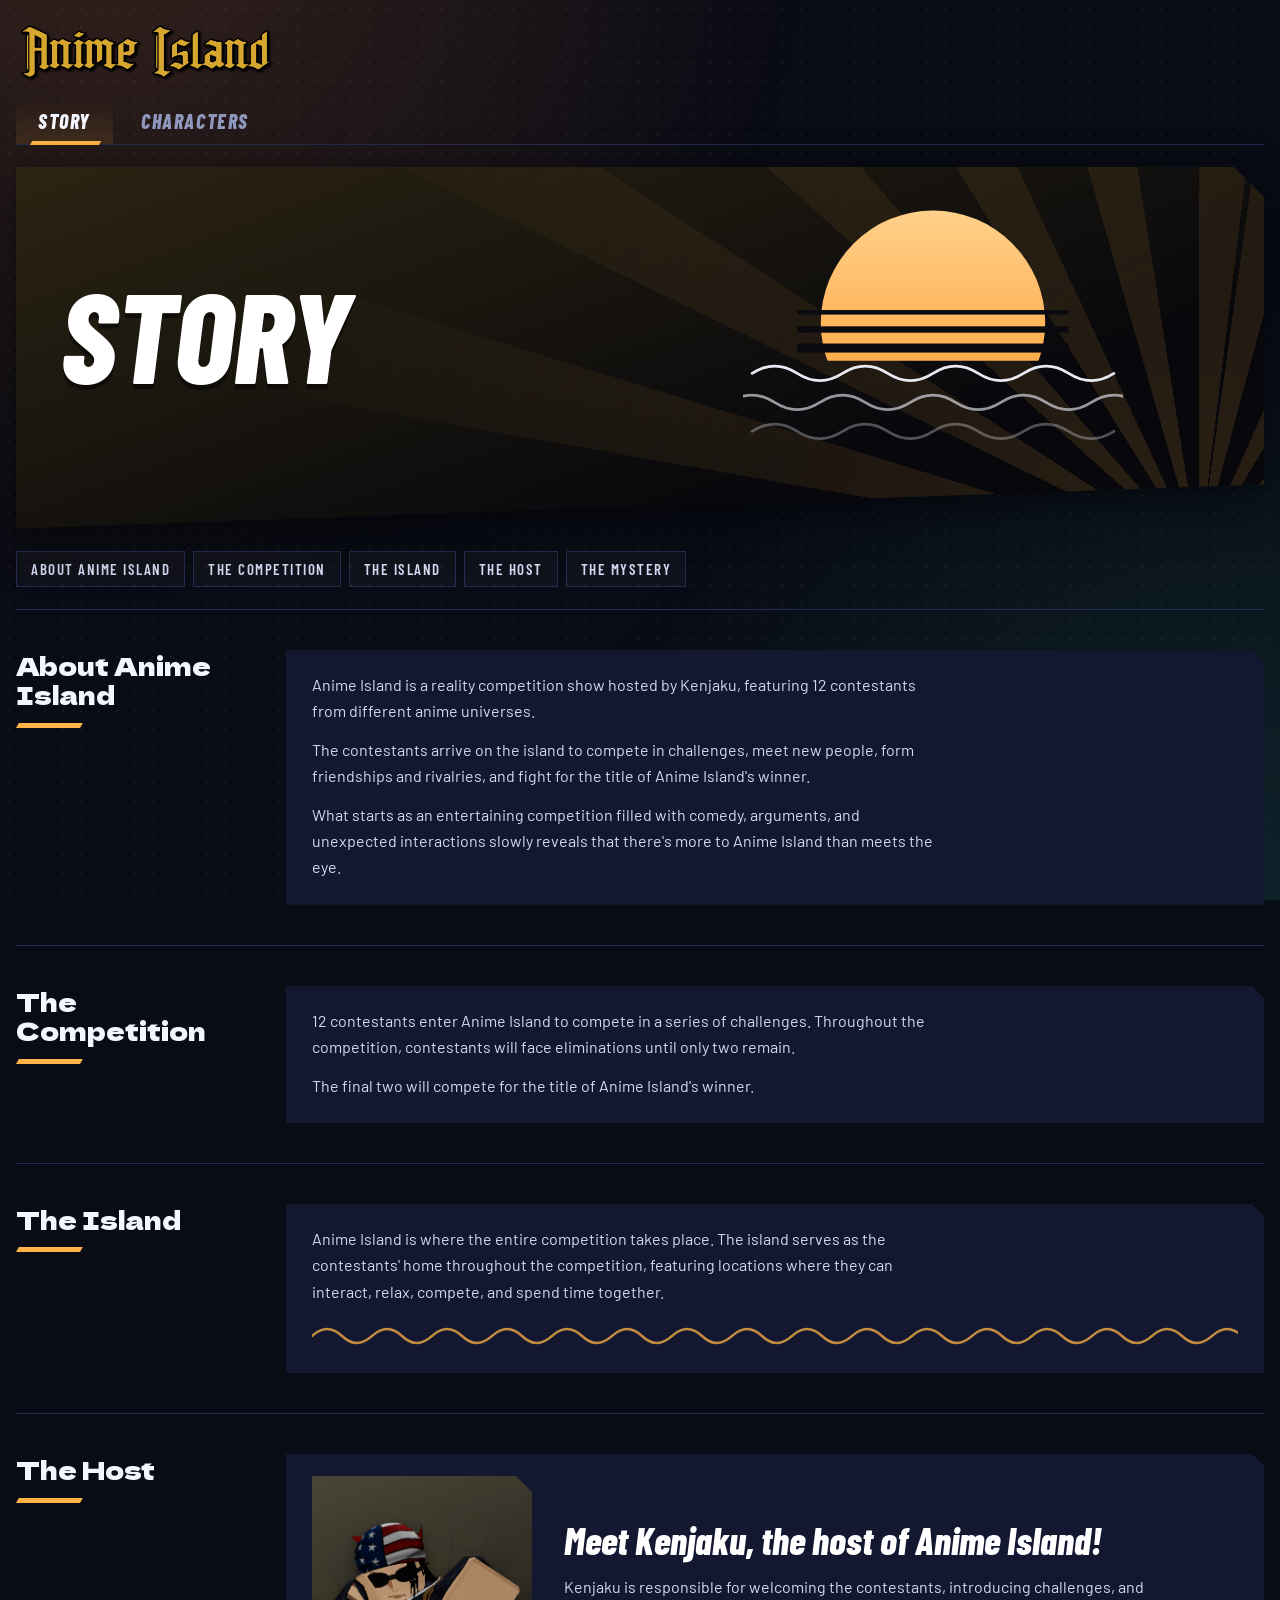
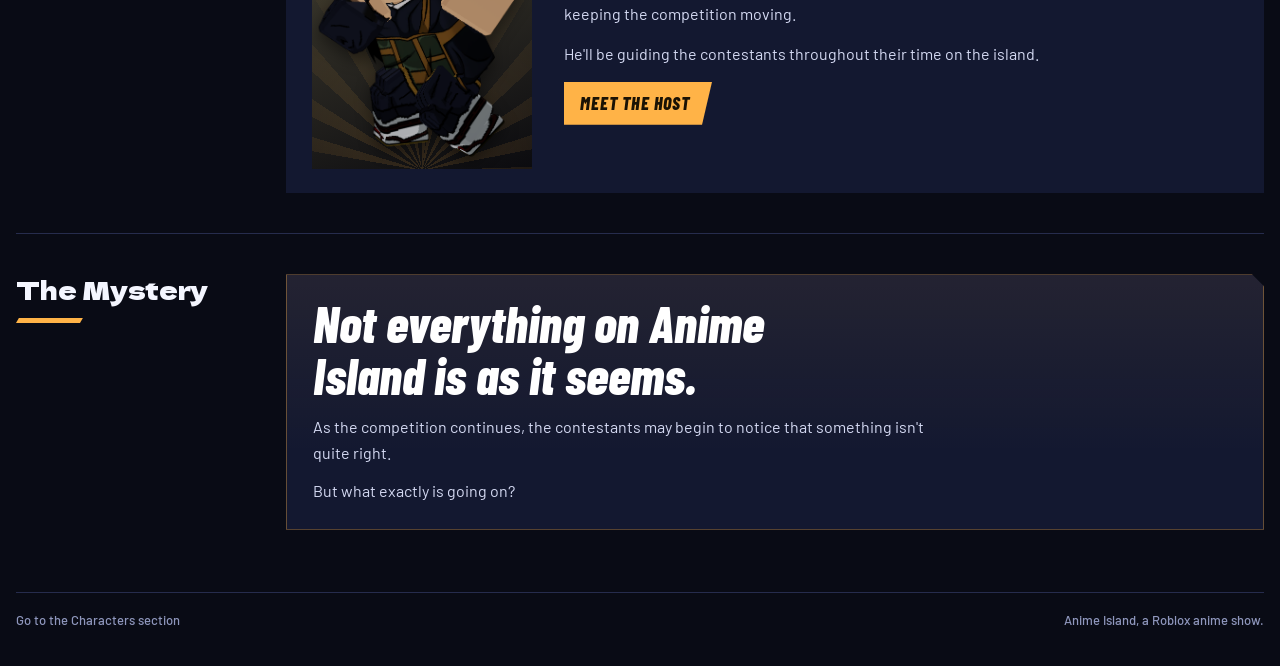
<file: story.html>
<!doctype html>
<html lang="en">
<head>
<meta charset="utf-8">
<meta name="viewport" content="width=device-width, initial-scale=1, viewport-fit=cover">
<title>Story | Anime Island</title>
<link rel="icon" type="image/png" href="images/favicon.png">
<link rel="stylesheet" href="https://fonts.googleapis.com/css2?family=Barlow+Condensed:ital,wght@0,600;1,800&family=Barlow:wght@500;600&family=Dela+Gothic+One&display=swap">
<link rel="stylesheet" href="assets/character.css">
<style>
/* Story page: black, white and gold. Shared header, tabs and section layout come from assets/character.css.
   All story text on this page is supplied by the show's creator. Do not reword it. */
:root { --accent: #ffb347; }

/* ---------- Banner ---------- */
.story-hero-wrap { filter: drop-shadow(0 12px 22px rgba(0, 0, 0, 0.55)); }

.story-hero {
  position: relative;
  display: grid;
  grid-template-columns: minmax(0, 1fr) minmax(0, 1fr);
  min-height: clamp(230px, 22vw, 330px);
  background: linear-gradient(160deg, #2b2412, #08080c 72%);
  overflow: hidden;
  clip-path: polygon(0 0, calc(100% - 30px) 0, 100% 30px, 100% calc(100% - 44px), 0 100%);
}

.story-hero::before {
  content: "";
  position: absolute;
  inset: -30%;
  background: repeating-conic-gradient(from 8deg at 78% 86%, rgba(255, 179, 71, 0.14) 0deg 7deg, transparent 7deg 16deg);
  -webkit-mask-image: radial-gradient(circle at 78% 86%, #000 0%, transparent 62%);
  mask-image: radial-gradient(circle at 78% 86%, #000 0%, transparent 62%);
  pointer-events: none;
}

.story-hero-copy {
  position: relative;
  z-index: 2;
  display: flex;
  align-items: center;
  padding: 36px clamp(20px, 3.4vw, 52px) 64px;
  min-width: 0;
}

.story-title {
  margin: 0;
  font-family: var(--font-name);
  font-style: italic;
  font-weight: 800;
  font-size: clamp(64px, 10vw, 150px);
  line-height: 0.9;
  text-transform: uppercase;
  color: #fff;
  text-shadow: 0 5px 0 rgba(0, 0, 0, 0.5);
}

.story-art {
  position: relative;
  z-index: 1;
  min-width: 0;
  display: flex;
  align-items: flex-end;
  justify-content: center;
  padding: 20px clamp(16px, 3vw, 44px) 52px 0;
}

.story-art svg { width: 100%; max-width: 380px; height: auto; display: block; }

/* ---------- Island ---------- */
.waves {
  height: 26px;
  margin-top: 18px;
  background: url("data:image/svg+xml,%3Csvg xmlns='http://www.w3.org/2000/svg' width='60' height='26' viewBox='0 0 60 26'%3E%3Cpath d='M0 13q15-14 30 0t30 0' fill='none' stroke='%23ffb347' stroke-width='2.4' stroke-linecap='round' opacity='.75'/%3E%3C/svg%3E") repeat-x left center;
}

/* ---------- Host ---------- */
.host-feature {
  display: grid;
  grid-template-columns: minmax(140px, 220px) minmax(0, 1fr);
  gap: 24px 32px;
  align-items: center;
}

.host-pic {
  position: relative;
  aspect-ratio: 250 / 333;
  max-width: 100%;
  background: linear-gradient(160deg, #4a4636, #0b0b0f);
  overflow: hidden;
  clip-path: polygon(0 0, calc(100% - 16px) 0, 100% 16px, 100% 100%, 0 100%);
}

.host-pic::before {
  content: "";
  position: absolute;
  inset: -20%;
  background: repeating-conic-gradient(from 8deg at 50% 86%, rgba(255, 179, 71, 0.14) 0deg 7deg, transparent 7deg 16deg);
  -webkit-mask-image: radial-gradient(circle at 50% 86%, #000 0%, transparent 70%);
  mask-image: radial-gradient(circle at 50% 86%, #000 0%, transparent 70%);
}

.host-pic img {
  position: absolute;
  inset: 0;
  width: 100%;
  height: 100%;
  max-width: none;
  object-fit: contain;
  object-position: 50% 100%;
  filter: drop-shadow(0 6px 8px rgba(0, 0, 0, 0.45));
}

.host-pic.no-render img { display: none; }

.host-pic .ghost-s {
  position: absolute;
  inset: 0 0 8%;
  display: none;
  align-items: center;
  justify-content: center;
}

.host-pic.no-render .ghost-s { display: flex; }
.host-pic .ghost-s svg { width: 56%; height: auto; color: #fff; opacity: 0.16; }

.host-copy { min-width: 0; display: flex; flex-direction: column; align-items: flex-start; gap: 14px; }
.host-copy p { margin: 0; }
.host-copy .lead {
  font-family: var(--font-name);
  font-style: italic;
  font-weight: 800;
  font-size: clamp(26px, 3vw, 38px);
  line-height: 1.05;
  color: #fff;
}

/* ---------- Mystery ---------- */
.mystery {
  border: 1px solid rgba(255, 179, 71, 0.35);
  background:
    linear-gradient(180deg, rgba(255, 179, 71, 0.07), transparent 70%),
    var(--panel);
}

.mystery .quote {
  font-family: var(--font-name);
  font-style: italic;
  font-weight: 800;
  font-size: clamp(30px, 4vw, 52px);
  line-height: 1.02;
  text-wrap: balance;
  color: #fff;
  max-width: 22ch;
}

@media (max-width: 900px) {
  .story-hero { grid-template-columns: minmax(0, 1fr); min-height: 0; }
  .story-hero::before { background: repeating-conic-gradient(from 8deg at 50% 100%, rgba(255, 179, 71, 0.14) 0deg 7deg, transparent 7deg 16deg); -webkit-mask-image: radial-gradient(circle at 50% 100%, #000 0%, transparent 62%); mask-image: radial-gradient(circle at 50% 100%, #000 0%, transparent 62%); }
  .story-hero-copy { padding-bottom: 8px; }
  .story-art { padding: 0 24px 40px; }
  .story-art svg { max-width: 280px; }
}

@media (max-width: 620px) {
  .host-feature { grid-template-columns: minmax(0, 1fr); }
  .host-pic { width: 180px; }
}
</style>
</head>
<body>
<div class="wrap">
  <header class="bar">
    <h1 class="brand">
      <a href="index.html" aria-label="Anime Island, back to the roster"><img src="images/logo.png" alt="Anime Island"></a>
    </h1>
  </header>

  <nav class="tabs" aria-label="Main">
    <a href="story.html" aria-current="page">Story</a>
    <a href="index.html">Characters</a>
  </nav>

  <div class="story-hero-wrap">
    <section class="story-hero" aria-label="Story">
      <div class="story-hero-copy">
        <h2 class="story-title">Story</h2>
      </div>
      <div class="story-art" aria-hidden="true">
        <svg viewBox="0 0 420 320" fill="none">
          <defs>
            <linearGradient id="sun" x1="0" y1="0" x2="0" y2="1">
              <stop offset="0" stop-color="#ffd08a"/>
              <stop offset="1" stop-color="#ff9b2f"/>
            </linearGradient>
            <clipPath id="above"><rect x="0" y="0" width="420" height="192"/></clipPath>
          </defs>
          <g clip-path="url(#above)">
            <circle cx="210" cy="150" r="124" fill="url(#sun)"/>
            <g fill="#0b0a10">
              <rect x="60" y="136" width="300" height="5"/>
              <rect x="60" y="154" width="300" height="7"/>
              <rect x="60" y="173" width="300" height="10"/>
            </g>
          </g>
          <g stroke="#f4f6ff" stroke-width="3" stroke-linecap="round" stroke-linejoin="round">
            <path d="M10 206q25-16 50 0t50 0t50 0t50 0t50 0t50 0t50 0t50 0" opacity="0.95"/>
            <path d="M-15 238q25-16 50 0t50 0t50 0t50 0t50 0t50 0t50 0t50 0t50 0" opacity="0.6"/>
            <path d="M10 270q25-16 50 0t50 0t50 0t50 0t50 0t50 0t50 0t50 0" opacity="0.3"/>
          </g>
        </svg>
      </div>
    </section>
  </div>

  <ul class="jump" aria-label="Sections">
    <li><a href="#about">About Anime Island</a></li>
    <li><a href="#competition">The Competition</a></li>
    <li><a href="#island">The Island</a></li>
    <li><a href="#host">The Host</a></li>
    <li><a href="#mystery">The Mystery</a></li>
  </ul>

  <main class="sections">
    <section class="section" id="about">
      <div class="section-head"><h2>About Anime Island</h2></div>
      <div class="blocks">
        <div class="panel wide">
          <p>Anime Island is a reality competition show hosted by Kenjaku, featuring 12 contestants from different anime universes.</p>
          <p>The contestants arrive on the island to compete in challenges, meet new people, form friendships and rivalries, and fight for the title of Anime Island's winner.</p>
          <p>What starts as an entertaining competition filled with comedy, arguments, and unexpected interactions slowly reveals that there's more to Anime Island than meets the eye.</p>
        </div>
      </div>
    </section>

    <section class="section" id="competition">
      <div class="section-head"><h2>The Competition</h2></div>
      <div class="blocks">
        <div class="panel wide">
          <p>12 contestants enter Anime Island to compete in a series of challenges. Throughout the competition, contestants will face eliminations until only two remain.</p>
          <p>The final two will compete for the title of Anime Island's winner.</p>
        </div>
      </div>
    </section>

    <section class="section" id="island">
      <div class="section-head"><h2>The Island</h2></div>
      <div class="blocks">
        <div class="panel wide">
          <p>Anime Island is where the entire competition takes place. The island serves as the contestants' home throughout the competition, featuring locations where they can interact, relax, compete, and spend time together.</p>
          <div class="waves" aria-hidden="true"></div>
        </div>
      </div>
    </section>

    <section class="section" id="host">
      <div class="section-head"><h2>The Host</h2></div>
      <div class="blocks">
        <div class="panel wide">
          <div class="host-feature">
            <div class="host-pic no-render" id="host-pic">
              <div class="ghost-s"><svg viewBox="0 0 100 120" aria-hidden="true" fill="currentColor"><circle cx="50" cy="34" r="21"/><path d="M6 120c0-26 18-44 44-44s44 18 44 44z"/></svg></div>
              <img alt="Kenjaku" draggable="false">
            </div>
            <div class="host-copy">
              <p class="lead">Meet Kenjaku, the host of Anime Island!</p>
              <p>Kenjaku is responsible for welcoming the contestants, introducing challenges, and keeping the competition moving.</p>
              <p>He'll be guiding the contestants throughout their time on the island.</p>
              <a class="btn" href="characters/kenjaku.html">Meet the host</a>
            </div>
          </div>
        </div>
      </div>
    </section>

    <section class="section" id="mystery">
      <div class="section-head"><h2>The Mystery</h2></div>
      <div class="blocks">
        <div class="panel wide mystery">
          <p class="quote">Not everything on Anime Island is as it seems.</p>
          <p>As the competition continues, the contestants may begin to notice that something isn't quite right.</p>
          <p>But what exactly is going on?</p>
        </div>
      </div>
    </section>
  </main>

  <footer class="foot">
    <a href="index.html">Go to the Characters section</a>
    <span>Anime Island, a Roblox anime show.</span>
  </footer>
</div>

<script>
(function () {
  // Host picture: images/kenjaku.png
  var pic = document.getElementById("host-pic");
  var hi = pic.querySelector("img");
  hi.addEventListener("load", function () { pic.classList.remove("no-render"); });
  hi.addEventListener("error", function () { pic.classList.add("no-render"); });
  hi.src = "images/kenjaku.png";
})();
</script>
</body>
</html>
</file>
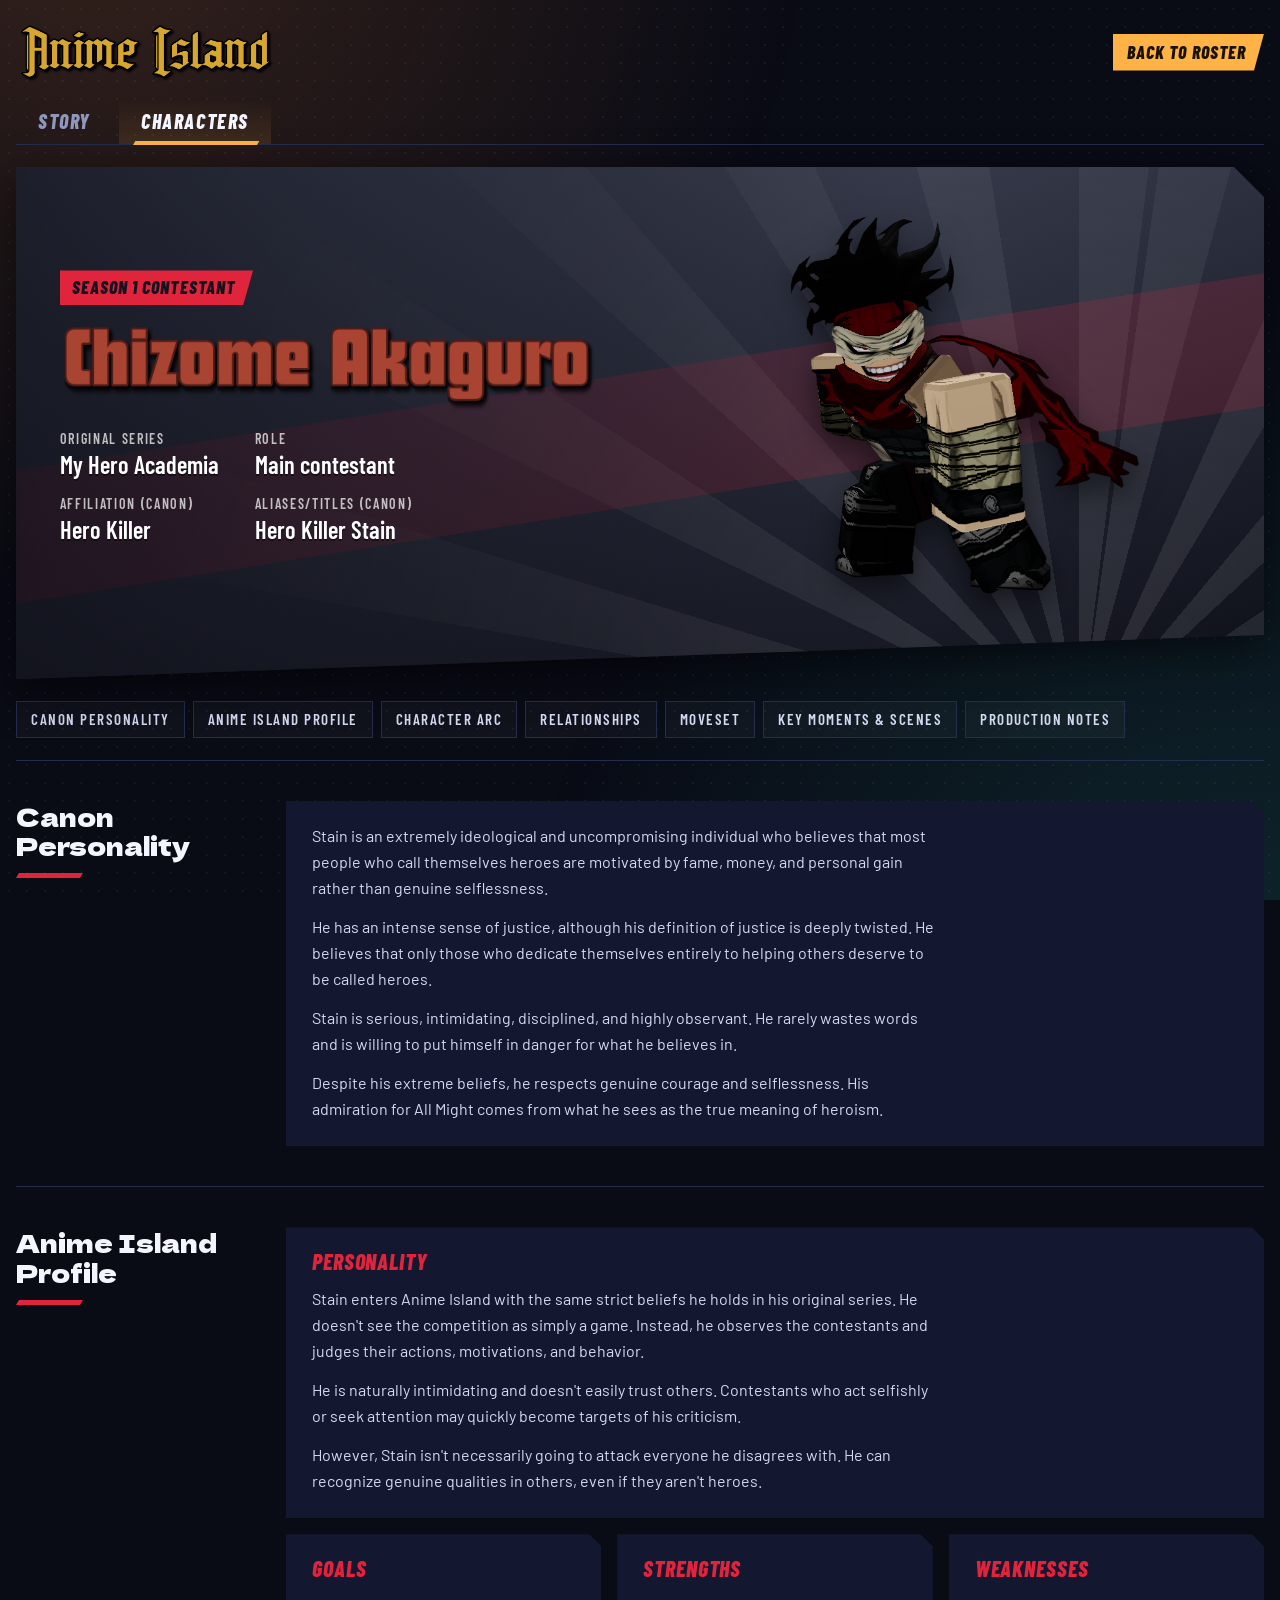
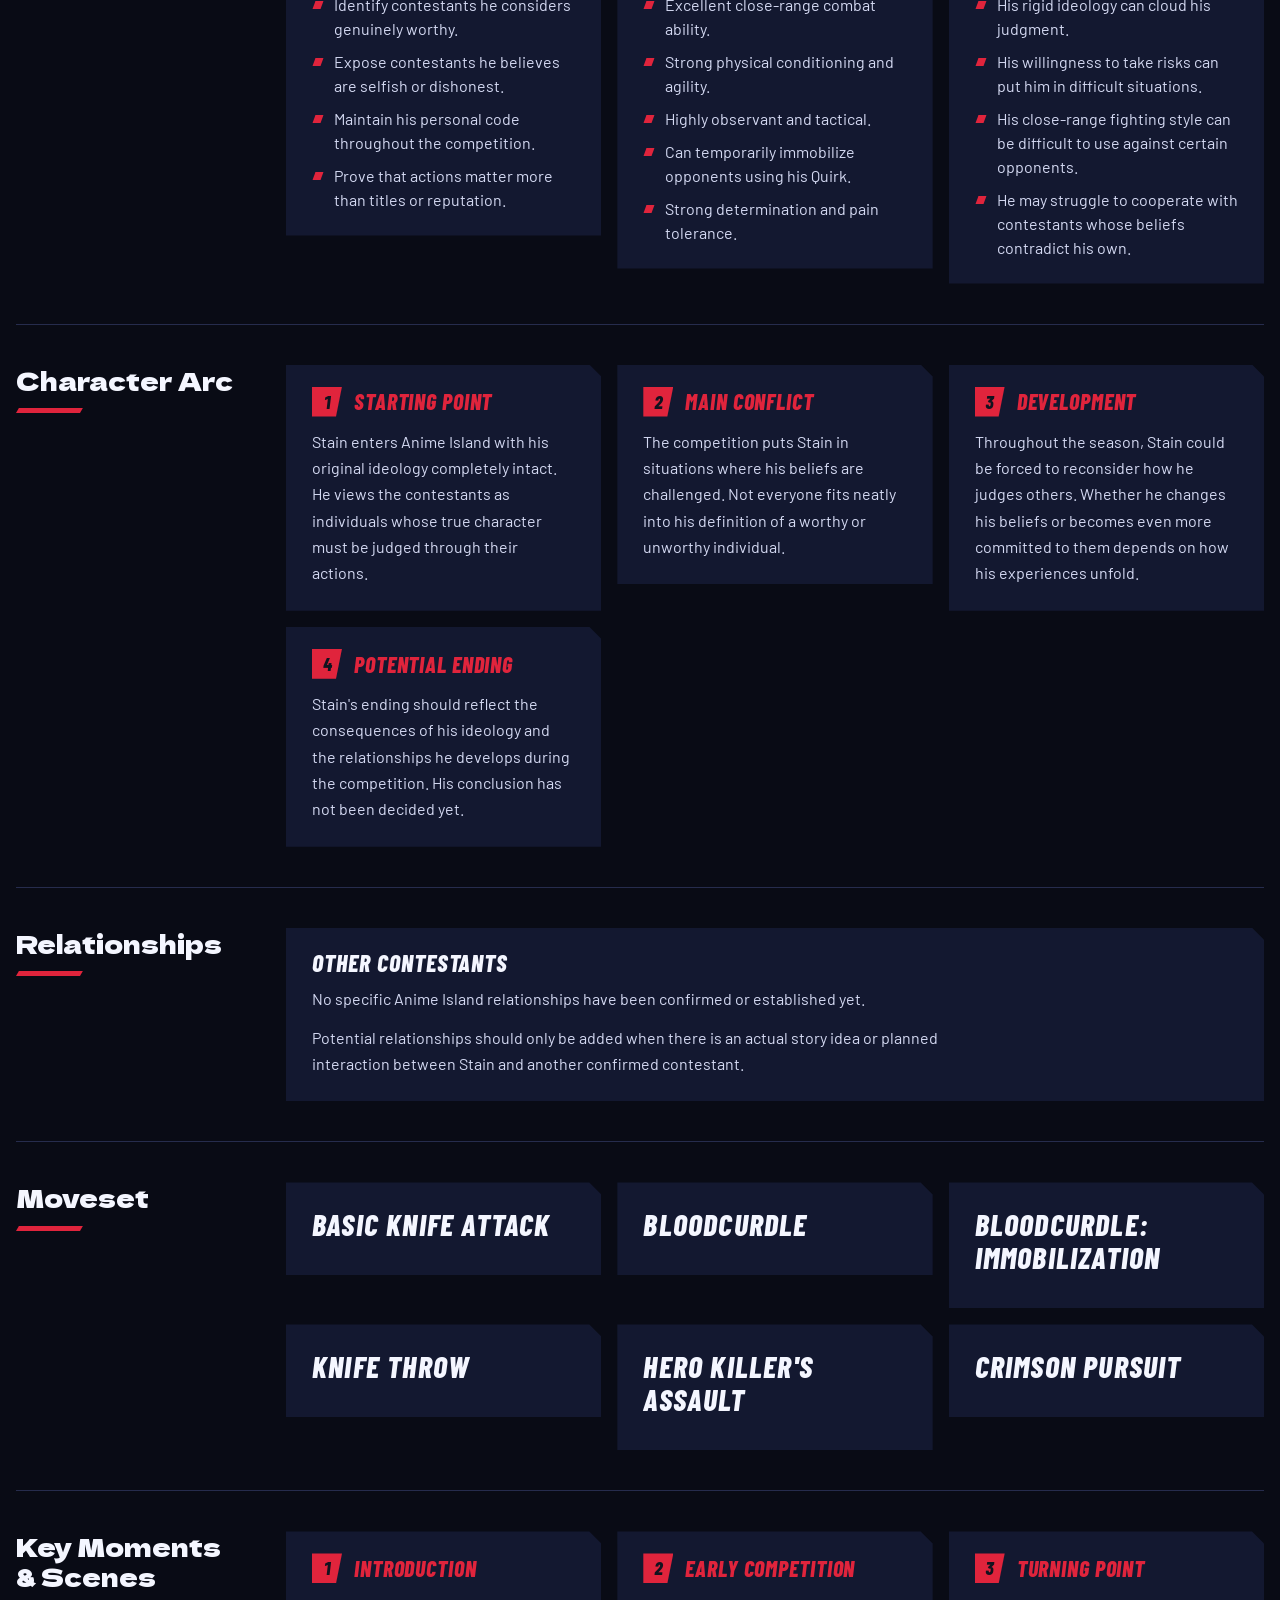
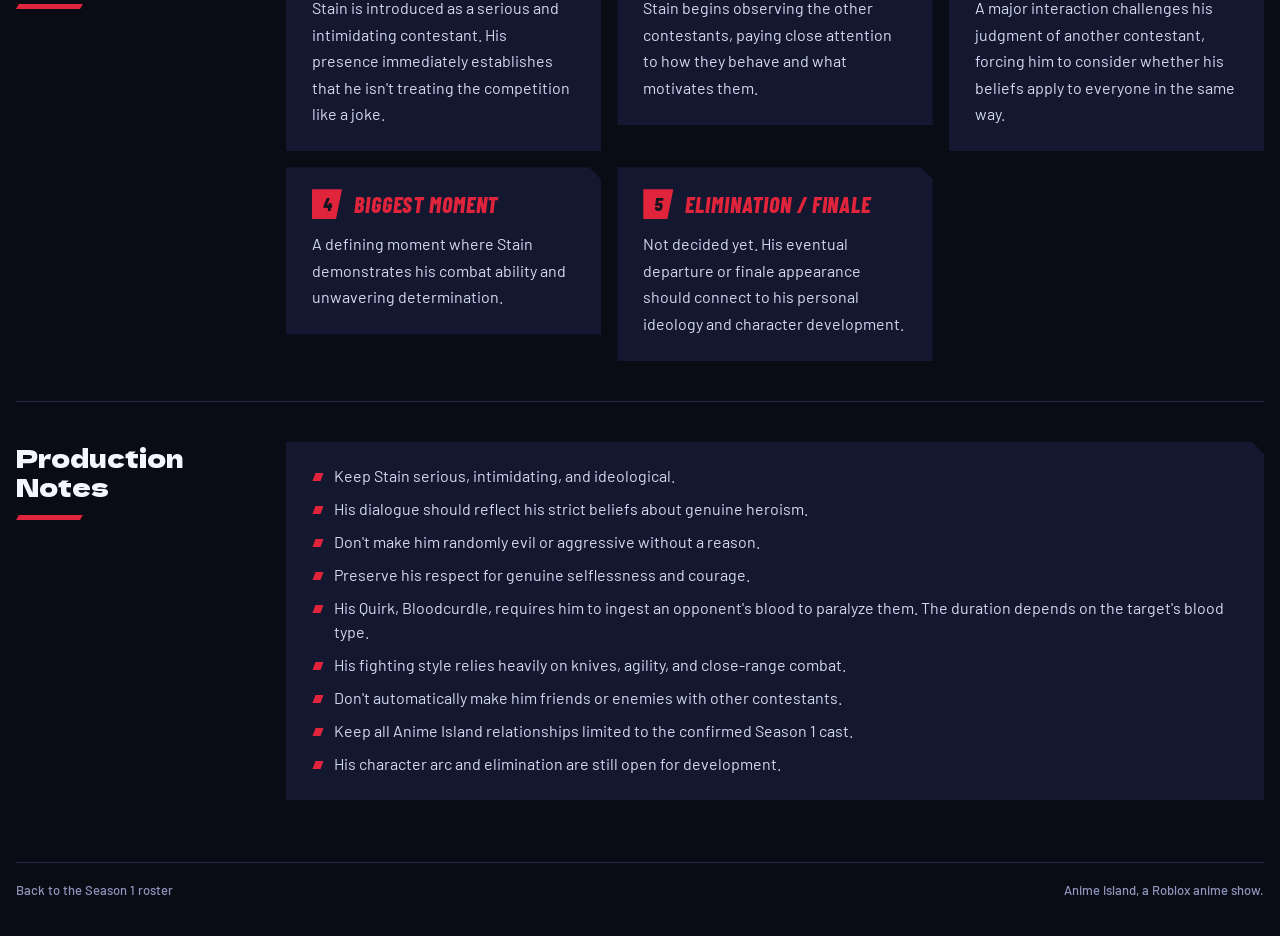
<file: characters/chizome-akaguro.html>
<!doctype html>
<html lang="en">
<head>
<meta charset="utf-8">
<meta name="viewport" content="width=device-width, initial-scale=1, viewport-fit=cover">
<title>Chizome Akaguro (Stain) | Anime Island</title>
<link rel="stylesheet" href="https://fonts.googleapis.com/css2?family=Barlow+Condensed:ital,wght@0,600;1,800&family=Barlow:wght@500;600&family=Dela+Gothic+One&display=swap">
<link rel="stylesheet" href="../assets/character.css">
</head>
<body>
<div id="app" class="wrap"></div>

<script>
/* CHARACTER PAGE DATA: the only part to edit for this character.
   Block types and options are explained at the top of monkey-d-luffy.html.
   Images: ../images/chizome-akaguro.png (render) and ../images/chizome-akaguro-logo.png (optional name logo).
   Colors match this character's roster card.
   Moves: use  slot: 1  for a numbered slot, or  label: "Ultimate"  for a move that isn't a numbered slot.
          Moves with neither (like these) show just the name. */
window.CHARACTER = {
  slug: "chizome-akaguro",
  name: "Chizome Akaguro (Stain)",
  status: "Season 1 Contestant",
  colors: ["#4a4f63", "#0d0f18"],
  accent: "#e0243c",

  facts: [
    { label: "Original Series", value: "My Hero Academia" },
    { label: "Role", value: "Main contestant" },
    { label: "Affiliation (Canon)", value: "Hero Killer" },
    { label: "Aliases/Titles (Canon)", value: "Hero Killer Stain" }
  ],

  sections: [
    {
      id: "personality",
      title: "Canon Personality",
      blocks: [
        {
          type: "text",
          wide: true,
          body: [
            "Stain is an extremely ideological and uncompromising individual who believes that most people who call themselves heroes are motivated by fame, money, and personal gain rather than genuine selflessness.",
            "He has an intense sense of justice, although his definition of justice is deeply twisted. He believes that only those who dedicate themselves entirely to helping others deserve to be called heroes.",
            "Stain is serious, intimidating, disciplined, and highly observant. He rarely wastes words and is willing to put himself in danger for what he believes in.",
            "Despite his extreme beliefs, he respects genuine courage and selflessness. His admiration for All Might comes from what he sees as the true meaning of heroism."
          ]
        }
      ]
    },

    {
      id: "profile",
      title: "Anime Island Profile",
      blocks: [
        {
          type: "text",
          heading: "Personality",
          wide: true,
          body: [
            "Stain enters Anime Island with the same strict beliefs he holds in his original series. He doesn't see the competition as simply a game. Instead, he observes the contestants and judges their actions, motivations, and behavior.",
            "He is naturally intimidating and doesn't easily trust others. Contestants who act selfishly or seek attention may quickly become targets of his criticism.",
            "However, Stain isn't necessarily going to attack everyone he disagrees with. He can recognize genuine qualities in others, even if they aren't heroes."
          ]
        },
        {
          type: "list",
          heading: "Goals",
          items: [
            "Identify contestants he considers genuinely worthy.",
            "Expose contestants he believes are selfish or dishonest.",
            "Maintain his personal code throughout the competition.",
            "Prove that actions matter more than titles or reputation."
          ]
        },
        {
          type: "list",
          heading: "Strengths",
          items: [
            "Excellent close-range combat ability.",
            "Strong physical conditioning and agility.",
            "Highly observant and tactical.",
            "Can temporarily immobilize opponents using his Quirk.",
            "Strong determination and pain tolerance."
          ]
        },
        {
          type: "list",
          heading: "Weaknesses",
          items: [
            "His rigid ideology can cloud his judgment.",
            "His willingness to take risks can put him in difficult situations.",
            "His close-range fighting style can be difficult to use against certain opponents.",
            "He may struggle to cooperate with contestants whose beliefs contradict his own."
          ]
        }
      ]
    },

    {
      id: "arc",
      title: "Character Arc",
      blocks: [
        {
          type: "steps",
          items: [
            {
              heading: "Starting Point",
              body: "Stain enters Anime Island with his original ideology completely intact. He views the contestants as individuals whose true character must be judged through their actions."
            },
            {
              heading: "Main Conflict",
              body: "The competition puts Stain in situations where his beliefs are challenged. Not everyone fits neatly into his definition of a worthy or unworthy individual."
            },
            {
              heading: "Development",
              body: "Throughout the season, Stain could be forced to reconsider how he judges others. Whether he changes his beliefs or becomes even more committed to them depends on how his experiences unfold."
            },
            {
              heading: "Potential Ending",
              body: "Stain's ending should reflect the consequences of his ideology and the relationships he develops during the competition. His conclusion has not been decided yet."
            }
          ]
        }
      ]
    },

    {
      id: "relationships",
      title: "Relationships",
      blocks: [
        {
          type: "relations",
          items: [
            {
              name: "Other Contestants",
              text: [
                "No specific Anime Island relationships have been confirmed or established yet.",
                "Potential relationships should only be added when there is an actual story idea or planned interaction between Stain and another confirmed contestant."
              ]
            }
          ]
        }
      ]
    },

    {
      id: "moveset",
      title: "Moveset",
      blocks: [
        {
          type: "moves",
          items: [
            { name: "Basic Knife Attack" },
            { name: "Bloodcurdle" },
            { name: "Bloodcurdle: Immobilization" },
            { name: "Knife Throw" },
            { name: "Hero Killer's Assault" },
            { name: "Crimson Pursuit" }
          ]
        }
      ]
    },

    {
      id: "moments",
      title: "Key Moments & Scenes",
      blocks: [
        {
          type: "steps",
          items: [
            {
              heading: "Introduction",
              body: "Stain is introduced as a serious and intimidating contestant. His presence immediately establishes that he isn't treating the competition like a joke."
            },
            {
              heading: "Early Competition",
              body: "Stain begins observing the other contestants, paying close attention to how they behave and what motivates them."
            },
            {
              heading: "Turning Point",
              body: "A major interaction challenges his judgment of another contestant, forcing him to consider whether his beliefs apply to everyone in the same way."
            },
            {
              heading: "Biggest Moment",
              body: "A defining moment where Stain demonstrates his combat ability and unwavering determination."
            },
            {
              heading: "Elimination / Finale",
              body: "Not decided yet. His eventual departure or finale appearance should connect to his personal ideology and character development."
            }
          ]
        }
      ]
    },

    {
      id: "production",
      title: "Production Notes",
      blocks: [
        {
          type: "list",
          wide: true,
          items: [
            "Keep Stain serious, intimidating, and ideological.",
            "His dialogue should reflect his strict beliefs about genuine heroism.",
            "Don't make him randomly evil or aggressive without a reason.",
            "Preserve his respect for genuine selflessness and courage.",
            "His Quirk, Bloodcurdle, requires him to ingest an opponent's blood to paralyze them. The duration depends on the target's blood type.",
            "His fighting style relies heavily on knives, agility, and close-range combat.",
            "Don't automatically make him friends or enemies with other contestants.",
            "Keep all Anime Island relationships limited to the confirmed Season 1 cast.",
            "His character arc and elimination are still open for development."
          ]
        }
      ]
    }
  ]
};
</script>
<script src="../assets/character.js"></script>
</body>
</html>
</file>
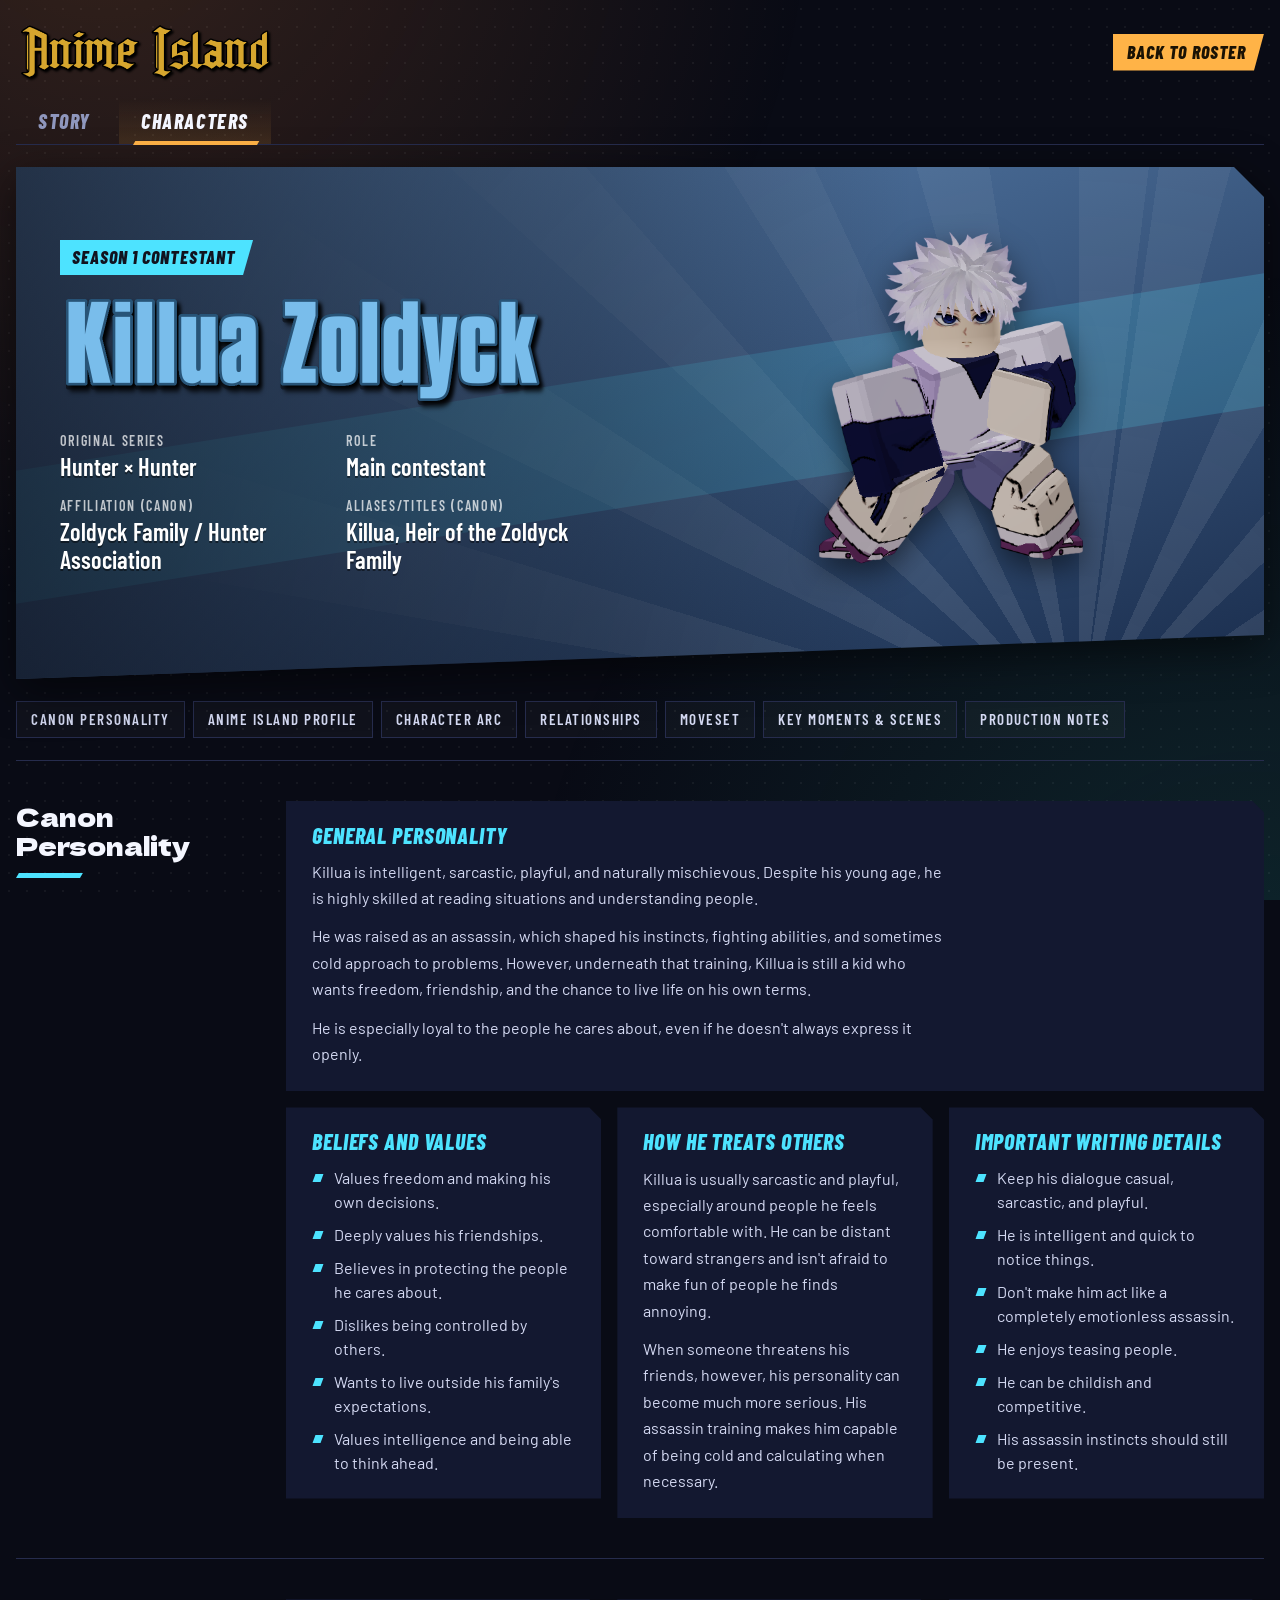
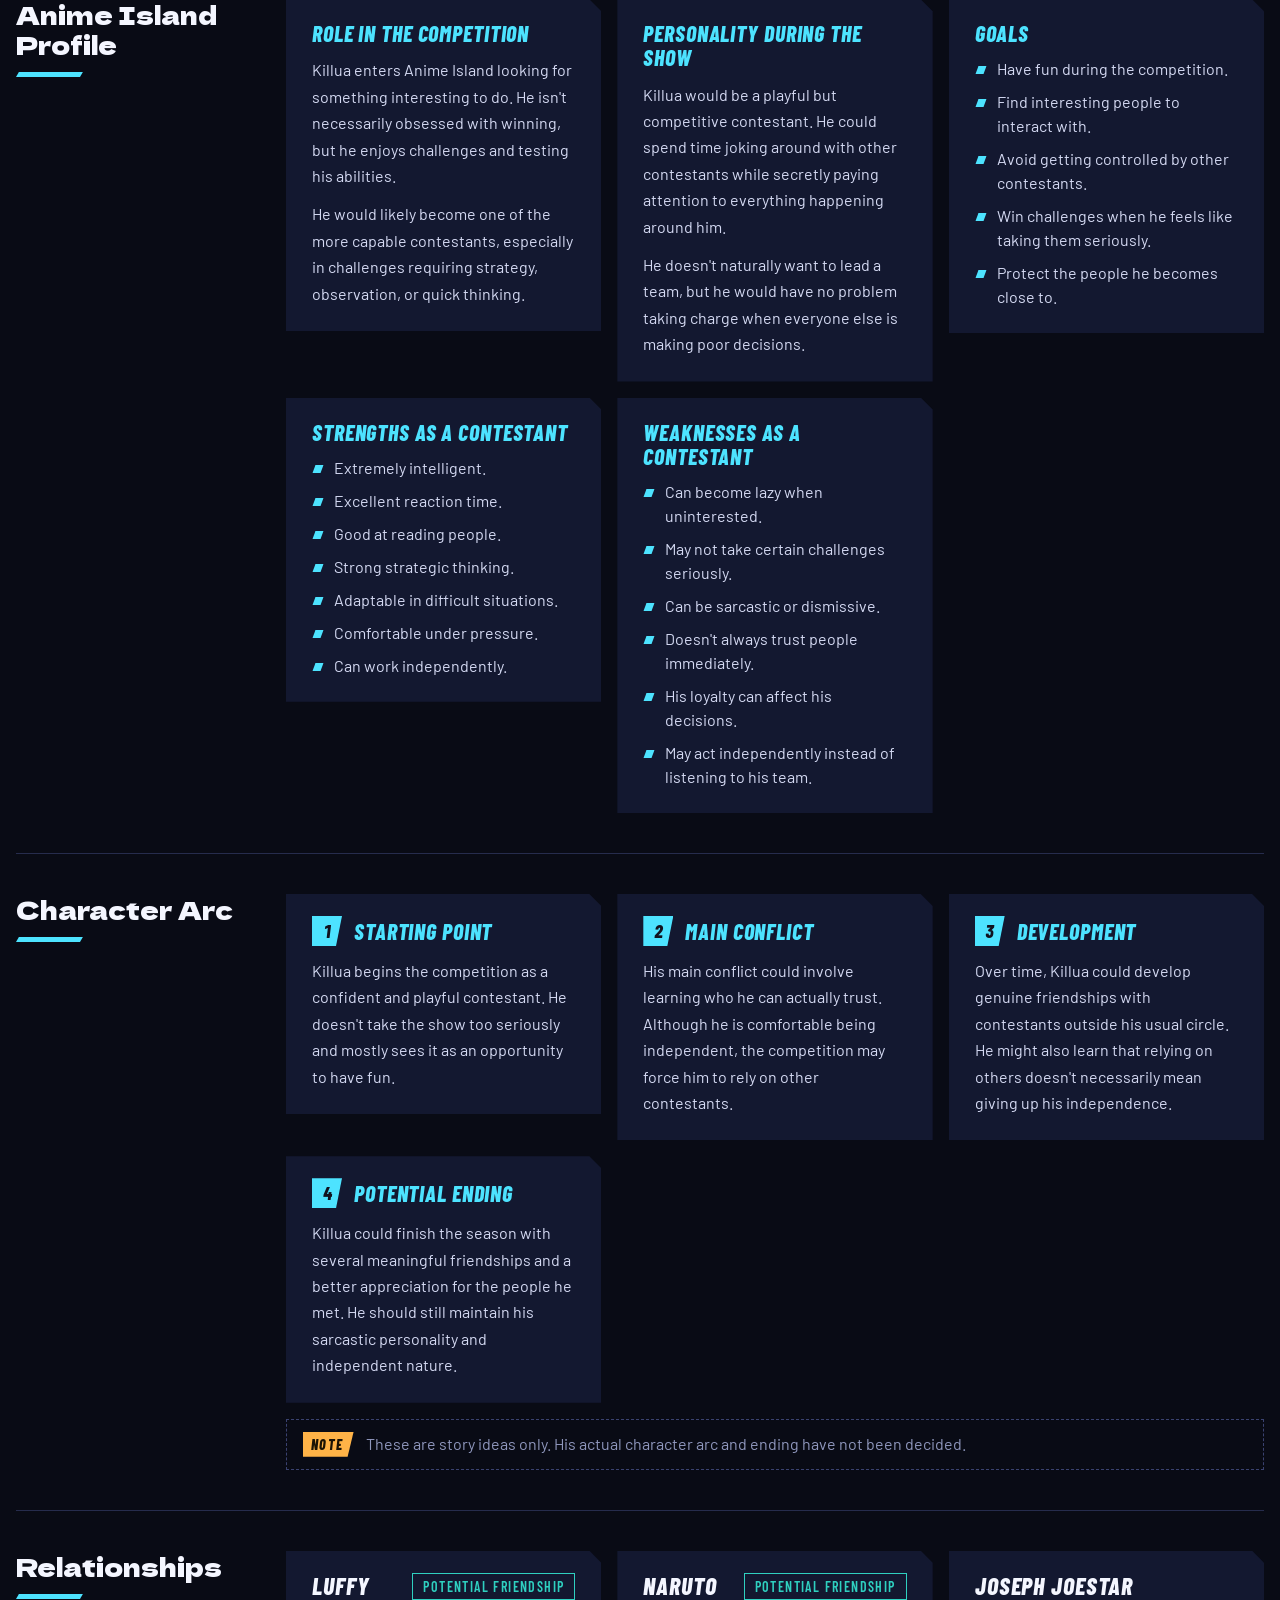
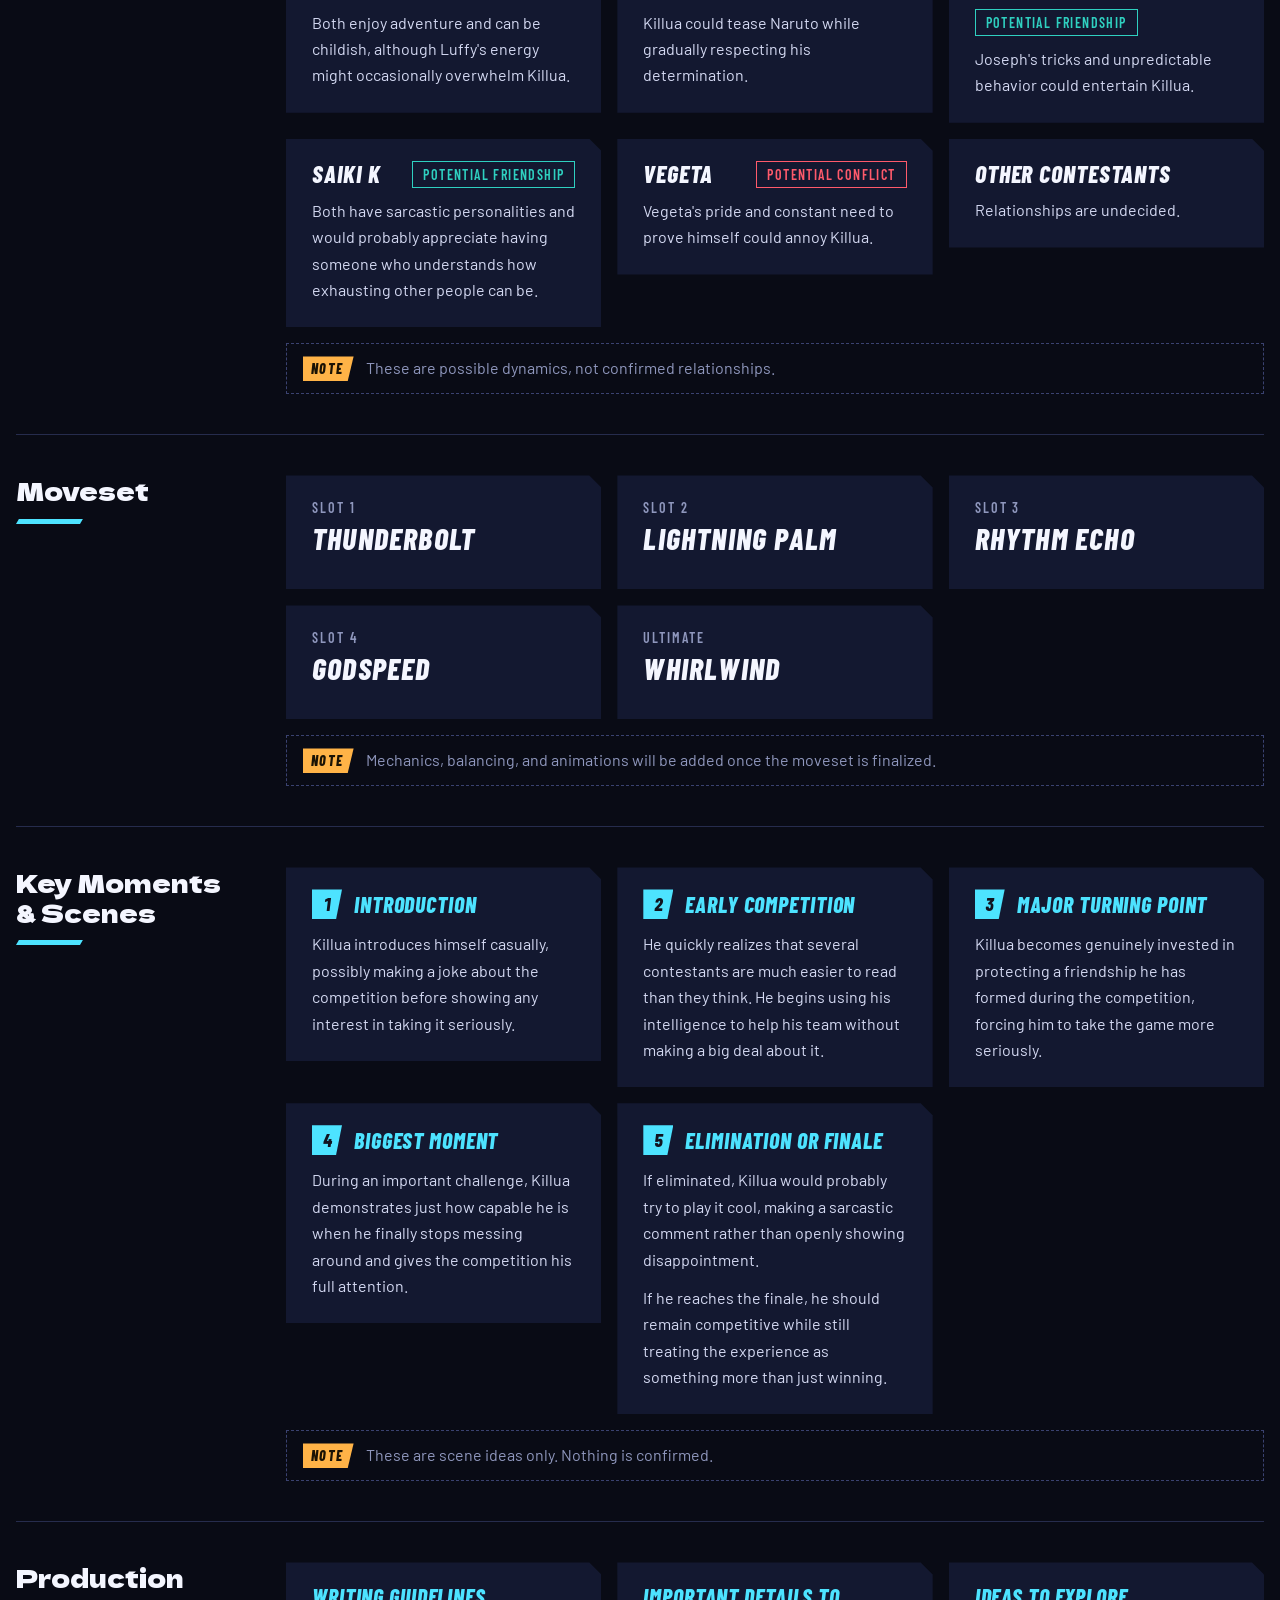
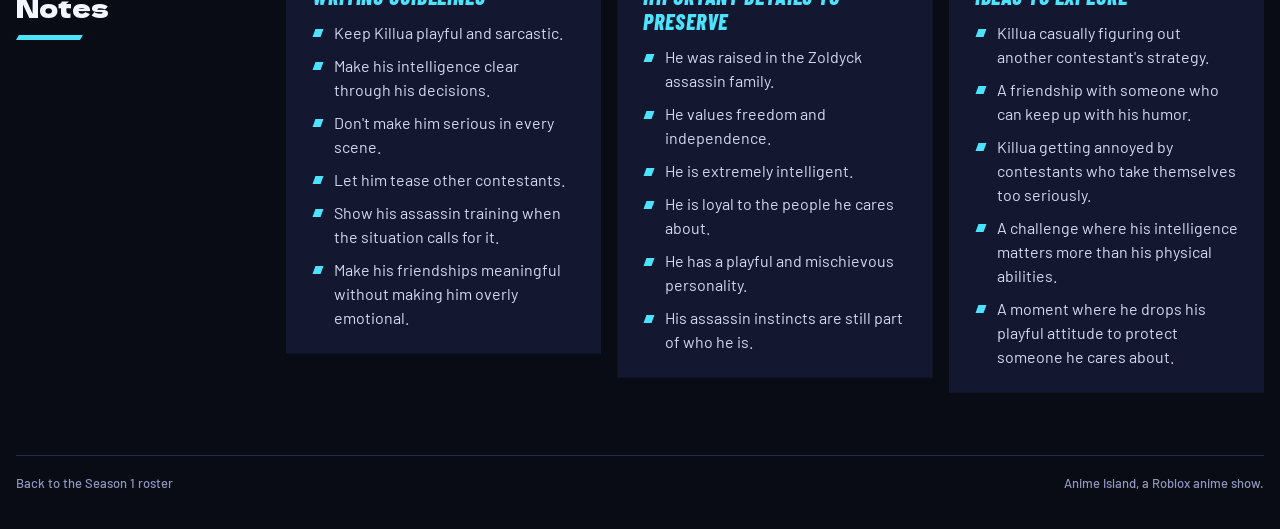
<file: characters/killua-zoldyck.html>
<!doctype html>
<html lang="en">
<head>
<meta charset="utf-8">
<meta name="viewport" content="width=device-width, initial-scale=1, viewport-fit=cover">
<title>Killua Zoldyck | Anime Island</title>
<link rel="stylesheet" href="https://fonts.googleapis.com/css2?family=Barlow+Condensed:ital,wght@0,600;1,800&family=Barlow:wght@500;600&family=Dela+Gothic+One&display=swap">
<link rel="stylesheet" href="../assets/character.css">
</head>
<body>
<div id="app" class="wrap"></div>

<script>
/* CHARACTER PAGE DATA: the only part to edit for this character.
   Block types and options are explained at the top of monkey-d-luffy.html.
   Images: ../images/killua-zoldyck.png (render) and ../images/killua-zoldyck-logo.png (optional name logo).
   Colors match this character's roster card.
   Moves: use  slot: 1  for a numbered slot, or  label: "Ultimate"  for a move that isn't a numbered slot. */
window.CHARACTER = {
  "slug": "killua-zoldyck",
  "name": "Killua Zoldyck",
  "status": "Season 1 Contestant",
  "colors": [
    "#5d86b5",
    "#1a2d4d"
  ],
  "accent": "#4de3ff",
  "facts": [
    {
      "label": "Original Series",
      "value": "Hunter × Hunter"
    },
    {
      "label": "Role",
      "value": "Main contestant"
    },
    {
      "label": "Affiliation (Canon)",
      "value": "Zoldyck Family / Hunter Association"
    },
    {
      "label": "Aliases/Titles (Canon)",
      "value": [
        "Killua",
        "Heir of the Zoldyck Family"
      ]
    }
  ],
  "sections": [
    {
      "id": "personality",
      "title": "Canon Personality",
      "blocks": [
        {
          "type": "text",
          "heading": "General Personality",
          "body": [
            "Killua is intelligent, sarcastic, playful, and naturally mischievous. Despite his young age, he is highly skilled at reading situations and understanding people.",
            "He was raised as an assassin, which shaped his instincts, fighting abilities, and sometimes cold approach to problems. However, underneath that training, Killua is still a kid who wants freedom, friendship, and the chance to live life on his own terms.",
            "He is especially loyal to the people he cares about, even if he doesn't always express it openly."
          ],
          "wide": true
        },
        {
          "type": "list",
          "heading": "Beliefs and Values",
          "items": [
            "Values freedom and making his own decisions.",
            "Deeply values his friendships.",
            "Believes in protecting the people he cares about.",
            "Dislikes being controlled by others.",
            "Wants to live outside his family's expectations.",
            "Values intelligence and being able to think ahead."
          ]
        },
        {
          "type": "text",
          "heading": "How He Treats Others",
          "body": [
            "Killua is usually sarcastic and playful, especially around people he feels comfortable with. He can be distant toward strangers and isn't afraid to make fun of people he finds annoying.",
            "When someone threatens his friends, however, his personality can become much more serious. His assassin training makes him capable of being cold and calculating when necessary."
          ]
        },
        {
          "type": "list",
          "heading": "Important Writing Details",
          "items": [
            "Keep his dialogue casual, sarcastic, and playful.",
            "He is intelligent and quick to notice things.",
            "Don't make him act like a completely emotionless assassin.",
            "He enjoys teasing people.",
            "He can be childish and competitive.",
            "His assassin instincts should still be present."
          ]
        }
      ]
    },
    {
      "id": "profile",
      "title": "Anime Island Profile",
      "blocks": [
        {
          "type": "text",
          "heading": "Role in the Competition",
          "body": [
            "Killua enters Anime Island looking for something interesting to do. He isn't necessarily obsessed with winning, but he enjoys challenges and testing his abilities.",
            "He would likely become one of the more capable contestants, especially in challenges requiring strategy, observation, or quick thinking."
          ]
        },
        {
          "type": "text",
          "heading": "Personality During the Show",
          "body": [
            "Killua would be a playful but competitive contestant. He could spend time joking around with other contestants while secretly paying attention to everything happening around him.",
            "He doesn't naturally want to lead a team, but he would have no problem taking charge when everyone else is making poor decisions."
          ]
        },
        {
          "type": "list",
          "heading": "Goals",
          "items": [
            "Have fun during the competition.",
            "Find interesting people to interact with.",
            "Avoid getting controlled by other contestants.",
            "Win challenges when he feels like taking them seriously.",
            "Protect the people he becomes close to."
          ]
        },
        {
          "type": "list",
          "heading": "Strengths as a Contestant",
          "items": [
            "Extremely intelligent.",
            "Excellent reaction time.",
            "Good at reading people.",
            "Strong strategic thinking.",
            "Adaptable in difficult situations.",
            "Comfortable under pressure.",
            "Can work independently."
          ]
        },
        {
          "type": "list",
          "heading": "Weaknesses as a Contestant",
          "items": [
            "Can become lazy when uninterested.",
            "May not take certain challenges seriously.",
            "Can be sarcastic or dismissive.",
            "Doesn't always trust people immediately.",
            "His loyalty can affect his decisions.",
            "May act independently instead of listening to his team."
          ]
        }
      ]
    },
    {
      "id": "arc",
      "title": "Character Arc",
      "blocks": [
        {
          "type": "steps",
          "items": [
            {
              "heading": "Starting Point",
              "body": "Killua begins the competition as a confident and playful contestant. He doesn't take the show too seriously and mostly sees it as an opportunity to have fun."
            },
            {
              "heading": "Main Conflict",
              "body": "His main conflict could involve learning who he can actually trust. Although he is comfortable being independent, the competition may force him to rely on other contestants."
            },
            {
              "heading": "Development",
              "body": "Over time, Killua could develop genuine friendships with contestants outside his usual circle. He might also learn that relying on others doesn't necessarily mean giving up his independence."
            },
            {
              "heading": "Potential Ending",
              "body": "Killua could finish the season with several meaningful friendships and a better appreciation for the people he met. He should still maintain his sarcastic personality and independent nature."
            }
          ]
        },
        {
          "type": "note",
          "label": "Note",
          "text": "These are story ideas only. His actual character arc and ending have not been decided."
        }
      ]
    },
    {
      "id": "relationships",
      "title": "Relationships",
      "blocks": [
        {
          "type": "relations",
          "items": [
            {
              "name": "Luffy",
              "tag": "Potential friendship",
              "tone": "friendly",
              "text": "Both enjoy adventure and can be childish, although Luffy's energy might occasionally overwhelm Killua."
            },
            {
              "name": "Naruto",
              "tag": "Potential friendship",
              "tone": "friendly",
              "text": "Killua could tease Naruto while gradually respecting his determination."
            },
            {
              "name": "Joseph Joestar",
              "tag": "Potential friendship",
              "tone": "friendly",
              "text": "Joseph's tricks and unpredictable behavior could entertain Killua."
            },
            {
              "name": "Saiki K",
              "tag": "Potential friendship",
              "tone": "friendly",
              "text": "Both have sarcastic personalities and would probably appreciate having someone who understands how exhausting other people can be."
            },
            {
              "name": "Vegeta",
              "tag": "Potential conflict",
              "tone": "conflict",
              "text": "Vegeta's pride and constant need to prove himself could annoy Killua."
            },
            {
              "name": "Other contestants",
              "text": "Relationships are undecided."
            }
          ]
        },
        {
          "type": "note",
          "label": "Note",
          "text": "These are possible dynamics, not confirmed relationships."
        }
      ]
    },
    {
      "id": "moveset",
      "title": "Moveset",
      "blocks": [
        {
          "type": "moves",
          "items": [
            {
              "slot": 1,
              "name": "Thunderbolt"
            },
            {
              "slot": 2,
              "name": "Lightning Palm"
            },
            {
              "slot": 3,
              "name": "Rhythm Echo"
            },
            {
              "slot": 4,
              "name": "Godspeed"
            },
            {
              "label": "Ultimate",
              "name": "Whirlwind"
            }
          ]
        },
        {
          "type": "note",
          "label": "Note",
          "text": "Mechanics, balancing, and animations will be added once the moveset is finalized."
        }
      ]
    },
    {
      "id": "moments",
      "title": "Key Moments & Scenes",
      "blocks": [
        {
          "type": "steps",
          "items": [
            {
              "heading": "Introduction",
              "body": "Killua introduces himself casually, possibly making a joke about the competition before showing any interest in taking it seriously."
            },
            {
              "heading": "Early Competition",
              "body": "He quickly realizes that several contestants are much easier to read than they think. He begins using his intelligence to help his team without making a big deal about it."
            },
            {
              "heading": "Major Turning Point",
              "body": "Killua becomes genuinely invested in protecting a friendship he has formed during the competition, forcing him to take the game more seriously."
            },
            {
              "heading": "Biggest Moment",
              "body": "During an important challenge, Killua demonstrates just how capable he is when he finally stops messing around and gives the competition his full attention."
            },
            {
              "heading": "Elimination or Finale",
              "body": [
                "If eliminated, Killua would probably try to play it cool, making a sarcastic comment rather than openly showing disappointment.",
                "If he reaches the finale, he should remain competitive while still treating the experience as something more than just winning."
              ]
            }
          ]
        },
        {
          "type": "note",
          "label": "Note",
          "text": "These are scene ideas only. Nothing is confirmed."
        }
      ]
    },
    {
      "id": "production",
      "title": "Production Notes",
      "blocks": [
        {
          "type": "list",
          "heading": "Writing Guidelines",
          "items": [
            "Keep Killua playful and sarcastic.",
            "Make his intelligence clear through his decisions.",
            "Don't make him serious in every scene.",
            "Let him tease other contestants.",
            "Show his assassin training when the situation calls for it.",
            "Make his friendships meaningful without making him overly emotional."
          ]
        },
        {
          "type": "list",
          "heading": "Important Details to Preserve",
          "items": [
            "He was raised in the Zoldyck assassin family.",
            "He values freedom and independence.",
            "He is extremely intelligent.",
            "He is loyal to the people he cares about.",
            "He has a playful and mischievous personality.",
            "His assassin instincts are still part of who he is."
          ]
        },
        {
          "type": "list",
          "heading": "Ideas to Explore",
          "items": [
            "Killua casually figuring out another contestant's strategy.",
            "A friendship with someone who can keep up with his humor.",
            "Killua getting annoyed by contestants who take themselves too seriously.",
            "A challenge where his intelligence matters more than his physical abilities.",
            "A moment where he drops his playful attitude to protect someone he cares about."
          ]
        }
      ]
    }
  ]
};
</script>
<script src="../assets/character.js"></script>
</body>
</html>
</file>
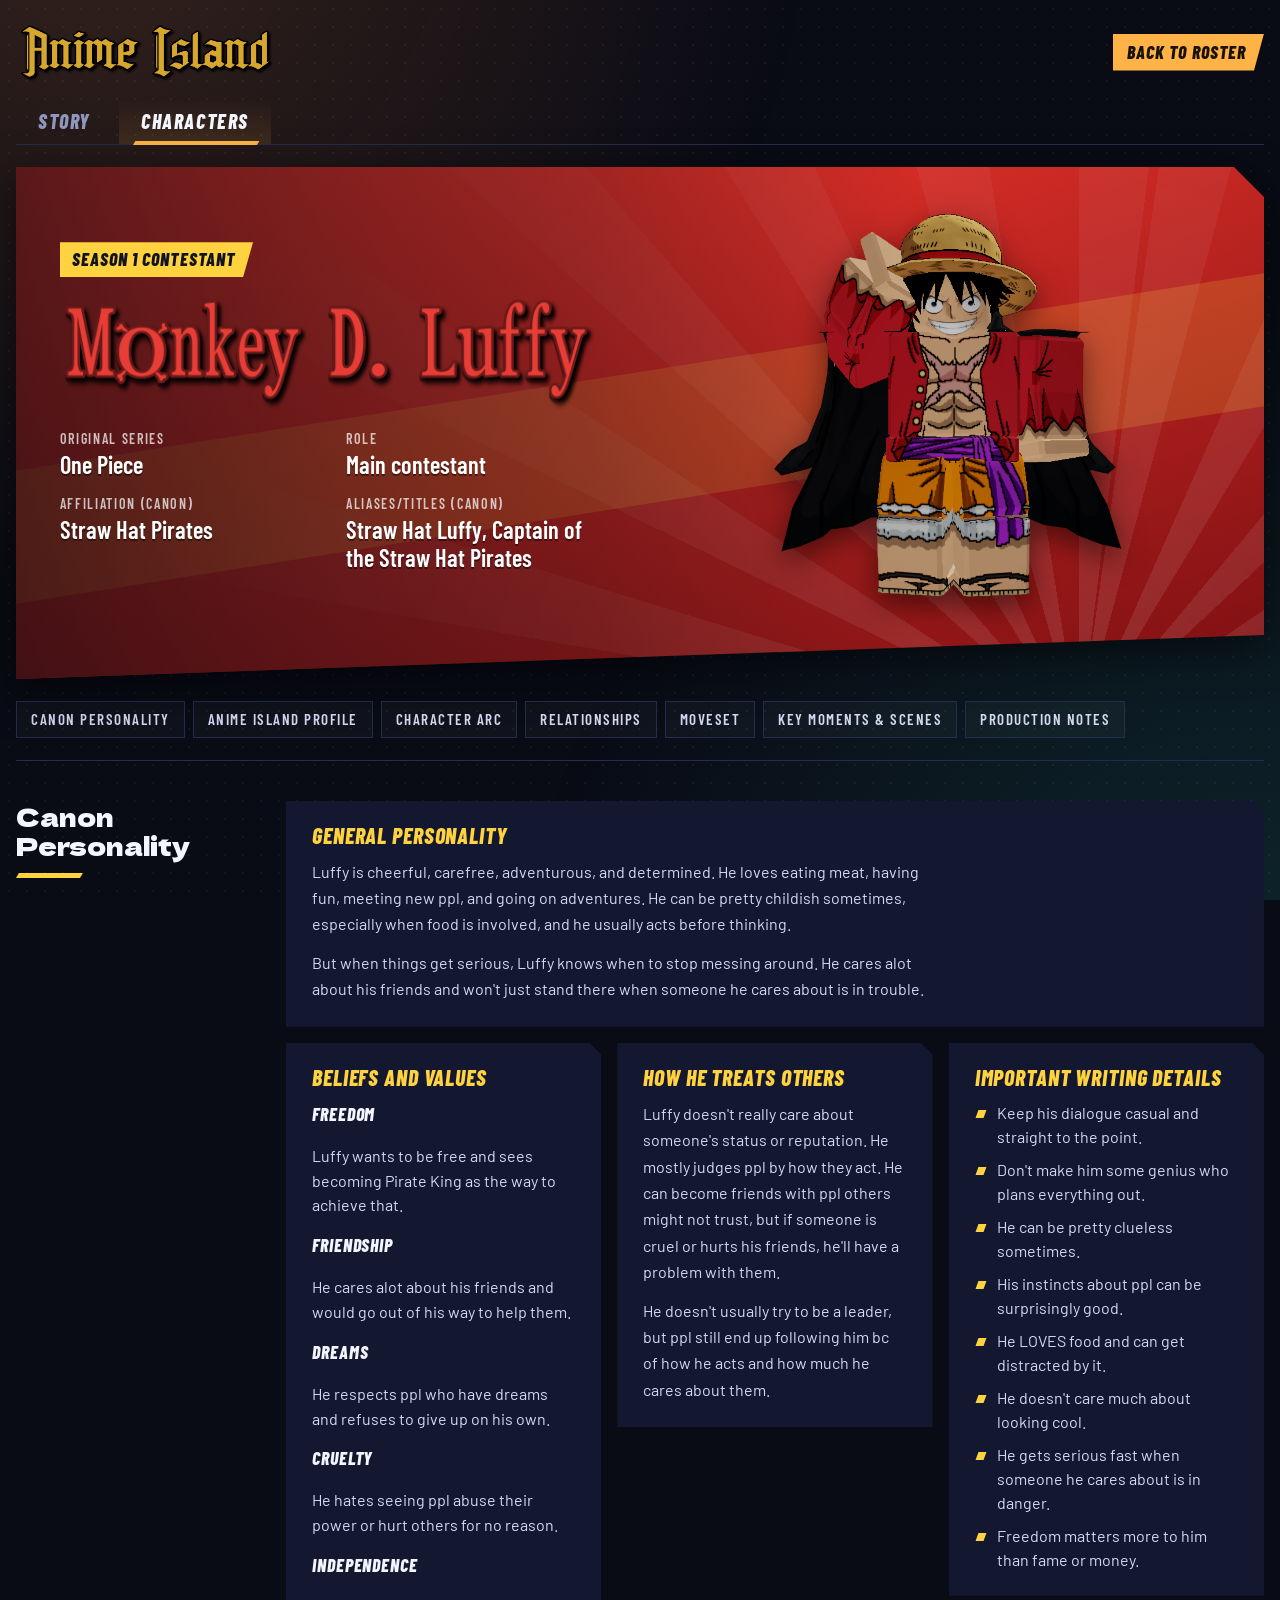
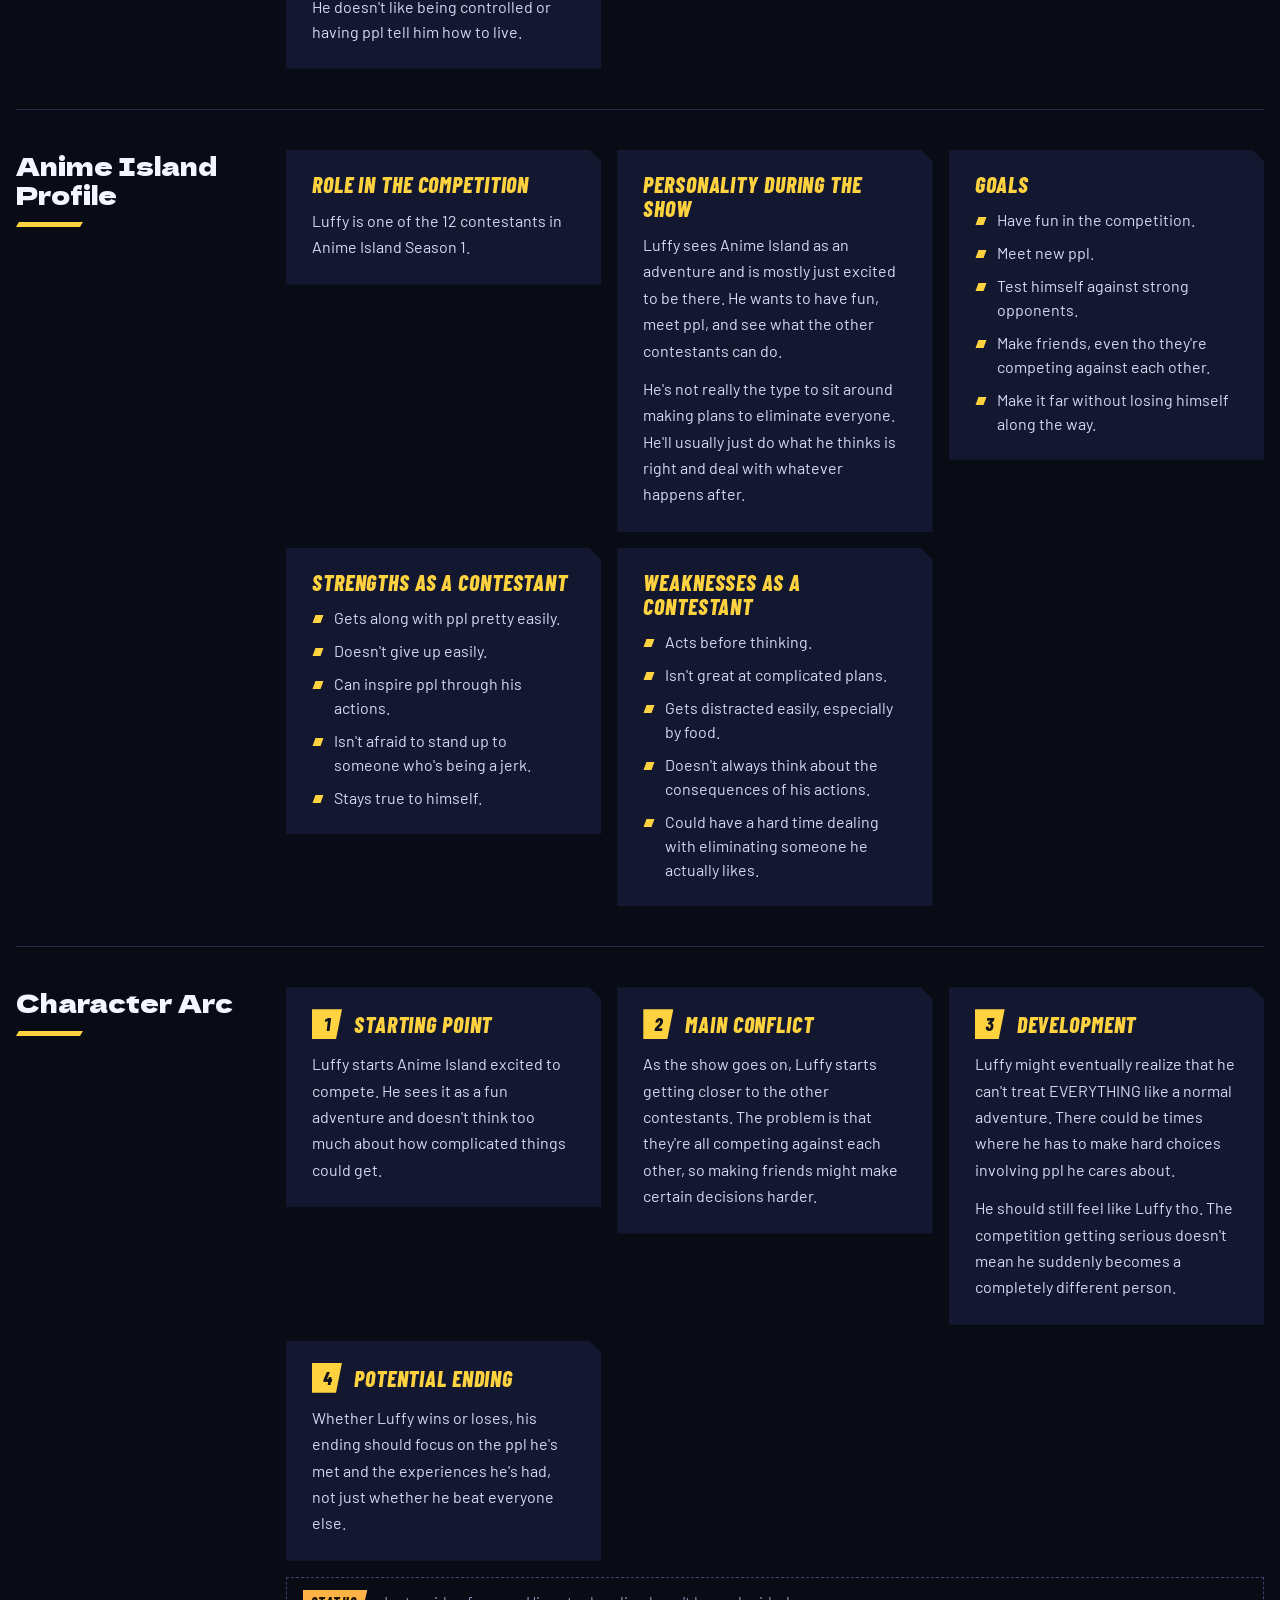
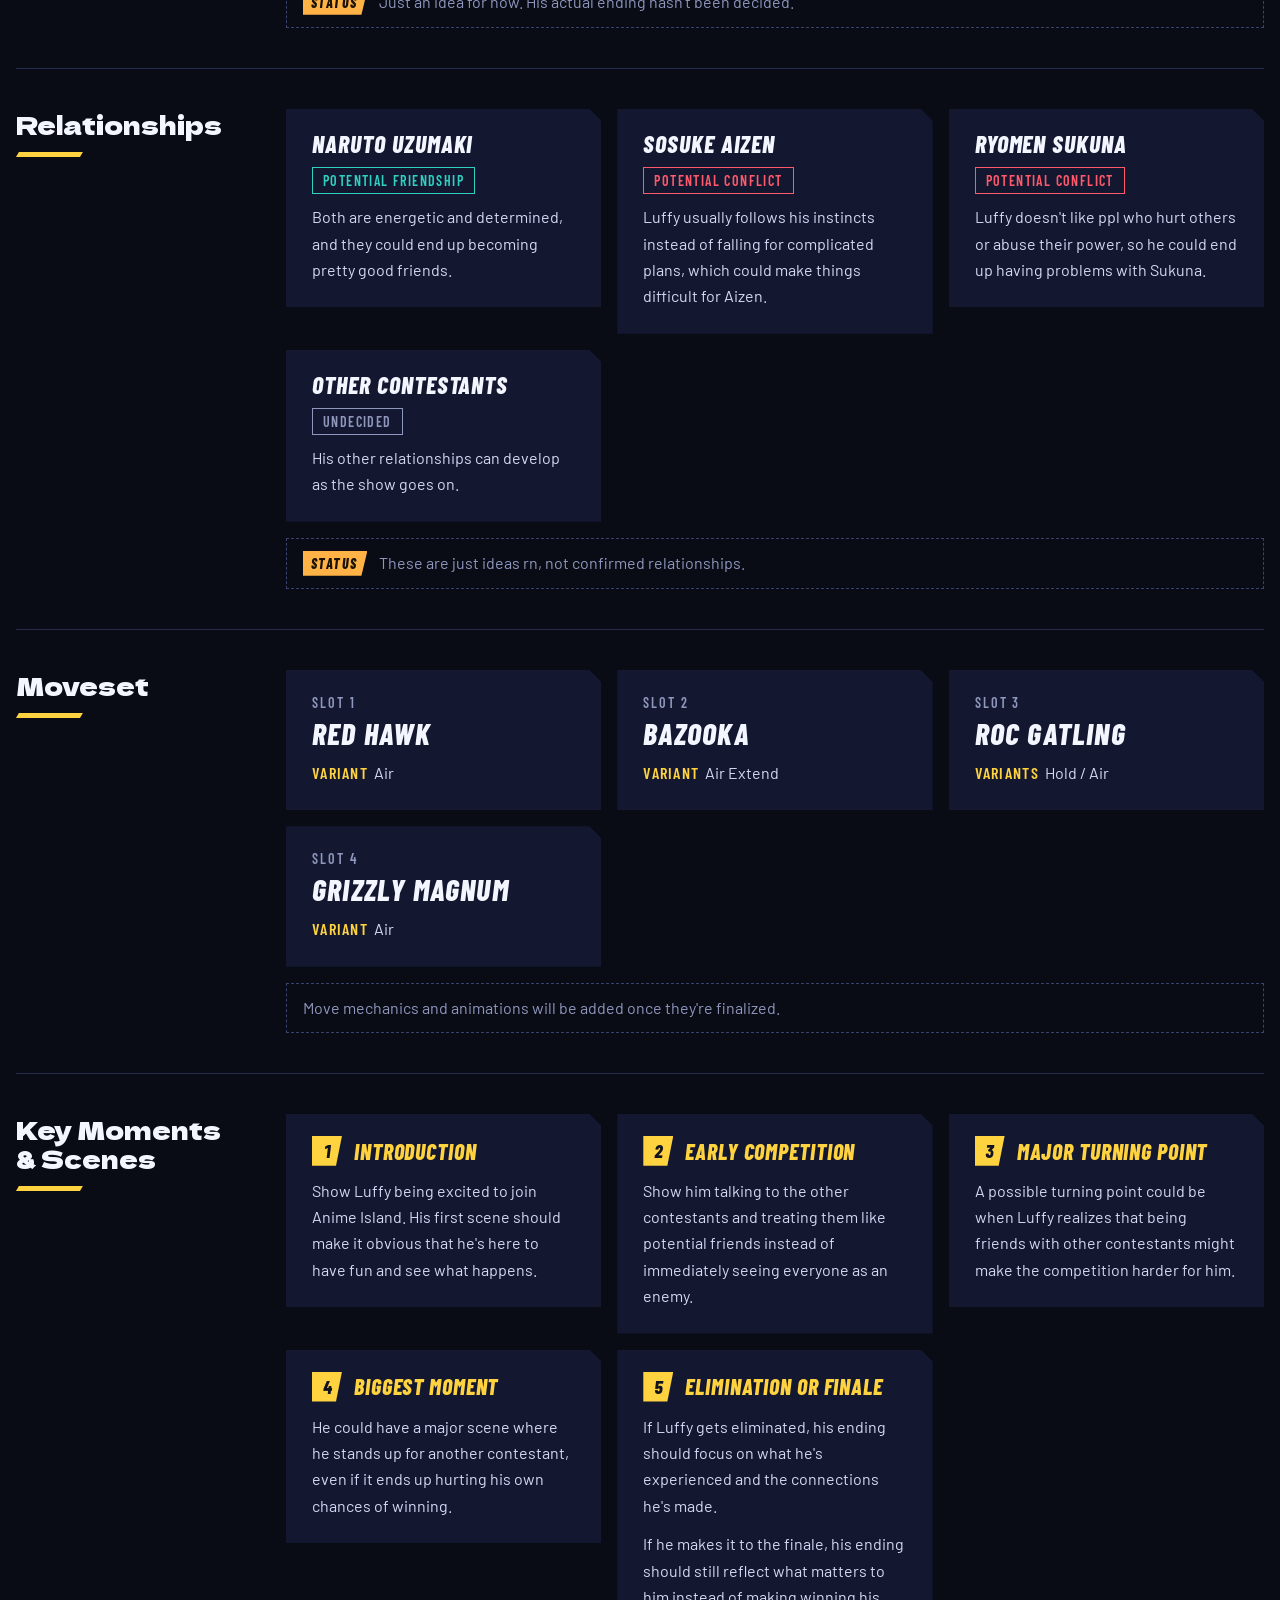
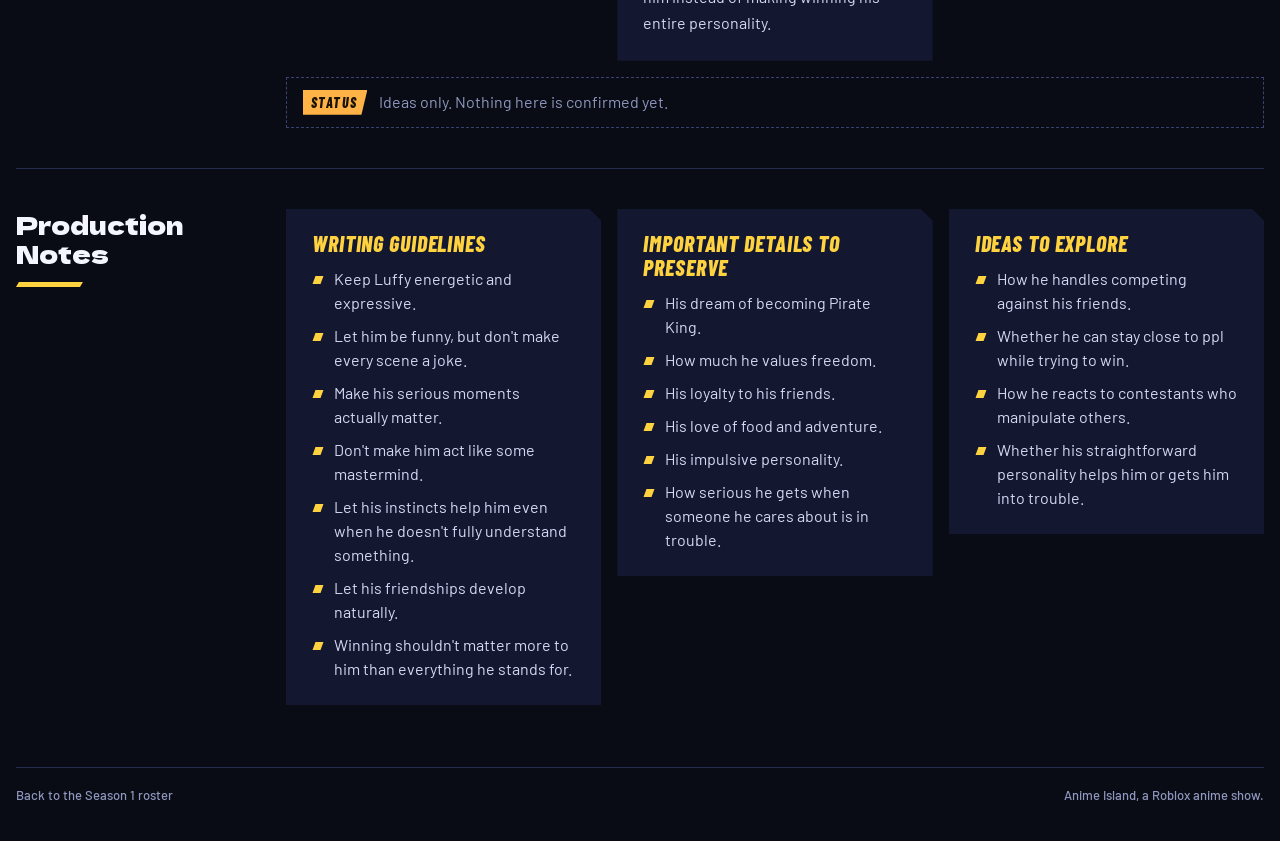
<file: characters/monkey-d-luffy.html>
<!doctype html>
<html lang="en">
<head>
<meta charset="utf-8">
<meta name="viewport" content="width=device-width, initial-scale=1, viewport-fit=cover">
<title>Monkey D. Luffy | Anime Island</title>
<link rel="stylesheet" href="https://fonts.googleapis.com/css2?family=Barlow+Condensed:ital,wght@0,600;1,800&family=Barlow:wght@500;600&family=Dela+Gothic+One&display=swap">
<link rel="stylesheet" href="../assets/character.css">
</head>
<body>
<div id="app" class="wrap"></div>

<script>
/* =====================================================================
   CHARACTER PAGE DATA: this is the only part you edit for this character.
   The layout, colors and styling come from ../assets/character.css and character.js,
   so every character page looks the same.

   Images (in the ../images/ folder):
     render      images/<slug>.png          (same file the roster uses)
     name logo   images/<slug>-logo.png     (optional, replaces the big text name)

   Section blocks you can use inside any section:
     { type: "text",      heading, body }                 body = text, or a list of paragraphs
     { type: "list",      heading, items: [..] }          bullet list
     { type: "terms",     heading, items: [{term, text}] }
     { type: "steps",     items: [{heading, body}] }      ordered cards (arc, key moments)
     { type: "relations", items: [{name, tag, tone, text}] }   tone: "friendly" | "conflict" | omit
     { type: "moves",     items: [{slot, name, variants, variantLabel}] }
     { type: "note",      label, text }                   small status line (label optional)
   Add  wide: true  to a text or list block to make it span the full width.
   ===================================================================== */
window.CHARACTER = {
  slug: "monkey-d-luffy",
  name: "Monkey D. Luffy",
  status: "Season 1 Contestant",
  colors: ["#ff3b30", "#7d0f12"],   // same as this character's roster card
  accent: "#ffd23f",
  // framing: { scale: 1, x: "0%", y: "0%" },   // optional: nudge the render if needed

  facts: [
    { label: "Original Series", value: "One Piece" },
    { label: "Role", value: "Main contestant" },
    { label: "Affiliation (Canon)", value: "Straw Hat Pirates" },
    { label: "Aliases/Titles (Canon)", value: ["Straw Hat Luffy", "Captain of the Straw Hat Pirates"] }
  ],

  sections: [
    {
      id: "personality",
      title: "Canon Personality",
      blocks: [
        {
          type: "text",
          heading: "General Personality",
          wide: true,
          body: [
            "Luffy is cheerful, carefree, adventurous, and determined. He loves eating meat, having fun, meeting new ppl, and going on adventures. He can be pretty childish sometimes, especially when food is involved, and he usually acts before thinking.",
            "But when things get serious, Luffy knows when to stop messing around. He cares alot about his friends and won't just stand there when someone he cares about is in trouble."
          ]
        },
        {
          type: "terms",
          heading: "Beliefs and Values",
          items: [
            { term: "Freedom", text: "Luffy wants to be free and sees becoming Pirate King as the way to achieve that." },
            { term: "Friendship", text: "He cares alot about his friends and would go out of his way to help them." },
            { term: "Dreams", text: "He respects ppl who have dreams and refuses to give up on his own." },
            { term: "Cruelty", text: "He hates seeing ppl abuse their power or hurt others for no reason." },
            { term: "Independence", text: "He doesn't like being controlled or having ppl tell him how to live." }
          ]
        },
        {
          type: "text",
          heading: "How He Treats Others",
          body: [
            "Luffy doesn't really care about someone's status or reputation. He mostly judges ppl by how they act. He can become friends with ppl others might not trust, but if someone is cruel or hurts his friends, he'll have a problem with them.",
            "He doesn't usually try to be a leader, but ppl still end up following him bc of how he acts and how much he cares about them."
          ]
        },
        {
          type: "list",
          heading: "Important Writing Details",
          items: [
            "Keep his dialogue casual and straight to the point.",
            "Don't make him some genius who plans everything out.",
            "He can be pretty clueless sometimes.",
            "His instincts about ppl can be surprisingly good.",
            "He LOVES food and can get distracted by it.",
            "He doesn't care much about looking cool.",
            "He gets serious fast when someone he cares about is in danger.",
            "Freedom matters more to him than fame or money."
          ]
        }
      ]
    },

    {
      id: "profile",
      title: "Anime Island Profile",
      blocks: [
        {
          type: "text",
          heading: "Role in the Competition",
          body: "Luffy is one of the 12 contestants in Anime Island Season 1."
        },
        {
          type: "text",
          heading: "Personality During the Show",
          body: [
            "Luffy sees Anime Island as an adventure and is mostly just excited to be there. He wants to have fun, meet ppl, and see what the other contestants can do.",
            "He's not really the type to sit around making plans to eliminate everyone. He'll usually just do what he thinks is right and deal with whatever happens after."
          ]
        },
        {
          type: "list",
          heading: "Goals",
          items: [
            "Have fun in the competition.",
            "Meet new ppl.",
            "Test himself against strong opponents.",
            "Make friends, even tho they're competing against each other.",
            "Make it far without losing himself along the way."
          ]
        },
        {
          type: "list",
          heading: "Strengths as a Contestant",
          items: [
            "Gets along with ppl pretty easily.",
            "Doesn't give up easily.",
            "Can inspire ppl through his actions.",
            "Isn't afraid to stand up to someone who's being a jerk.",
            "Stays true to himself."
          ]
        },
        {
          type: "list",
          heading: "Weaknesses as a Contestant",
          items: [
            "Acts before thinking.",
            "Isn't great at complicated plans.",
            "Gets distracted easily, especially by food.",
            "Doesn't always think about the consequences of his actions.",
            "Could have a hard time dealing with eliminating someone he actually likes."
          ]
        }
      ]
    },

    {
      id: "arc",
      title: "Character Arc",
      blocks: [
        {
          type: "steps",
          items: [
            {
              heading: "Starting Point",
              body: "Luffy starts Anime Island excited to compete. He sees it as a fun adventure and doesn't think too much about how complicated things could get."
            },
            {
              heading: "Main Conflict",
              body: "As the show goes on, Luffy starts getting closer to the other contestants. The problem is that they're all competing against each other, so making friends might make certain decisions harder."
            },
            {
              heading: "Development",
              body: [
                "Luffy might eventually realize that he can't treat EVERYTHING like a normal adventure. There could be times where he has to make hard choices involving ppl he cares about.",
                "He should still feel like Luffy tho. The competition getting serious doesn't mean he suddenly becomes a completely different person."
              ]
            },
            {
              heading: "Potential Ending",
              body: "Whether Luffy wins or loses, his ending should focus on the ppl he's met and the experiences he's had, not just whether he beat everyone else."
            }
          ]
        },
        { type: "note", label: "Status", text: "Just an idea for now. His actual ending hasn't been decided." }
      ]
    },

    {
      id: "relationships",
      title: "Relationships",
      blocks: [
        {
          type: "relations",
          items: [
            {
              name: "Naruto Uzumaki",
              tag: "Potential Friendship",
              tone: "friendly",
              text: "Both are energetic and determined, and they could end up becoming pretty good friends."
            },
            {
              name: "Sosuke Aizen",
              tag: "Potential Conflict",
              tone: "conflict",
              text: "Luffy usually follows his instincts instead of falling for complicated plans, which could make things difficult for Aizen."
            },
            {
              name: "Ryomen Sukuna",
              tag: "Potential Conflict",
              tone: "conflict",
              text: "Luffy doesn't like ppl who hurt others or abuse their power, so he could end up having problems with Sukuna."
            },
            {
              name: "Other Contestants",
              tag: "Undecided",
              text: "His other relationships can develop as the show goes on."
            }
          ]
        },
        { type: "note", label: "Status", text: "These are just ideas rn, not confirmed relationships." }
      ]
    },

    {
      id: "moveset",
      title: "Moveset",
      blocks: [
        {
          type: "moves",
          items: [
            { slot: 1, name: "Red Hawk", variants: "Air" },
            { slot: 2, name: "Bazooka", variants: "Air Extend" },
            { slot: 3, name: "Roc Gatling", variants: "Hold / Air", variantLabel: "Variants" },
            { slot: 4, name: "Grizzly Magnum", variants: "Air" }
          ]
        },
        { type: "note", text: "Move mechanics and animations will be added once they're finalized." }
      ]
    },

    {
      id: "moments",
      title: "Key Moments & Scenes",
      blocks: [
        {
          type: "steps",
          items: [
            {
              heading: "Introduction",
              body: "Show Luffy being excited to join Anime Island. His first scene should make it obvious that he's here to have fun and see what happens."
            },
            {
              heading: "Early Competition",
              body: "Show him talking to the other contestants and treating them like potential friends instead of immediately seeing everyone as an enemy."
            },
            {
              heading: "Major Turning Point",
              body: "A possible turning point could be when Luffy realizes that being friends with other contestants might make the competition harder for him."
            },
            {
              heading: "Biggest Moment",
              body: "He could have a major scene where he stands up for another contestant, even if it ends up hurting his own chances of winning."
            },
            {
              heading: "Elimination or Finale",
              body: [
                "If Luffy gets eliminated, his ending should focus on what he's experienced and the connections he's made.",
                "If he makes it to the finale, his ending should still reflect what matters to him instead of making winning his entire personality."
              ]
            }
          ]
        },
        { type: "note", label: "Status", text: "Ideas only. Nothing here is confirmed yet." }
      ]
    },

    {
      id: "production",
      title: "Production Notes",
      blocks: [
        {
          type: "list",
          heading: "Writing Guidelines",
          items: [
            "Keep Luffy energetic and expressive.",
            "Let him be funny, but don't make every scene a joke.",
            "Make his serious moments actually matter.",
            "Don't make him act like some mastermind.",
            "Let his instincts help him even when he doesn't fully understand something.",
            "Let his friendships develop naturally.",
            "Winning shouldn't matter more to him than everything he stands for."
          ]
        },
        {
          type: "list",
          heading: "Important Details to Preserve",
          items: [
            "His dream of becoming Pirate King.",
            "How much he values freedom.",
            "His loyalty to his friends.",
            "His love of food and adventure.",
            "His impulsive personality.",
            "How serious he gets when someone he cares about is in trouble."
          ]
        },
        {
          type: "list",
          heading: "Ideas to Explore",
          items: [
            "How he handles competing against his friends.",
            "Whether he can stay close to ppl while trying to win.",
            "How he reacts to contestants who manipulate others.",
            "Whether his straightforward personality helps him or gets him into trouble."
          ]
        }
      ]
    }
  ]
};
</script>
<script src="../assets/character.js"></script>
</body>
</html>
</file>
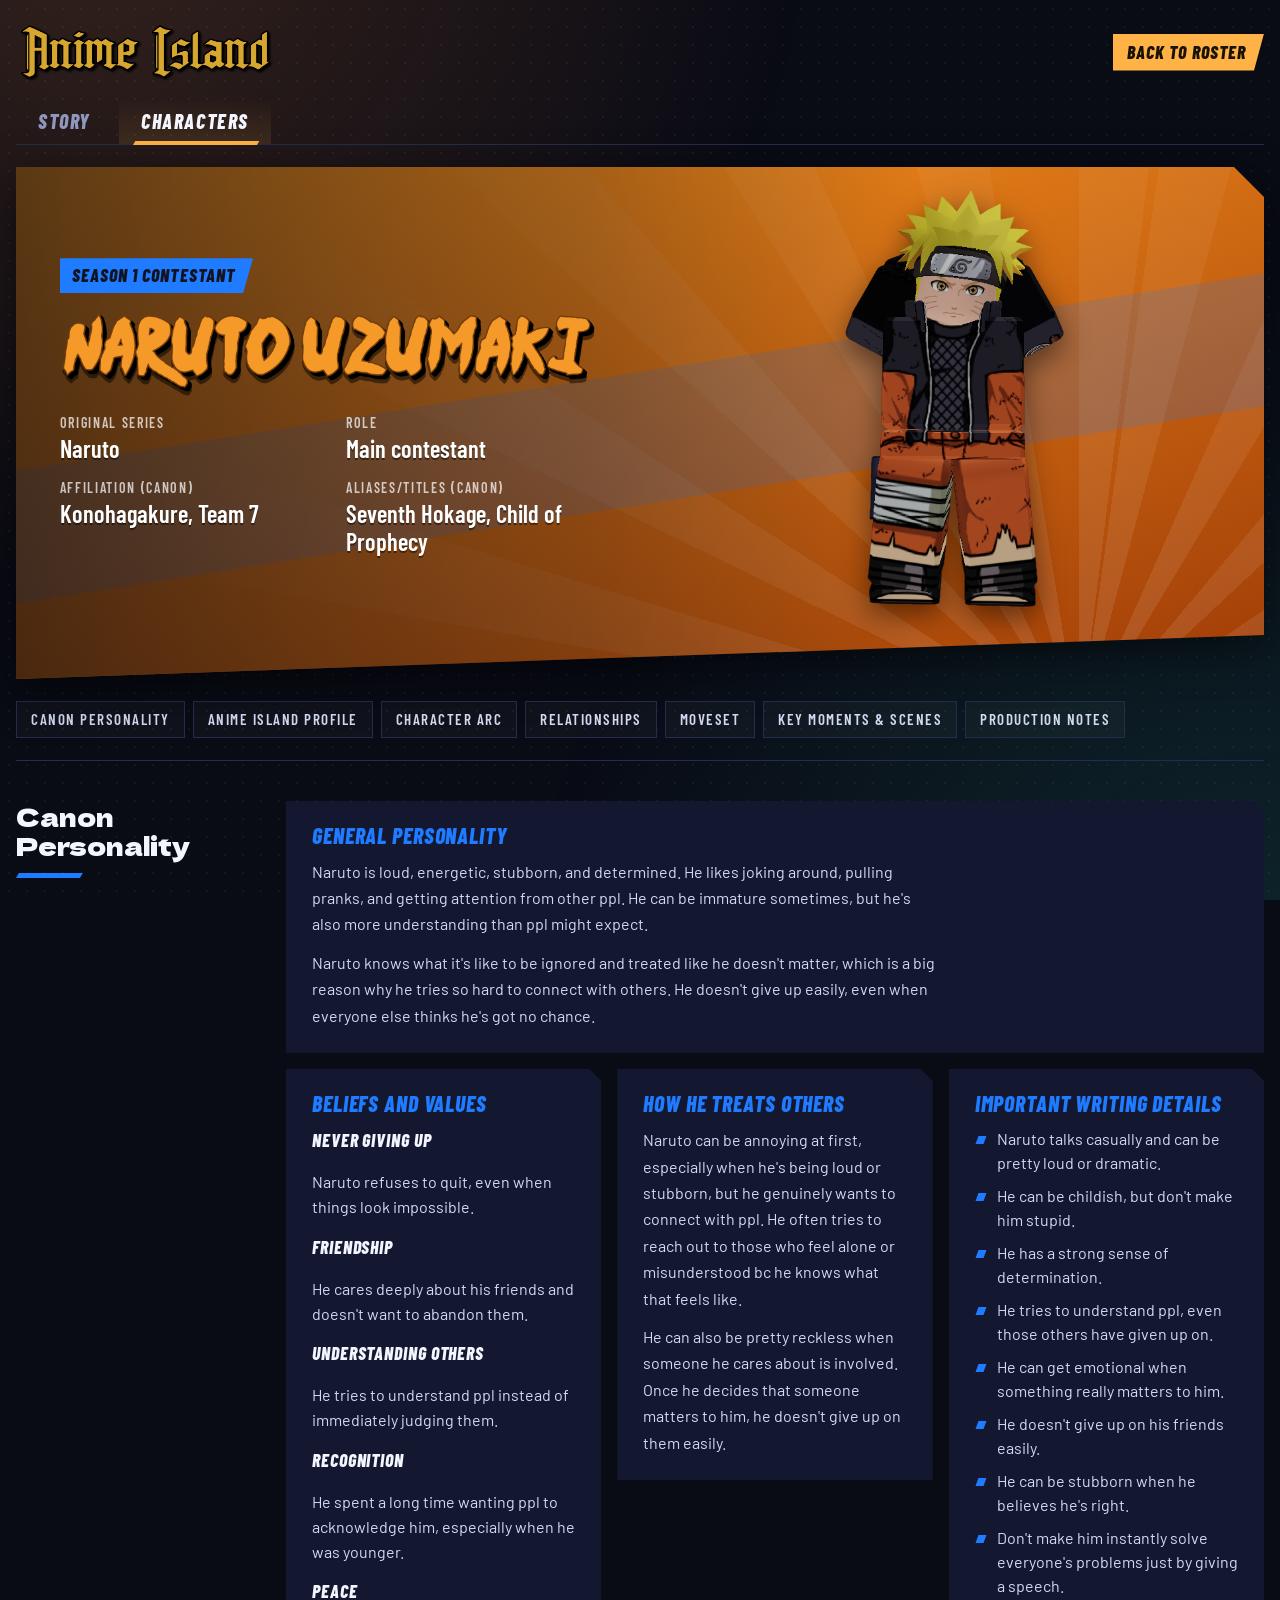
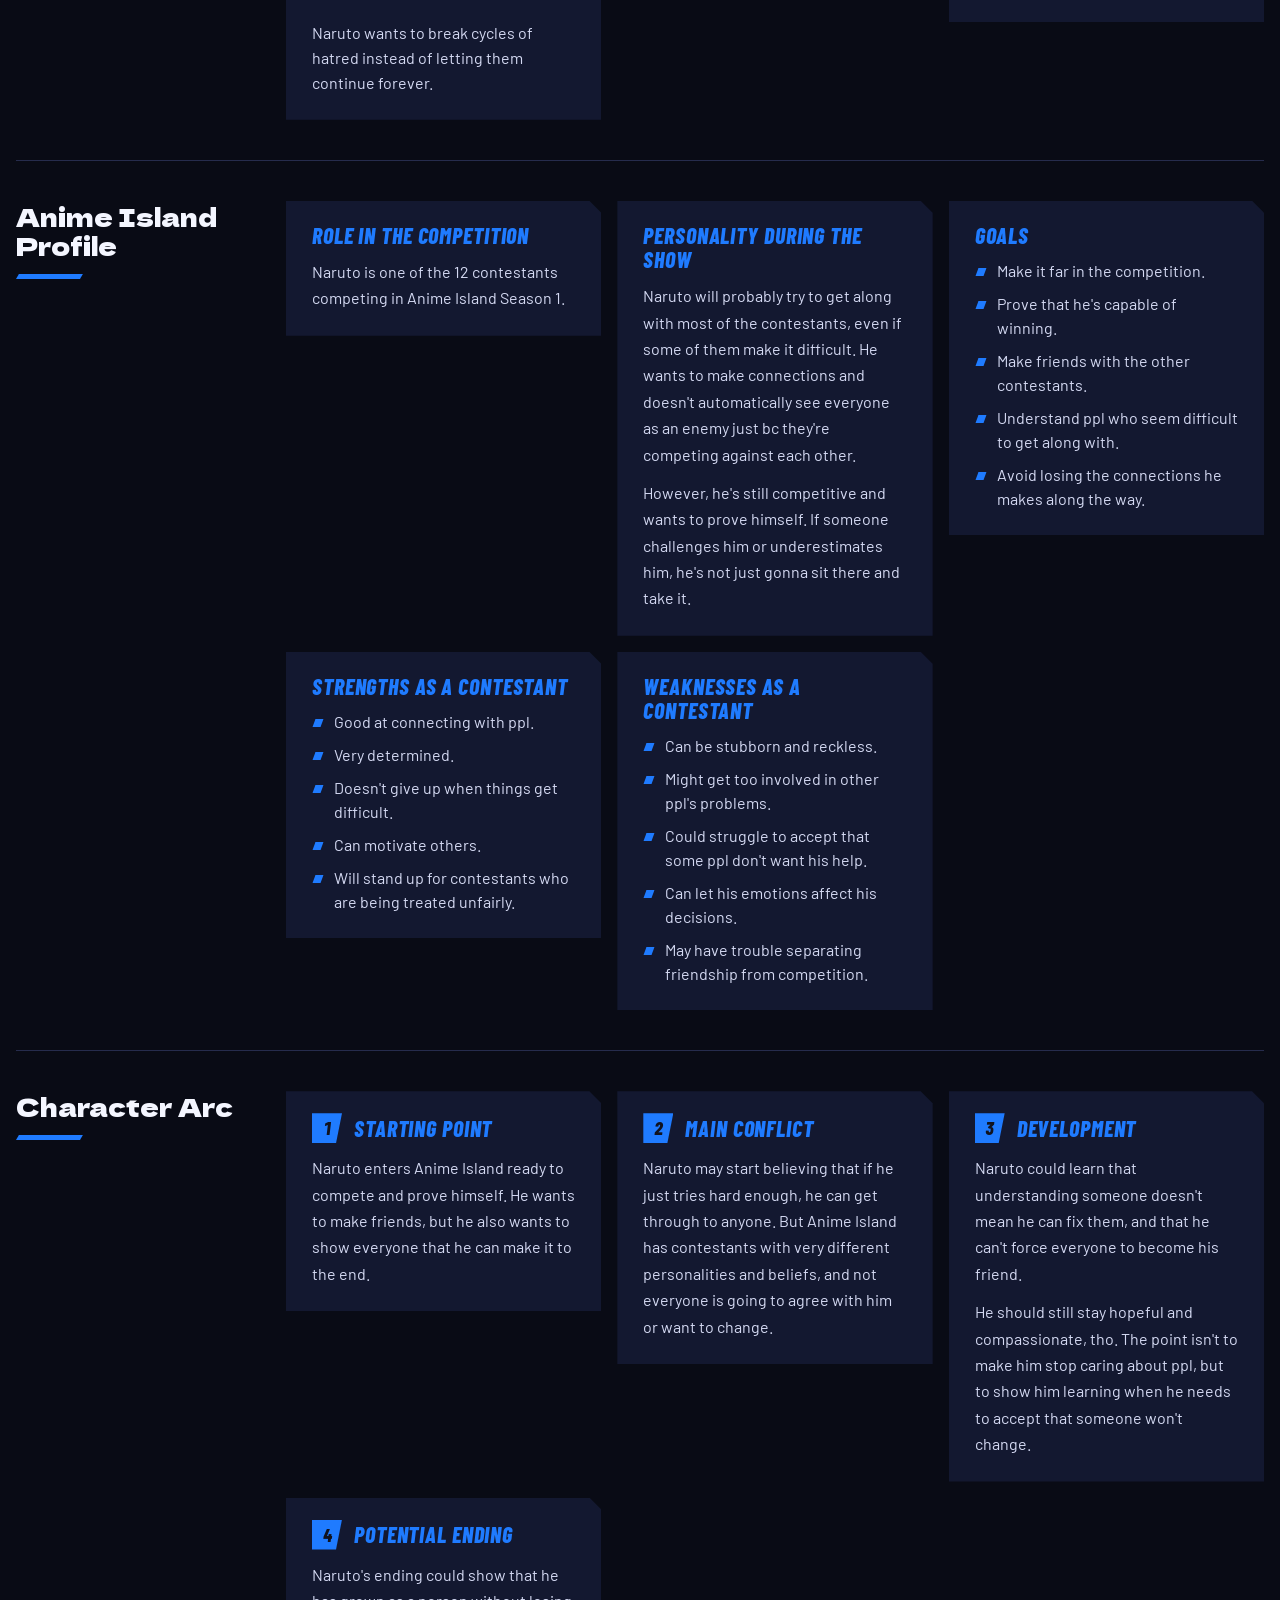
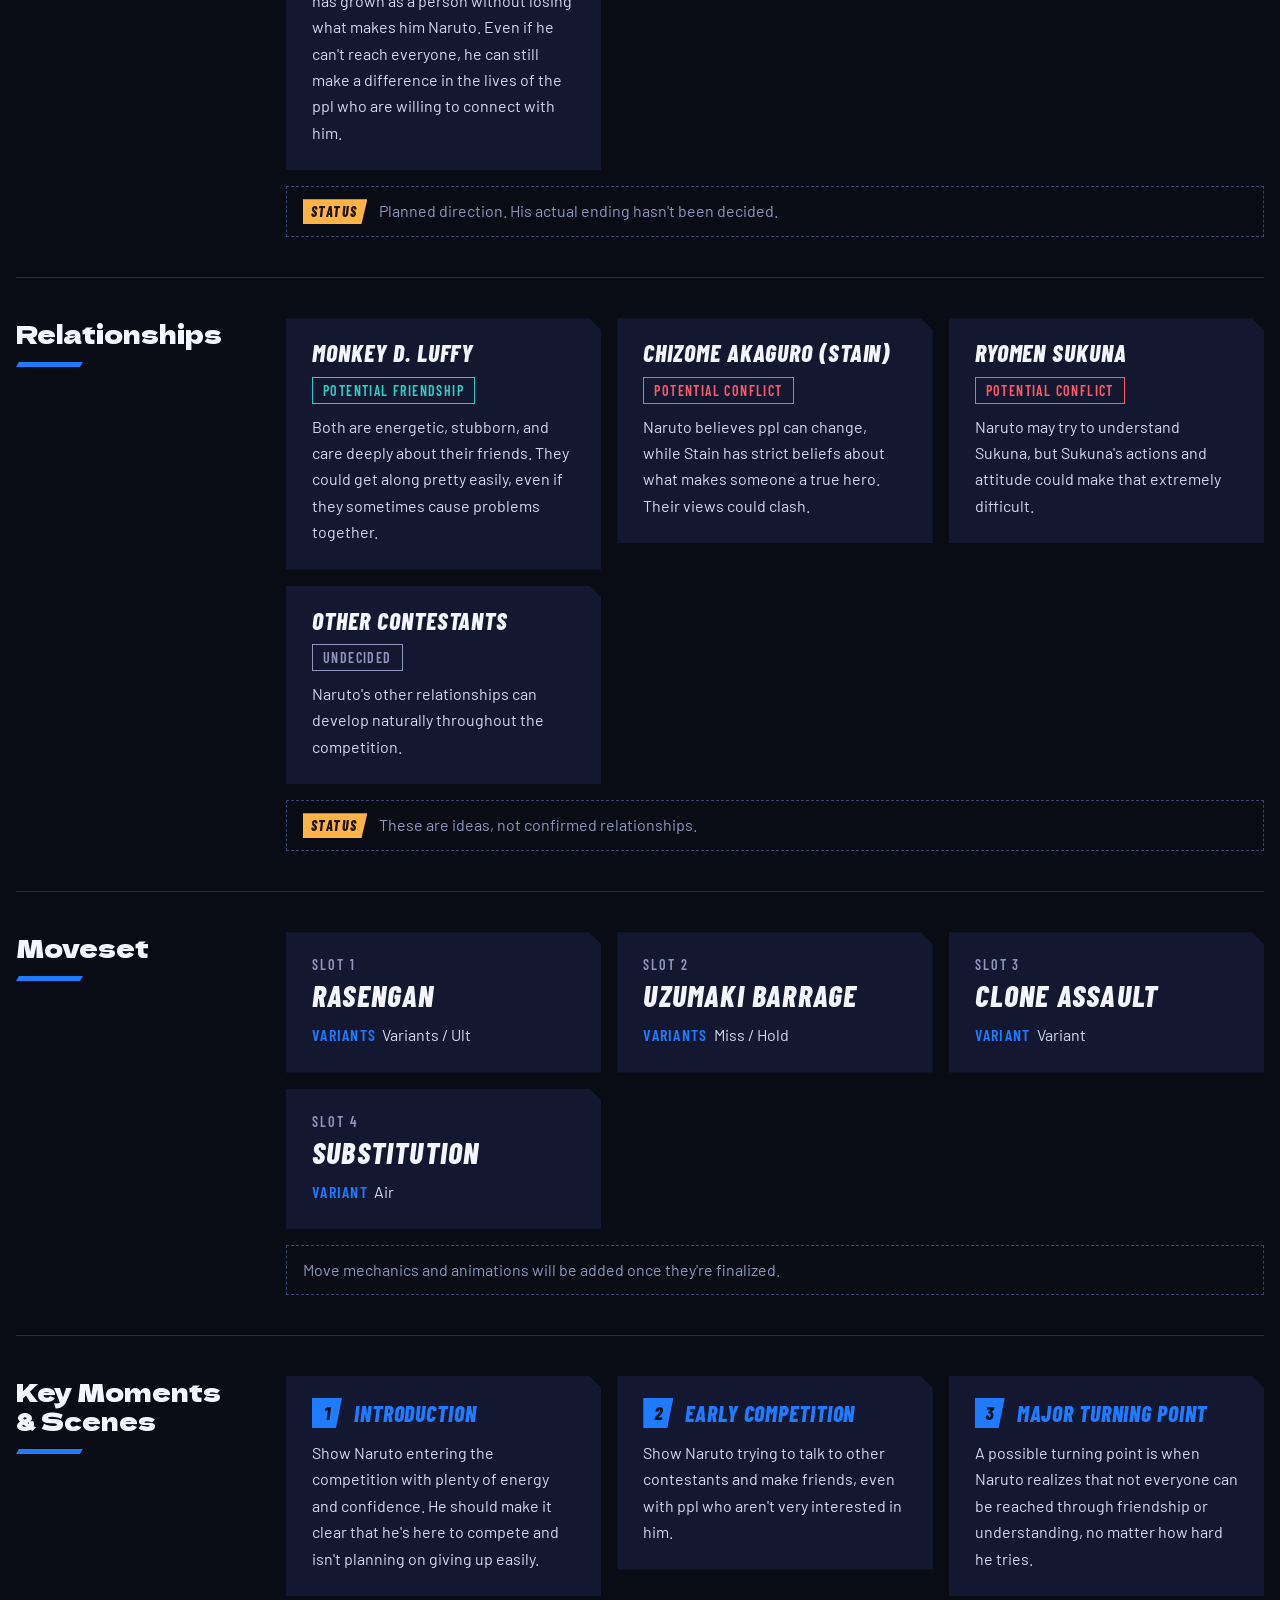
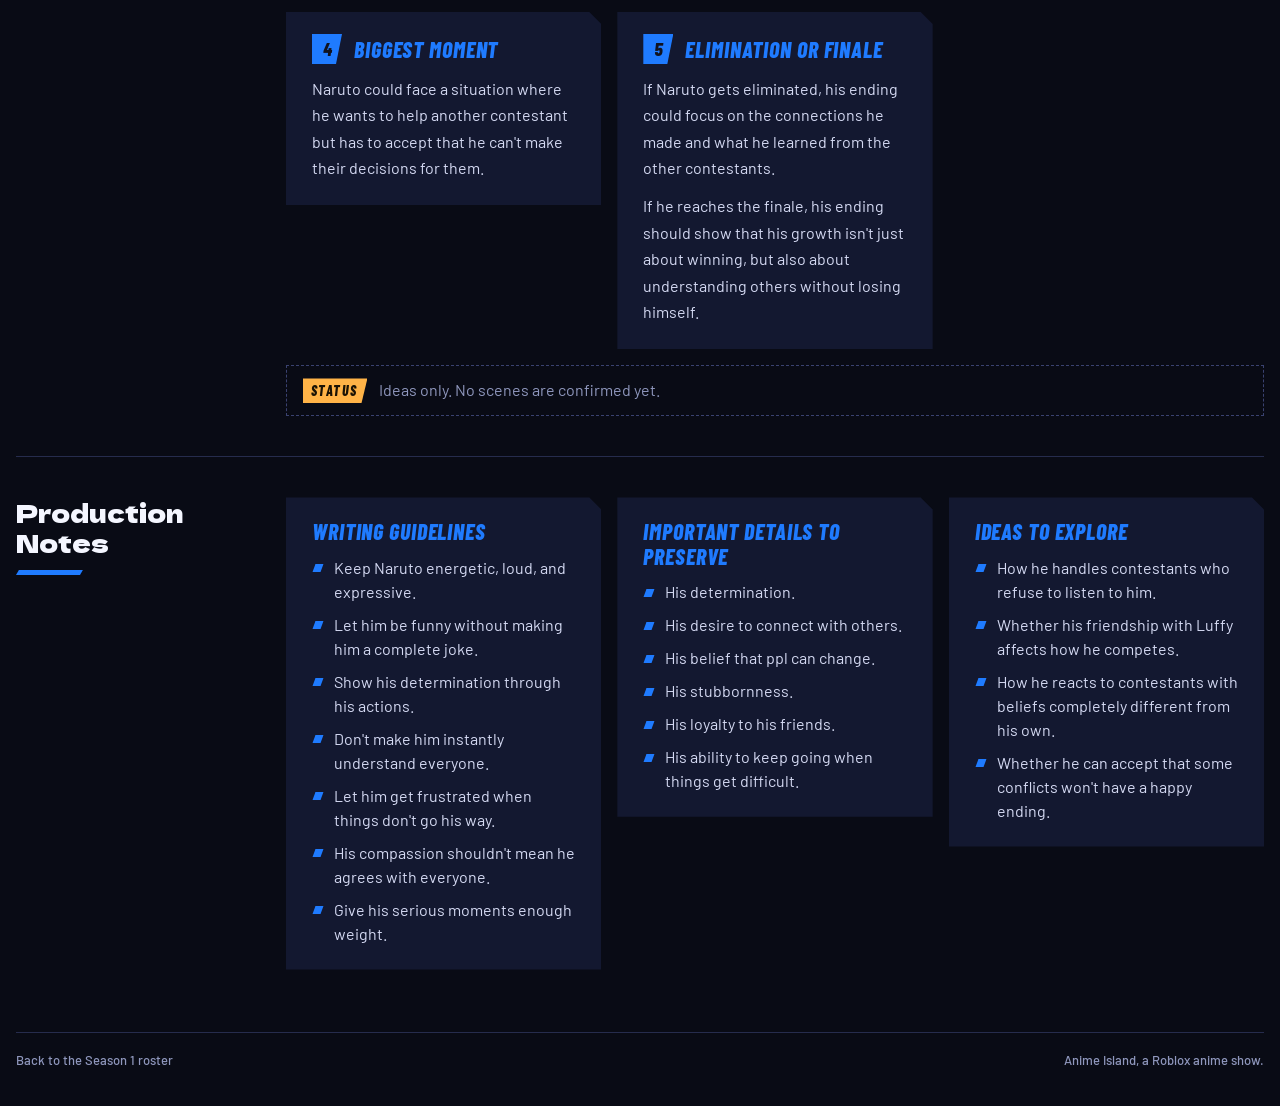
<file: characters/naruto-uzumaki.html>
<!doctype html>
<html lang="en">
<head>
<meta charset="utf-8">
<meta name="viewport" content="width=device-width, initial-scale=1, viewport-fit=cover">
<title>Naruto Uzumaki | Anime Island</title>
<link rel="stylesheet" href="https://fonts.googleapis.com/css2?family=Barlow+Condensed:ital,wght@0,600;1,800&family=Barlow:wght@500;600&family=Dela+Gothic+One&display=swap">
<link rel="stylesheet" href="../assets/character.css">
</head>
<body>
<div id="app" class="wrap"></div>

<script>
/* CHARACTER PAGE DATA: the only part to edit for this character.
   Block types and options are explained at the top of monkey-d-luffy.html.
   Images: ../images/naruto-uzumaki.png (render) and ../images/naruto-uzumaki-logo.png (optional name logo). */
window.CHARACTER = {
  slug: "naruto-uzumaki",
  name: "Naruto Uzumaki",
  status: "Season 1 Contestant",
  colors: ["#ff9a1f", "#a03c07"],   // same as this character's roster card
  accent: "#1f7bff",

  facts: [
    { label: "Original Series", value: "Naruto" },
    { label: "Role", value: "Main contestant" },
    { label: "Affiliation (Canon)", value: ["Konohagakure", "Team 7"] },
    { label: "Aliases/Titles (Canon)", value: ["Seventh Hokage", "Child of Prophecy"] }
  ],

  sections: [
    {
      id: "personality",
      title: "Canon Personality",
      blocks: [
        {
          type: "text",
          heading: "General Personality",
          wide: true,
          body: [
            "Naruto is loud, energetic, stubborn, and determined. He likes joking around, pulling pranks, and getting attention from other ppl. He can be immature sometimes, but he's also more understanding than ppl might expect.",
            "Naruto knows what it's like to be ignored and treated like he doesn't matter, which is a big reason why he tries so hard to connect with others. He doesn't give up easily, even when everyone else thinks he's got no chance."
          ]
        },
        {
          type: "terms",
          heading: "Beliefs and Values",
          items: [
            { term: "Never Giving Up", text: "Naruto refuses to quit, even when things look impossible." },
            { term: "Friendship", text: "He cares deeply about his friends and doesn't want to abandon them." },
            { term: "Understanding Others", text: "He tries to understand ppl instead of immediately judging them." },
            { term: "Recognition", text: "He spent a long time wanting ppl to acknowledge him, especially when he was younger." },
            { term: "Peace", text: "Naruto wants to break cycles of hatred instead of letting them continue forever." }
          ]
        },
        {
          type: "text",
          heading: "How He Treats Others",
          body: [
            "Naruto can be annoying at first, especially when he's being loud or stubborn, but he genuinely wants to connect with ppl. He often tries to reach out to those who feel alone or misunderstood bc he knows what that feels like.",
            "He can also be pretty reckless when someone he cares about is involved. Once he decides that someone matters to him, he doesn't give up on them easily."
          ]
        },
        {
          type: "list",
          heading: "Important Writing Details",
          items: [
            "Naruto talks casually and can be pretty loud or dramatic.",
            "He can be childish, but don't make him stupid.",
            "He has a strong sense of determination.",
            "He tries to understand ppl, even those others have given up on.",
            "He can get emotional when something really matters to him.",
            "He doesn't give up on his friends easily.",
            "He can be stubborn when he believes he's right.",
            "Don't make him instantly solve everyone's problems just by giving a speech."
          ]
        }
      ]
    },

    {
      id: "profile",
      title: "Anime Island Profile",
      blocks: [
        {
          type: "text",
          heading: "Role in the Competition",
          body: "Naruto is one of the 12 contestants competing in Anime Island Season 1."
        },
        {
          type: "text",
          heading: "Personality During the Show",
          body: [
            "Naruto will probably try to get along with most of the contestants, even if some of them make it difficult. He wants to make connections and doesn't automatically see everyone as an enemy just bc they're competing against each other.",
            "However, he's still competitive and wants to prove himself. If someone challenges him or underestimates him, he's not just gonna sit there and take it."
          ]
        },
        {
          type: "list",
          heading: "Goals",
          items: [
            "Make it far in the competition.",
            "Prove that he's capable of winning.",
            "Make friends with the other contestants.",
            "Understand ppl who seem difficult to get along with.",
            "Avoid losing the connections he makes along the way."
          ]
        },
        {
          type: "list",
          heading: "Strengths as a Contestant",
          items: [
            "Good at connecting with ppl.",
            "Very determined.",
            "Doesn't give up when things get difficult.",
            "Can motivate others.",
            "Will stand up for contestants who are being treated unfairly."
          ]
        },
        {
          type: "list",
          heading: "Weaknesses as a Contestant",
          items: [
            "Can be stubborn and reckless.",
            "Might get too involved in other ppl's problems.",
            "Could struggle to accept that some ppl don't want his help.",
            "Can let his emotions affect his decisions.",
            "May have trouble separating friendship from competition."
          ]
        }
      ]
    },

    {
      id: "arc",
      title: "Character Arc",
      blocks: [
        {
          type: "steps",
          items: [
            {
              heading: "Starting Point",
              body: "Naruto enters Anime Island ready to compete and prove himself. He wants to make friends, but he also wants to show everyone that he can make it to the end."
            },
            {
              heading: "Main Conflict",
              body: "Naruto may start believing that if he just tries hard enough, he can get through to anyone. But Anime Island has contestants with very different personalities and beliefs, and not everyone is going to agree with him or want to change."
            },
            {
              heading: "Development",
              body: [
                "Naruto could learn that understanding someone doesn't mean he can fix them, and that he can't force everyone to become his friend.",
                "He should still stay hopeful and compassionate, tho. The point isn't to make him stop caring about ppl, but to show him learning when he needs to accept that someone won't change."
              ]
            },
            {
              heading: "Potential Ending",
              body: "Naruto's ending could show that he has grown as a person without losing what makes him Naruto. Even if he can't reach everyone, he can still make a difference in the lives of the ppl who are willing to connect with him."
            }
          ]
        },
        { type: "note", label: "Status", text: "Planned direction. His actual ending hasn't been decided." }
      ]
    },

    {
      id: "relationships",
      title: "Relationships",
      blocks: [
        {
          type: "relations",
          items: [
            {
              name: "Monkey D. Luffy",
              tag: "Potential Friendship",
              tone: "friendly",
              text: "Both are energetic, stubborn, and care deeply about their friends. They could get along pretty easily, even if they sometimes cause problems together."
            },
            {
              name: "Chizome Akaguro (Stain)",
              tag: "Potential Conflict",
              tone: "conflict",
              text: "Naruto believes ppl can change, while Stain has strict beliefs about what makes someone a true hero. Their views could clash."
            },
            {
              name: "Ryomen Sukuna",
              tag: "Potential Conflict",
              tone: "conflict",
              text: "Naruto may try to understand Sukuna, but Sukuna's actions and attitude could make that extremely difficult."
            },
            {
              name: "Other Contestants",
              tag: "Undecided",
              text: "Naruto's other relationships can develop naturally throughout the competition."
            }
          ]
        },
        { type: "note", label: "Status", text: "These are ideas, not confirmed relationships." }
      ]
    },

    {
      id: "moveset",
      title: "Moveset",
      blocks: [
        {
          type: "moves",
          items: [
            { slot: 1, name: "Rasengan", variants: "Variants / Ult", variantLabel: "Variants" },
            { slot: 2, name: "Uzumaki Barrage", variants: "Miss / Hold", variantLabel: "Variants" },
            { slot: 3, name: "Clone Assault", variants: "Variant" },
            { slot: 4, name: "Substitution", variants: "Air" }
          ]
        },
        { type: "note", text: "Move mechanics and animations will be added once they're finalized." }
      ]
    },

    {
      id: "moments",
      title: "Key Moments & Scenes",
      blocks: [
        {
          type: "steps",
          items: [
            {
              heading: "Introduction",
              body: "Show Naruto entering the competition with plenty of energy and confidence. He should make it clear that he's here to compete and isn't planning on giving up easily."
            },
            {
              heading: "Early Competition",
              body: "Show Naruto trying to talk to other contestants and make friends, even with ppl who aren't very interested in him."
            },
            {
              heading: "Major Turning Point",
              body: "A possible turning point is when Naruto realizes that not everyone can be reached through friendship or understanding, no matter how hard he tries."
            },
            {
              heading: "Biggest Moment",
              body: "Naruto could face a situation where he wants to help another contestant but has to accept that he can't make their decisions for them."
            },
            {
              heading: "Elimination or Finale",
              body: [
                "If Naruto gets eliminated, his ending could focus on the connections he made and what he learned from the other contestants.",
                "If he reaches the finale, his ending should show that his growth isn't just about winning, but also about understanding others without losing himself."
              ]
            }
          ]
        },
        { type: "note", label: "Status", text: "Ideas only. No scenes are confirmed yet." }
      ]
    },

    {
      id: "production",
      title: "Production Notes",
      blocks: [
        {
          type: "list",
          heading: "Writing Guidelines",
          items: [
            "Keep Naruto energetic, loud, and expressive.",
            "Let him be funny without making him a complete joke.",
            "Show his determination through his actions.",
            "Don't make him instantly understand everyone.",
            "Let him get frustrated when things don't go his way.",
            "His compassion shouldn't mean he agrees with everyone.",
            "Give his serious moments enough weight."
          ]
        },
        {
          type: "list",
          heading: "Important Details to Preserve",
          items: [
            "His determination.",
            "His desire to connect with others.",
            "His belief that ppl can change.",
            "His stubbornness.",
            "His loyalty to his friends.",
            "His ability to keep going when things get difficult."
          ]
        },
        {
          type: "list",
          heading: "Ideas to Explore",
          items: [
            "How he handles contestants who refuse to listen to him.",
            "Whether his friendship with Luffy affects how he competes.",
            "How he reacts to contestants with beliefs completely different from his own.",
            "Whether he can accept that some conflicts won't have a happy ending."
          ]
        }
      ]
    }
  ]
};
</script>
<script src="../assets/character.js"></script>
</body>
</html>
</file>
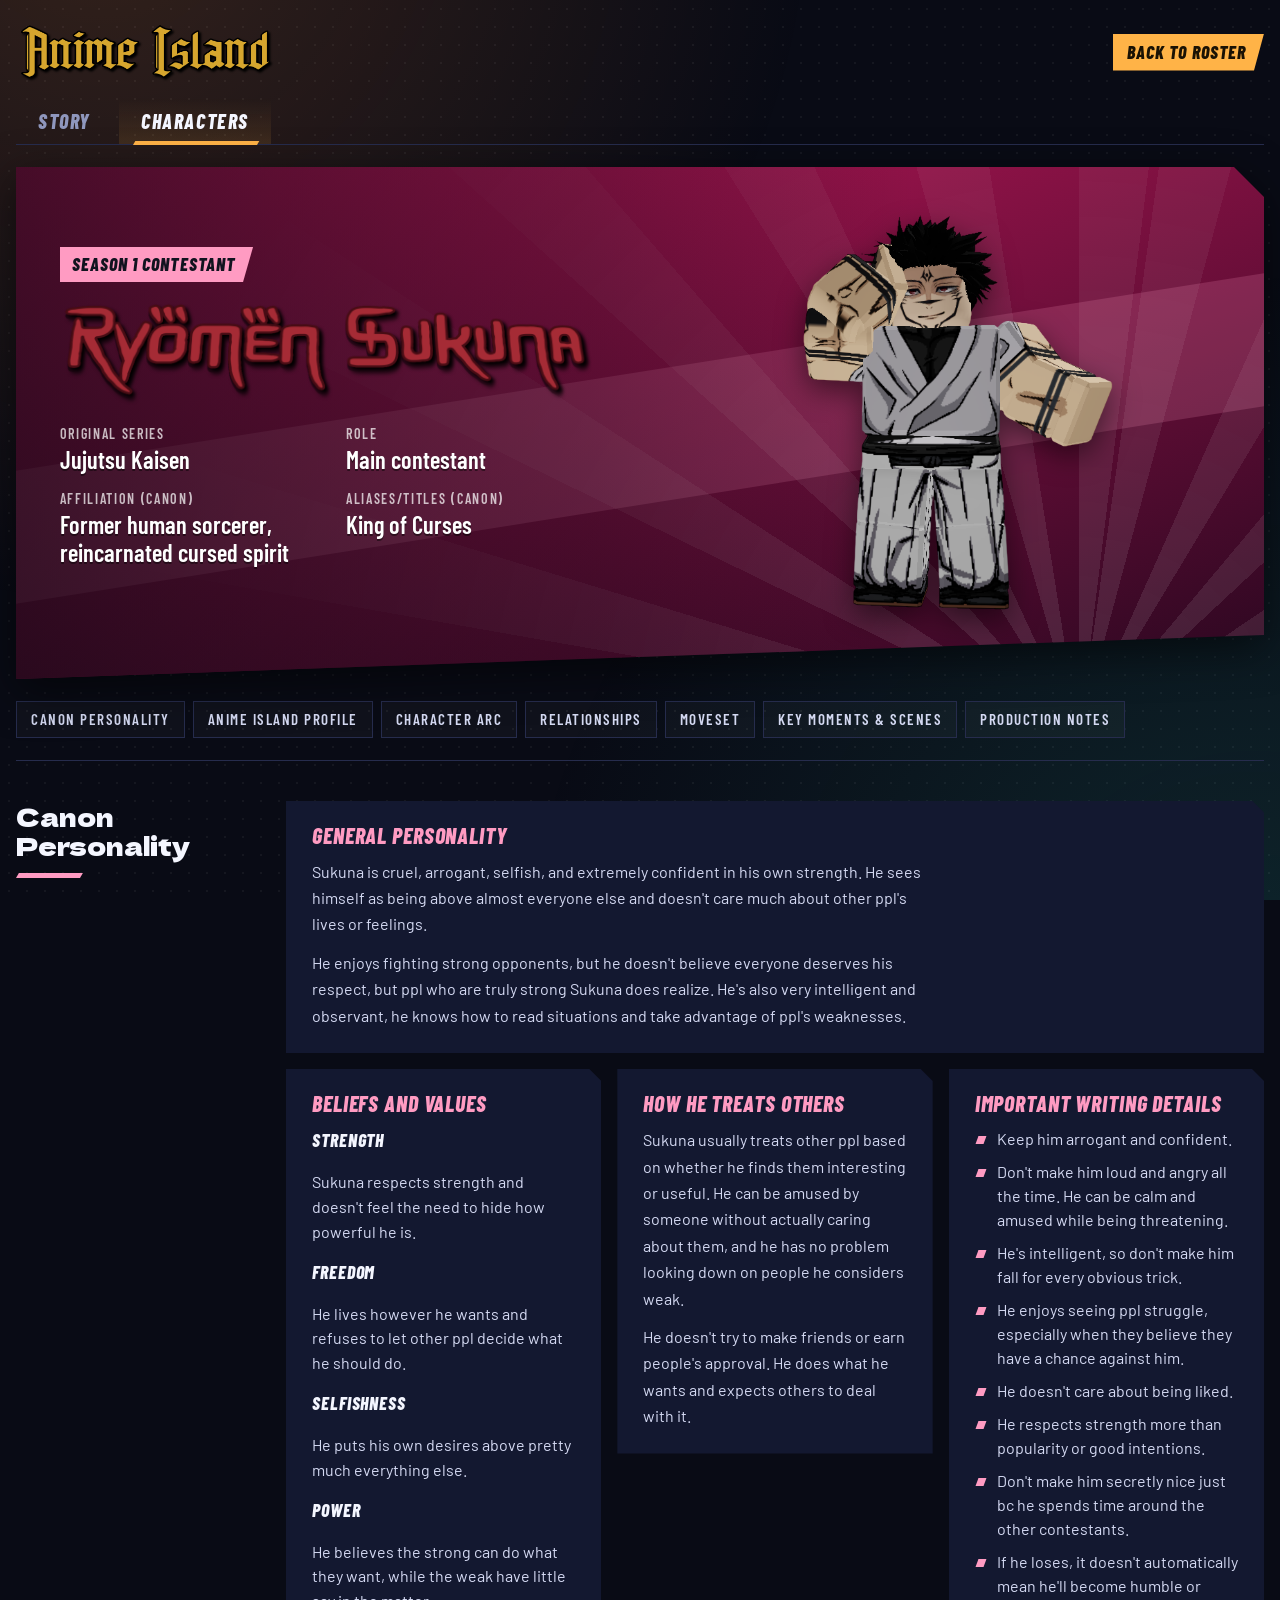
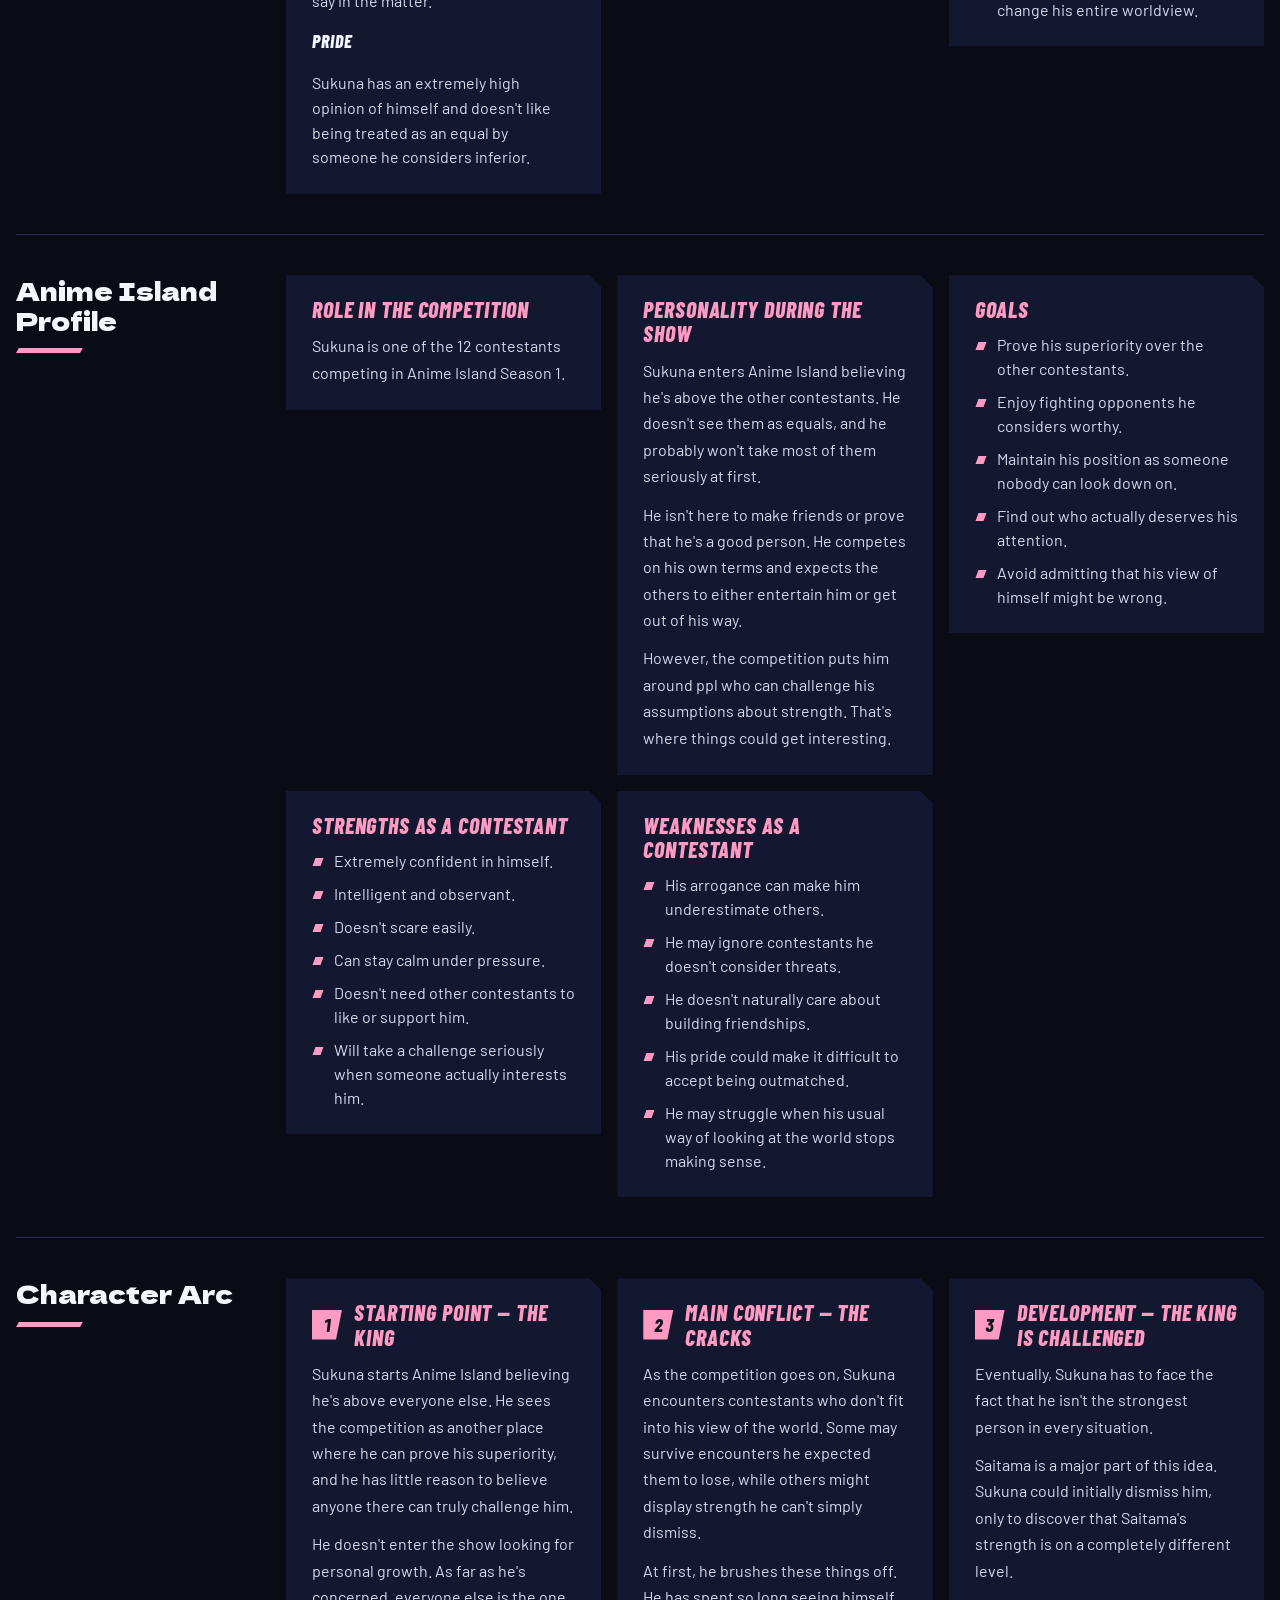
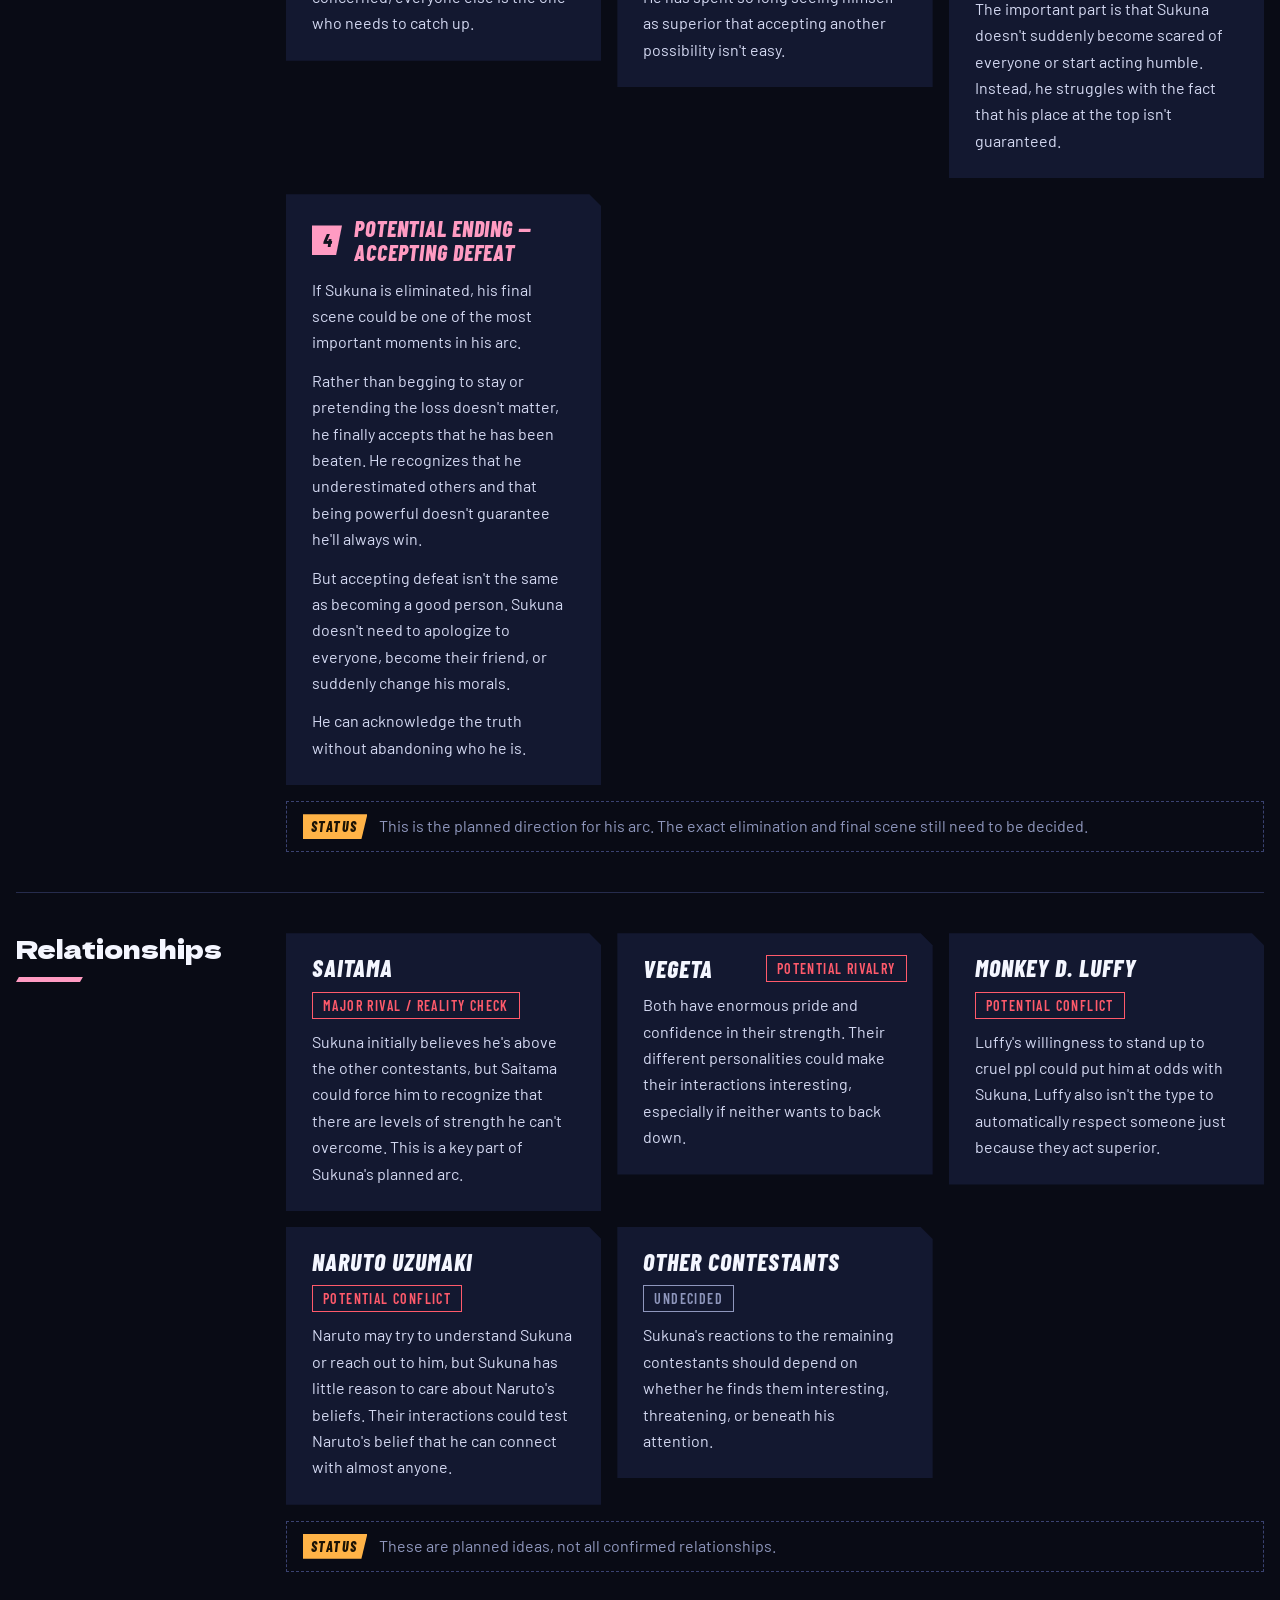
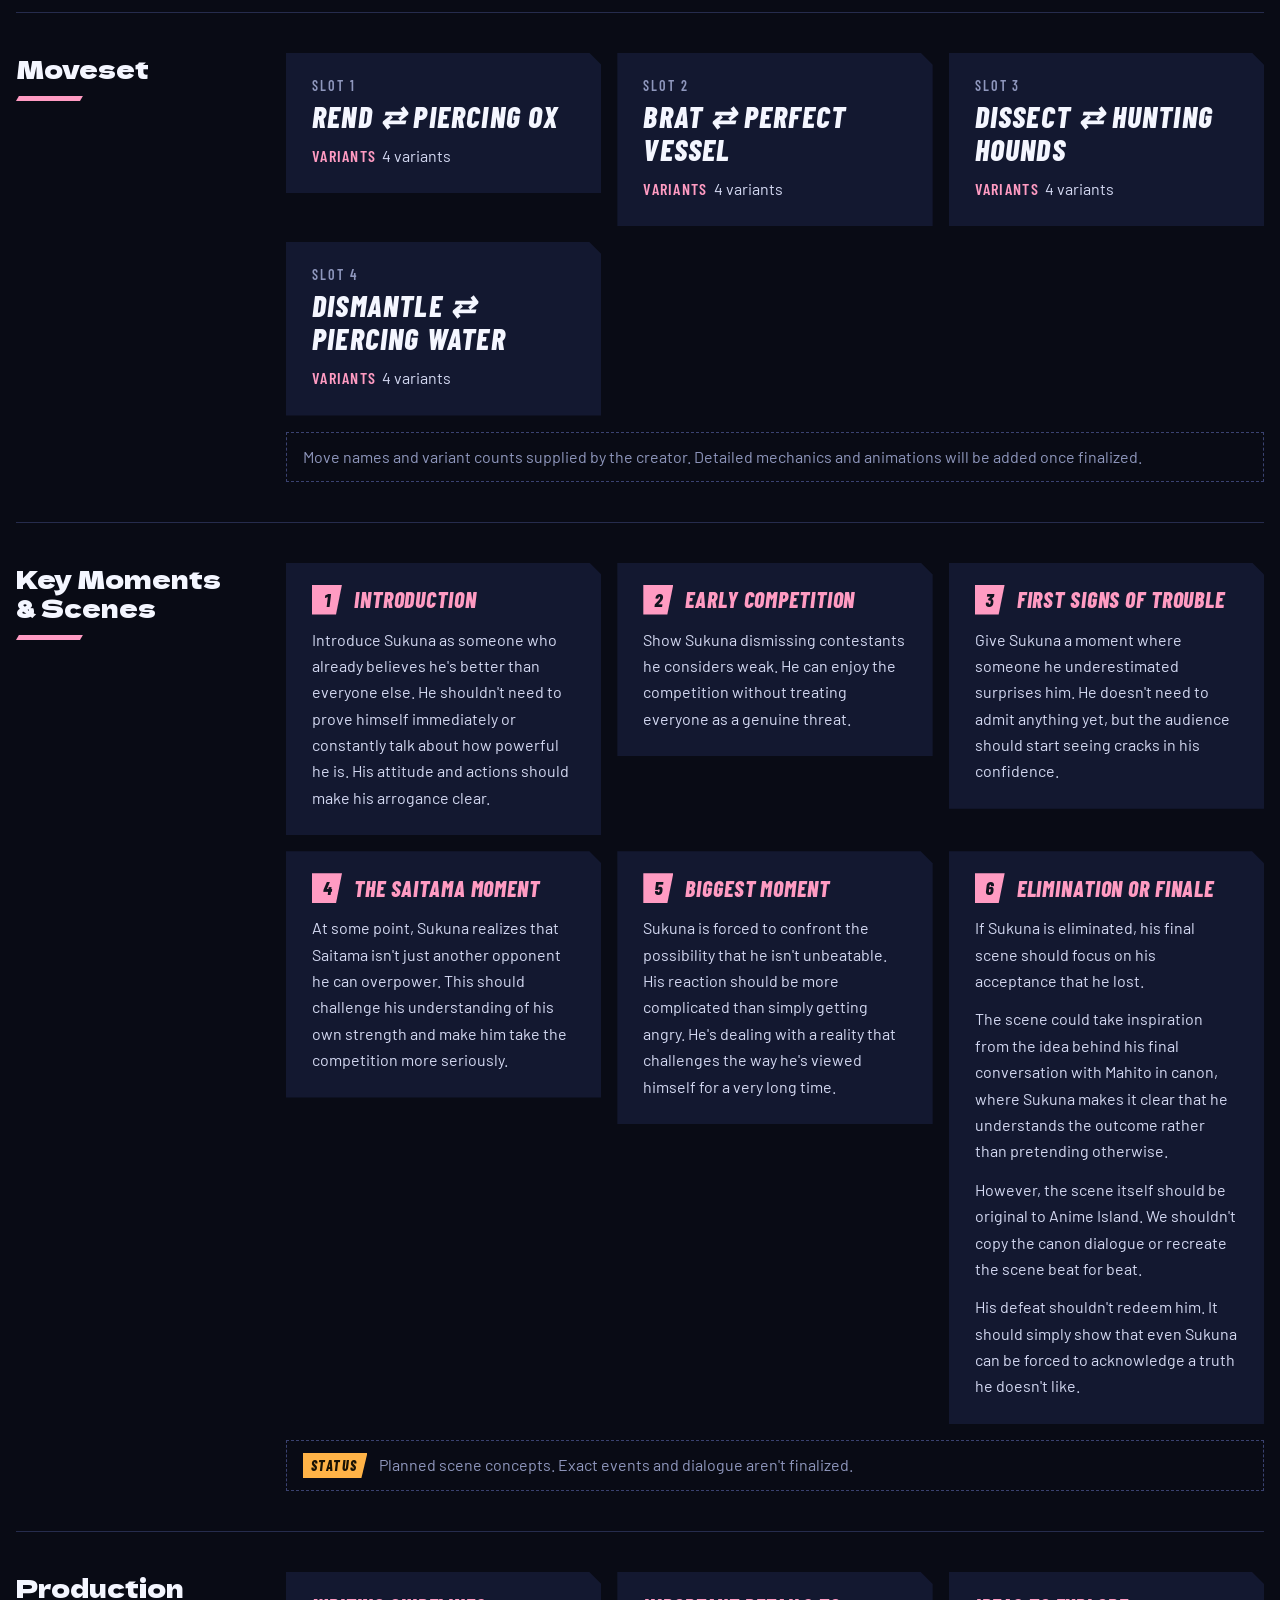
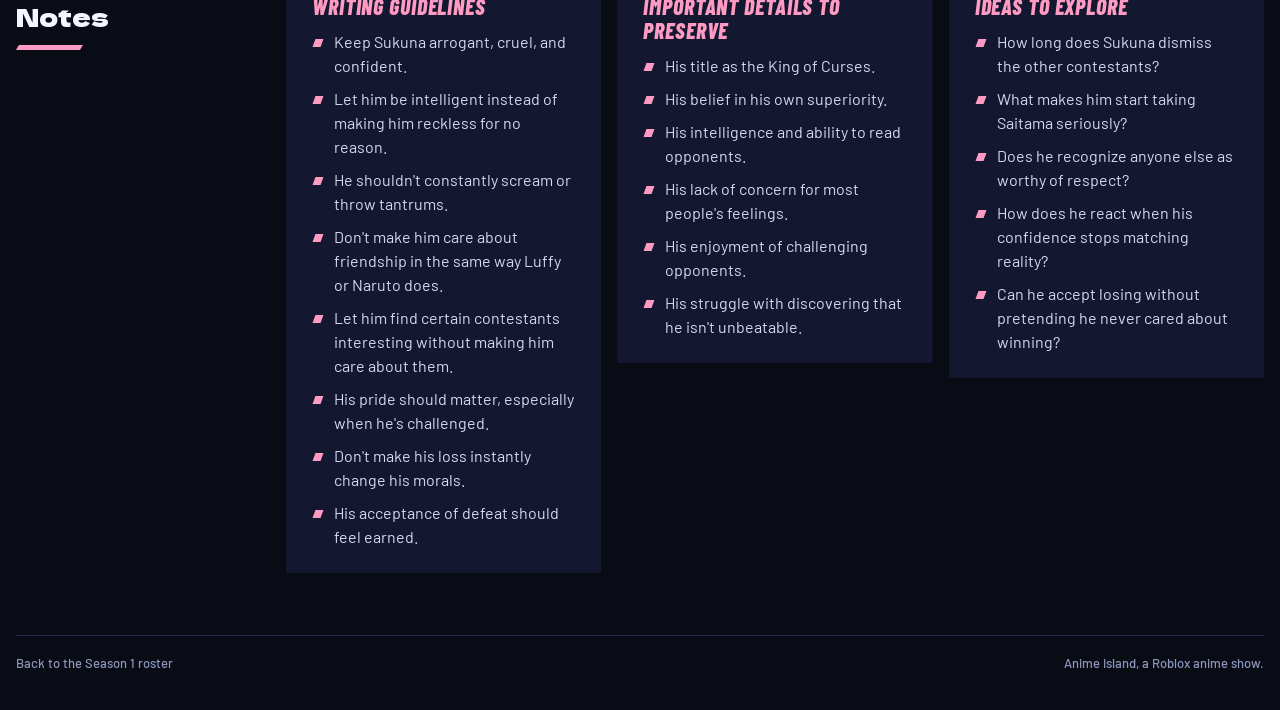
<file: characters/ryomen-sukuna.html>
<!doctype html>
<html lang="en">
<head>
<meta charset="utf-8">
<meta name="viewport" content="width=device-width, initial-scale=1, viewport-fit=cover">
<title>Ryomen Sukuna | Anime Island</title>
<link rel="stylesheet" href="https://fonts.googleapis.com/css2?family=Barlow+Condensed:ital,wght@0,600;1,800&family=Barlow:wght@500;600&family=Dela+Gothic+One&display=swap">
<link rel="stylesheet" href="../assets/character.css">
</head>
<body>
<div id="app" class="wrap"></div>

<script>
/* CHARACTER PAGE DATA: the only part to edit for this character.
   Block types and options are explained at the top of monkey-d-luffy.html.
   Images: ../images/ryomen-sukuna.png (render) and ../images/ryomen-sukuna-logo.png (optional name logo). */
window.CHARACTER = {
  slug: "ryomen-sukuna",
  name: "Ryomen Sukuna",
  status: "Season 1 Contestant",
  colors: ["#c2185b", "#2a0720"],   // same as this character's roster card
  accent: "#ff9bc2",

  facts: [
    { label: "Original Series", value: "Jujutsu Kaisen" },
    { label: "Role", value: "Main contestant" },
    { label: "Affiliation (Canon)", value: "Former human sorcerer, reincarnated cursed spirit" },
    { label: "Aliases/Titles (Canon)", value: "King of Curses" }
  ],

  sections: [
    {
      id: "personality",
      title: "Canon Personality",
      blocks: [
        {
          type: "text",
          heading: "General Personality",
          wide: true,
          body: [
            "Sukuna is cruel, arrogant, selfish, and extremely confident in his own strength. He sees himself as being above almost everyone else and doesn't care much about other ppl's lives or feelings.",
            "He enjoys fighting strong opponents, but he doesn't believe everyone deserves his respect, but ppl who are truly strong Sukuna does realize. He's also very intelligent and observant, he knows how to read situations and take advantage of ppl's weaknesses."
          ]
        },
        {
          type: "terms",
          heading: "Beliefs and Values",
          items: [
            { term: "Strength", text: "Sukuna respects strength and doesn't feel the need to hide how powerful he is." },
            { term: "Freedom", text: "He lives however he wants and refuses to let other ppl decide what he should do." },
            { term: "Selfishness", text: "He puts his own desires above pretty much everything else." },
            { term: "Power", text: "He believes the strong can do what they want, while the weak have little say in the matter." },
            { term: "Pride", text: "Sukuna has an extremely high opinion of himself and doesn't like being treated as an equal by someone he considers inferior." }
          ]
        },
        {
          type: "text",
          heading: "How He Treats Others",
          body: [
            "Sukuna usually treats other ppl based on whether he finds them interesting or useful. He can be amused by someone without actually caring about them, and he has no problem looking down on people he considers weak.",
            "He doesn't try to make friends or earn people's approval. He does what he wants and expects others to deal with it."
          ]
        },
        {
          type: "list",
          heading: "Important Writing Details",
          items: [
            "Keep him arrogant and confident.",
            "Don't make him loud and angry all the time. He can be calm and amused while being threatening.",
            "He's intelligent, so don't make him fall for every obvious trick.",
            "He enjoys seeing ppl struggle, especially when they believe they have a chance against him.",
            "He doesn't care about being liked.",
            "He respects strength more than popularity or good intentions.",
            "Don't make him secretly nice just bc he spends time around the other contestants.",
            "If he loses, it doesn't automatically mean he'll become humble or change his entire worldview."
          ]
        }
      ]
    },

    {
      id: "profile",
      title: "Anime Island Profile",
      blocks: [
        {
          type: "text",
          heading: "Role in the Competition",
          body: "Sukuna is one of the 12 contestants competing in Anime Island Season 1."
        },
        {
          type: "text",
          heading: "Personality During the Show",
          body: [
            "Sukuna enters Anime Island believing he's above the other contestants. He doesn't see them as equals, and he probably won't take most of them seriously at first.",
            "He isn't here to make friends or prove that he's a good person. He competes on his own terms and expects the others to either entertain him or get out of his way.",
            "However, the competition puts him around ppl who can challenge his assumptions about strength. That's where things could get interesting."
          ]
        },
        {
          type: "list",
          heading: "Goals",
          items: [
            "Prove his superiority over the other contestants.",
            "Enjoy fighting opponents he considers worthy.",
            "Maintain his position as someone nobody can look down on.",
            "Find out who actually deserves his attention.",
            "Avoid admitting that his view of himself might be wrong."
          ]
        },
        {
          type: "list",
          heading: "Strengths as a Contestant",
          items: [
            "Extremely confident in himself.",
            "Intelligent and observant.",
            "Doesn't scare easily.",
            "Can stay calm under pressure.",
            "Doesn't need other contestants to like or support him.",
            "Will take a challenge seriously when someone actually interests him."
          ]
        },
        {
          type: "list",
          heading: "Weaknesses as a Contestant",
          items: [
            "His arrogance can make him underestimate others.",
            "He may ignore contestants he doesn't consider threats.",
            "He doesn't naturally care about building friendships.",
            "His pride could make it difficult to accept being outmatched.",
            "He may struggle when his usual way of looking at the world stops making sense."
          ]
        }
      ]
    },

    {
      id: "arc",
      title: "Character Arc",
      blocks: [
        {
          type: "steps",
          items: [
            {
              heading: "Starting Point — The King",
              body: [
                "Sukuna starts Anime Island believing he's above everyone else. He sees the competition as another place where he can prove his superiority, and he has little reason to believe anyone there can truly challenge him.",
                "He doesn't enter the show looking for personal growth. As far as he's concerned, everyone else is the one who needs to catch up."
              ]
            },
            {
              heading: "Main Conflict — The Cracks",
              body: [
                "As the competition goes on, Sukuna encounters contestants who don't fit into his view of the world. Some may survive encounters he expected them to lose, while others might display strength he can't simply dismiss.",
                "At first, he brushes these things off. He has spent so long seeing himself as superior that accepting another possibility isn't easy."
              ]
            },
            {
              heading: "Development — The King Is Challenged",
              body: [
                "Eventually, Sukuna has to face the fact that he isn't the strongest person in every situation.",
                "Saitama is a major part of this idea. Sukuna could initially dismiss him, only to discover that Saitama's strength is on a completely different level.",
                "The important part is that Sukuna doesn't suddenly become scared of everyone or start acting humble. Instead, he struggles with the fact that his place at the top isn't guaranteed."
              ]
            },
            {
              heading: "Potential Ending — Accepting Defeat",
              body: [
                "If Sukuna is eliminated, his final scene could be one of the most important moments in his arc.",
                "Rather than begging to stay or pretending the loss doesn't matter, he finally accepts that he has been beaten. He recognizes that he underestimated others and that being powerful doesn't guarantee he'll always win.",
                "But accepting defeat isn't the same as becoming a good person. Sukuna doesn't need to apologize to everyone, become their friend, or suddenly change his morals.",
                "He can acknowledge the truth without abandoning who he is."
              ]
            }
          ]
        },
        { type: "note", label: "Status", text: "This is the planned direction for his arc. The exact elimination and final scene still need to be decided." }
      ]
    },

    {
      id: "relationships",
      title: "Relationships",
      blocks: [
        {
          type: "relations",
          items: [
            {
              name: "Saitama",
              tag: "Major Rival / Reality Check",
              tone: "conflict",
              text: "Sukuna initially believes he's above the other contestants, but Saitama could force him to recognize that there are levels of strength he can't overcome. This is a key part of Sukuna's planned arc."
            },
            {
              name: "Vegeta",
              tag: "Potential Rivalry",
              tone: "conflict",
              text: "Both have enormous pride and confidence in their strength. Their different personalities could make their interactions interesting, especially if neither wants to back down."
            },
            {
              name: "Monkey D. Luffy",
              tag: "Potential Conflict",
              tone: "conflict",
              text: "Luffy's willingness to stand up to cruel ppl could put him at odds with Sukuna. Luffy also isn't the type to automatically respect someone just because they act superior."
            },
            {
              name: "Naruto Uzumaki",
              tag: "Potential Conflict",
              tone: "conflict",
              text: "Naruto may try to understand Sukuna or reach out to him, but Sukuna has little reason to care about Naruto's beliefs. Their interactions could test Naruto's belief that he can connect with almost anyone."
            },
            {
              name: "Other Contestants",
              tag: "Undecided",
              text: "Sukuna's reactions to the remaining contestants should depend on whether he finds them interesting, threatening, or beneath his attention."
            }
          ]
        },
        { type: "note", label: "Status", text: "These are planned ideas, not all confirmed relationships." }
      ]
    },

    {
      id: "moveset",
      title: "Moveset",
      blocks: [
        {
          type: "moves",
          items: [
            { slot: 1, name: "Rend ⇄ Piercing Ox", variants: "4 variants", variantLabel: "Variants" },
            { slot: 2, name: "Brat ⇄ Perfect Vessel", variants: "4 variants", variantLabel: "Variants" },
            { slot: 3, name: "Dissect ⇄ Hunting Hounds", variants: "4 variants", variantLabel: "Variants" },
            { slot: 4, name: "Dismantle ⇄ Piercing Water", variants: "4 variants", variantLabel: "Variants" }
          ]
        },
        { type: "note", text: "Move names and variant counts supplied by the creator. Detailed mechanics and animations will be added once finalized." }
      ]
    },

    {
      id: "moments",
      title: "Key Moments & Scenes",
      blocks: [
        {
          type: "steps",
          items: [
            {
              heading: "Introduction",
              body: "Introduce Sukuna as someone who already believes he's better than everyone else. He shouldn't need to prove himself immediately or constantly talk about how powerful he is. His attitude and actions should make his arrogance clear."
            },
            {
              heading: "Early Competition",
              body: "Show Sukuna dismissing contestants he considers weak. He can enjoy the competition without treating everyone as a genuine threat."
            },
            {
              heading: "First Signs of Trouble",
              body: "Give Sukuna a moment where someone he underestimated surprises him. He doesn't need to admit anything yet, but the audience should start seeing cracks in his confidence."
            },
            {
              heading: "The Saitama Moment",
              body: "At some point, Sukuna realizes that Saitama isn't just another opponent he can overpower. This should challenge his understanding of his own strength and make him take the competition more seriously."
            },
            {
              heading: "Biggest Moment",
              body: "Sukuna is forced to confront the possibility that he isn't unbeatable. His reaction should be more complicated than simply getting angry. He's dealing with a reality that challenges the way he's viewed himself for a very long time."
            },
            {
              heading: "Elimination or Finale",
              body: [
                "If Sukuna is eliminated, his final scene should focus on his acceptance that he lost.",
                "The scene could take inspiration from the idea behind his final conversation with Mahito in canon, where Sukuna makes it clear that he understands the outcome rather than pretending otherwise.",
                "However, the scene itself should be original to Anime Island. We shouldn't copy the canon dialogue or recreate the scene beat for beat.",
                "His defeat shouldn't redeem him. It should simply show that even Sukuna can be forced to acknowledge a truth he doesn't like."
              ]
            }
          ]
        },
        { type: "note", label: "Status", text: "Planned scene concepts. Exact events and dialogue aren't finalized." }
      ]
    },

    {
      id: "production",
      title: "Production Notes",
      blocks: [
        {
          type: "list",
          heading: "Writing Guidelines",
          items: [
            "Keep Sukuna arrogant, cruel, and confident.",
            "Let him be intelligent instead of making him reckless for no reason.",
            "He shouldn't constantly scream or throw tantrums.",
            "Don't make him care about friendship in the same way Luffy or Naruto does.",
            "Let him find certain contestants interesting without making him care about them.",
            "His pride should matter, especially when he's challenged.",
            "Don't make his loss instantly change his morals.",
            "His acceptance of defeat should feel earned."
          ]
        },
        {
          type: "list",
          heading: "Important Details to Preserve",
          items: [
            "His title as the King of Curses.",
            "His belief in his own superiority.",
            "His intelligence and ability to read opponents.",
            "His lack of concern for most people's feelings.",
            "His enjoyment of challenging opponents.",
            "His struggle with discovering that he isn't unbeatable."
          ]
        },
        {
          type: "list",
          heading: "Ideas to Explore",
          items: [
            "How long does Sukuna dismiss the other contestants?",
            "What makes him start taking Saitama seriously?",
            "Does he recognize anyone else as worthy of respect?",
            "How does he react when his confidence stops matching reality?",
            "Can he accept losing without pretending he never cared about winning?"
          ]
        }
      ]
    }
  ]
};
</script>
<script src="../assets/character.js"></script>
</body>
</html>
</file>
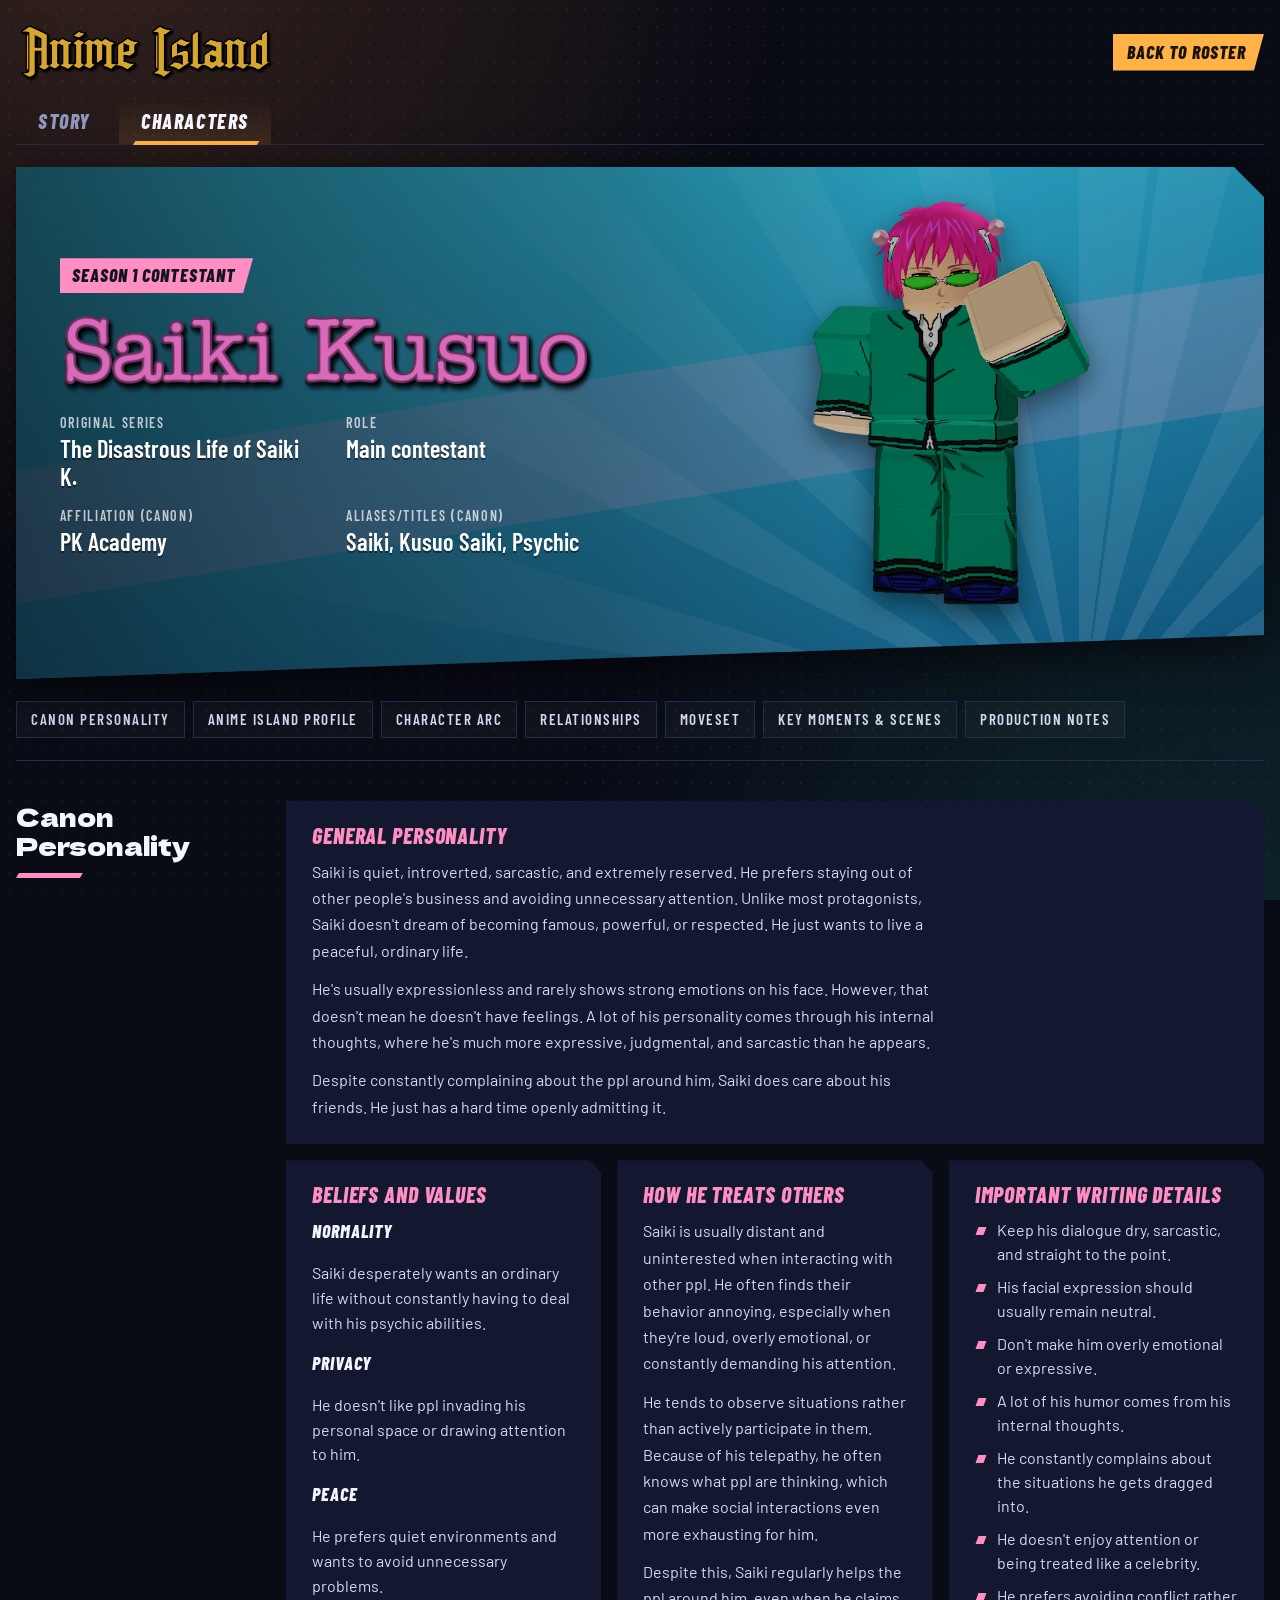
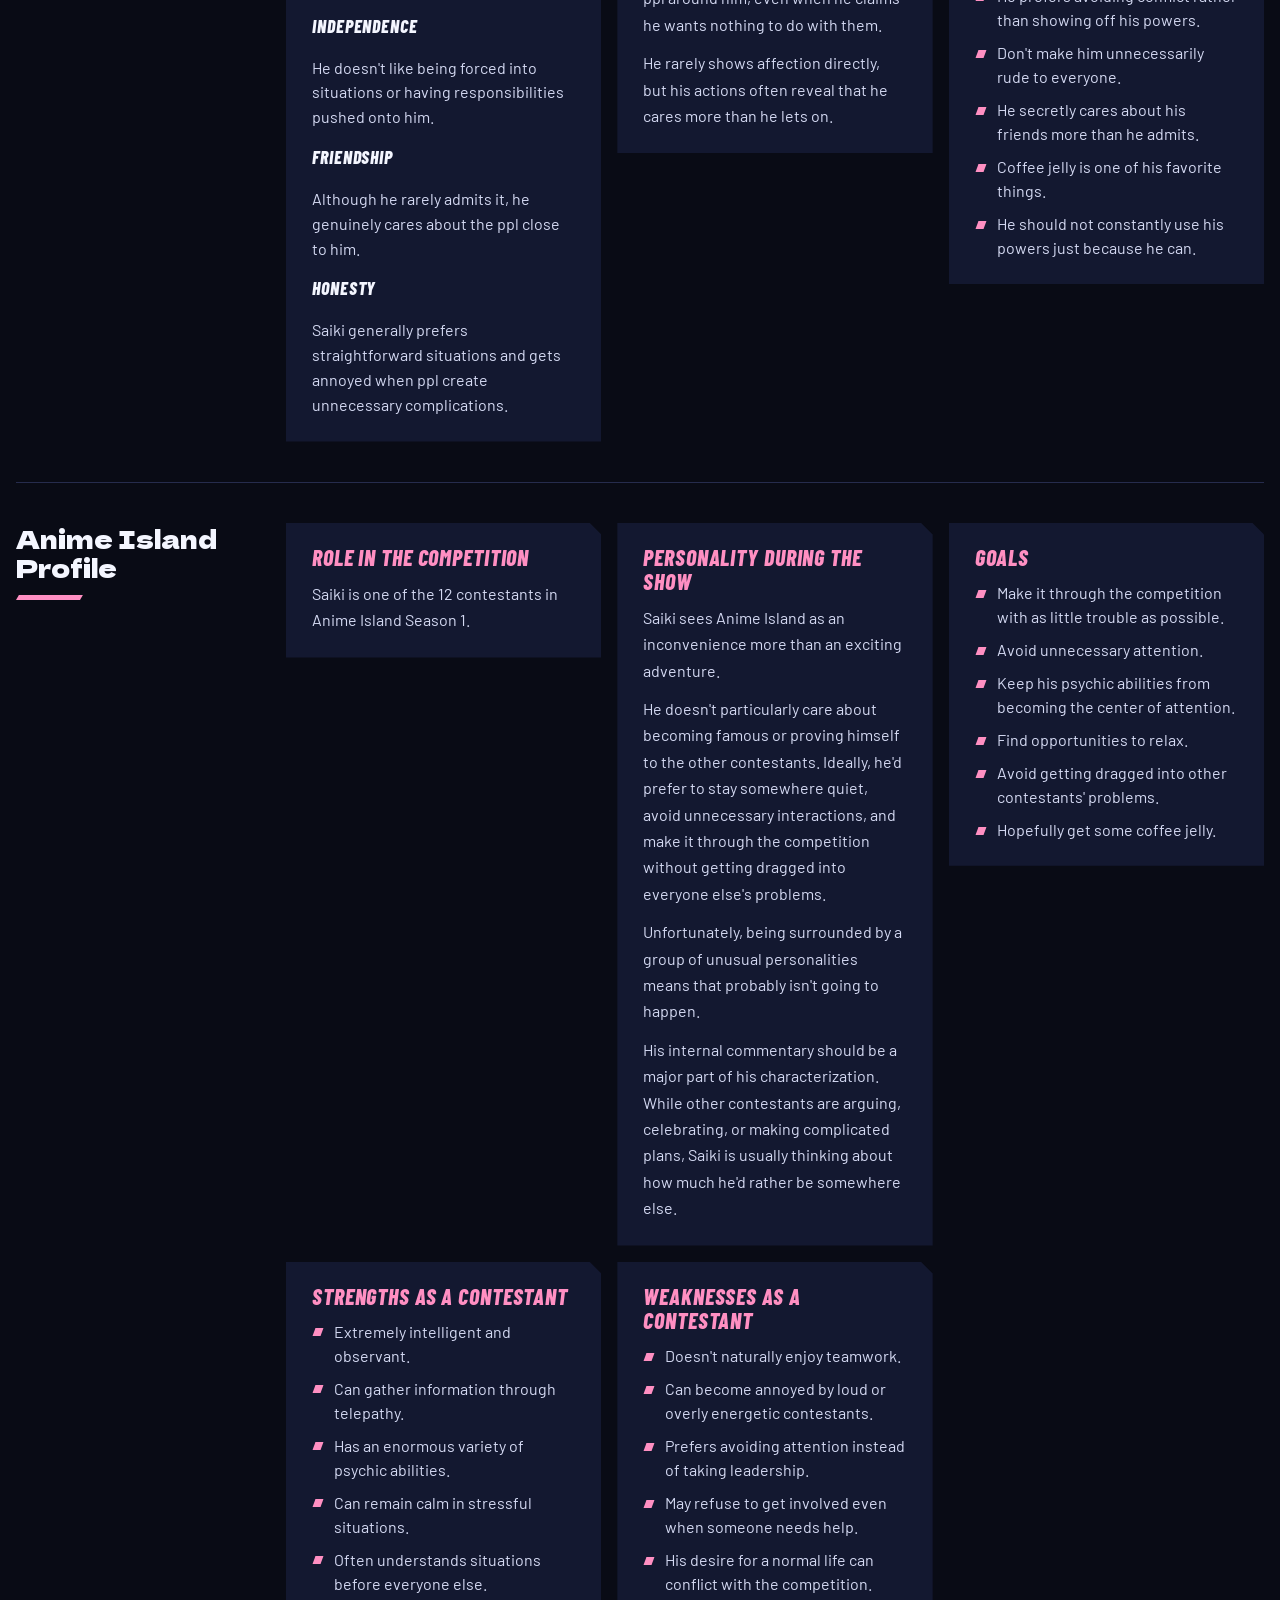
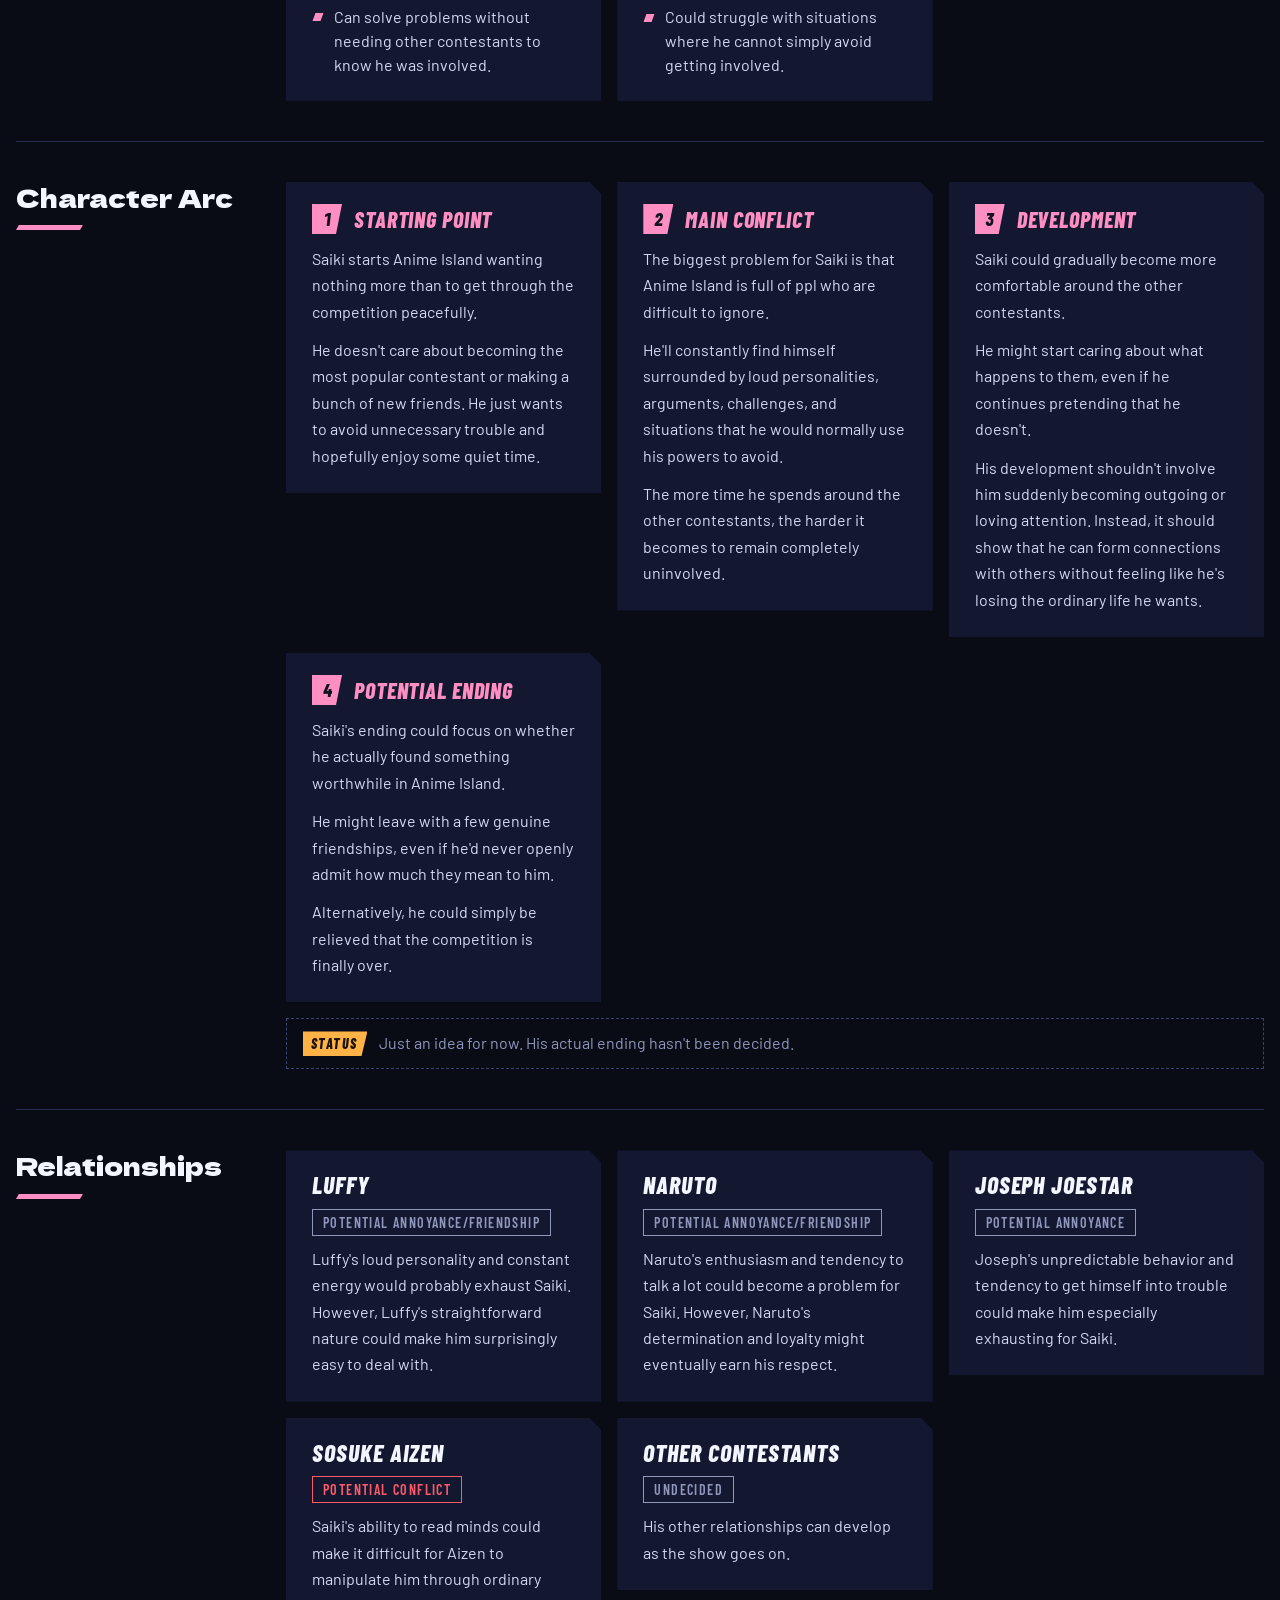
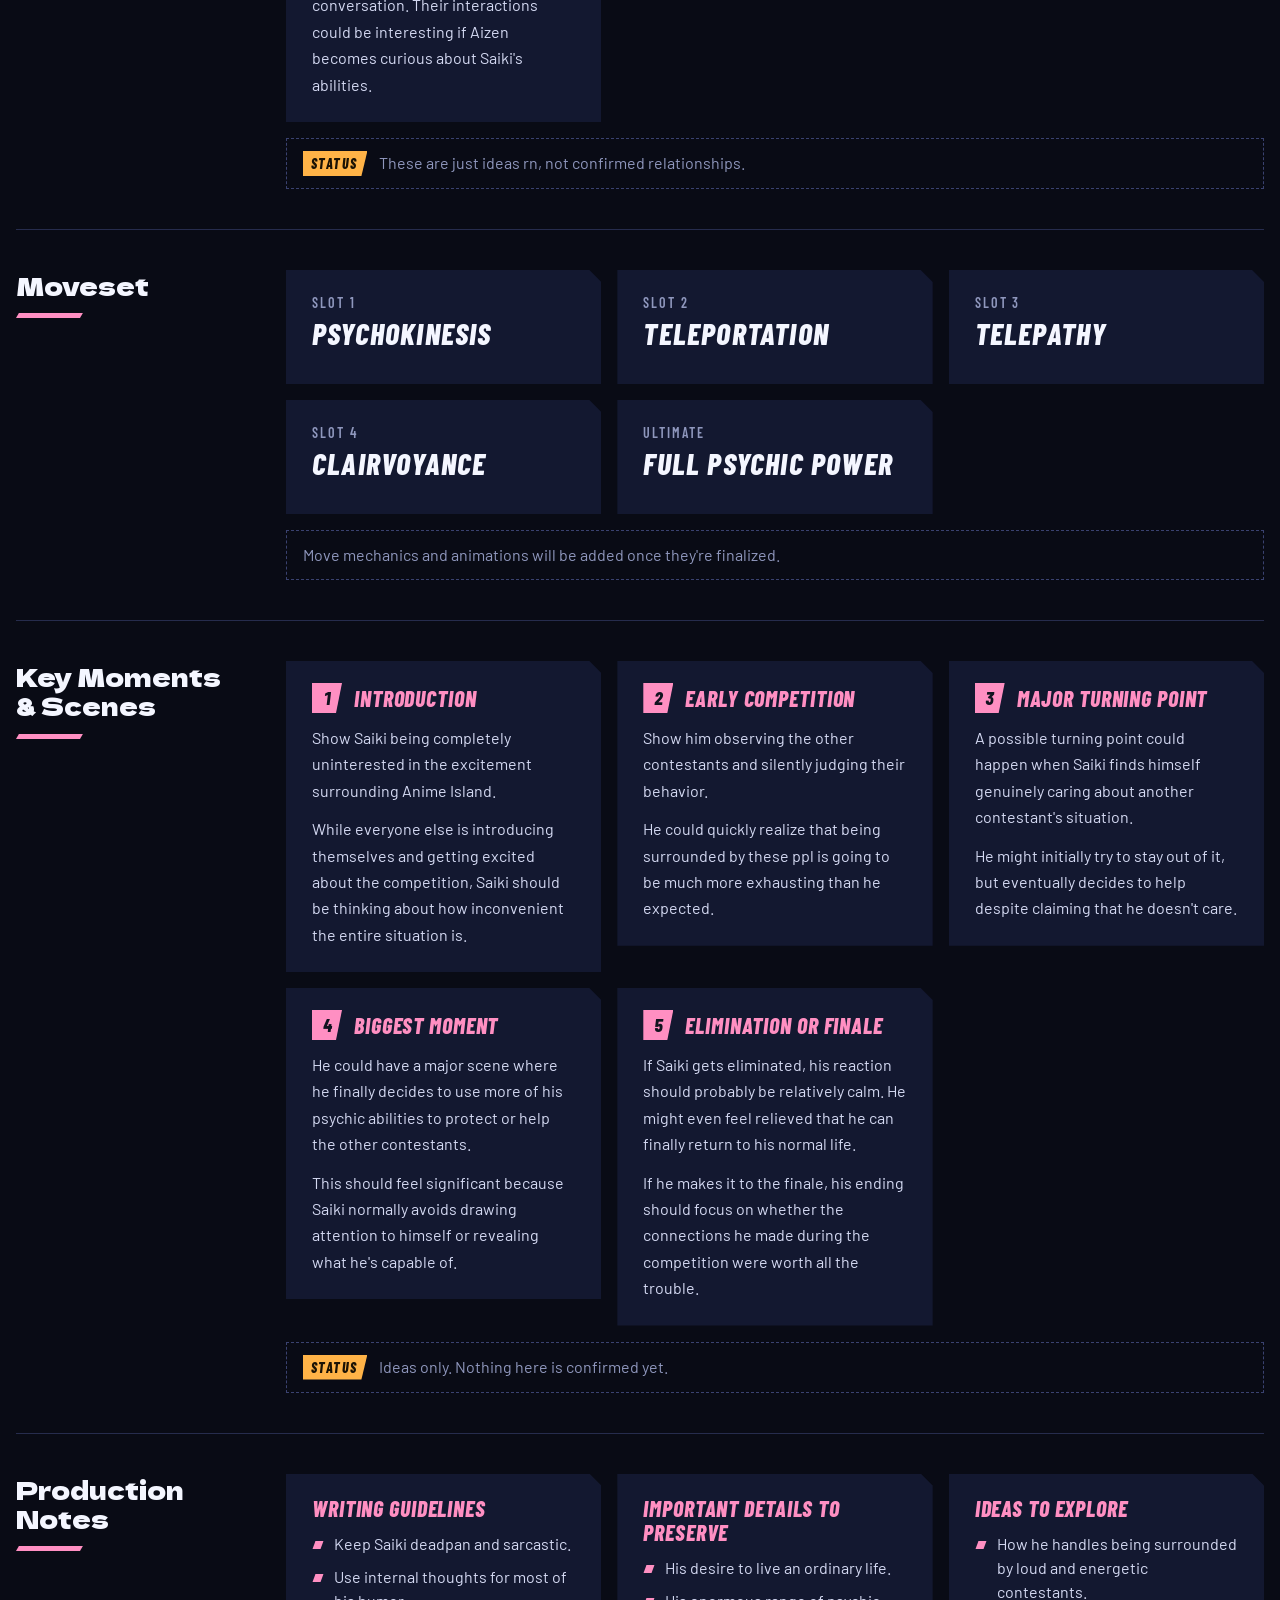
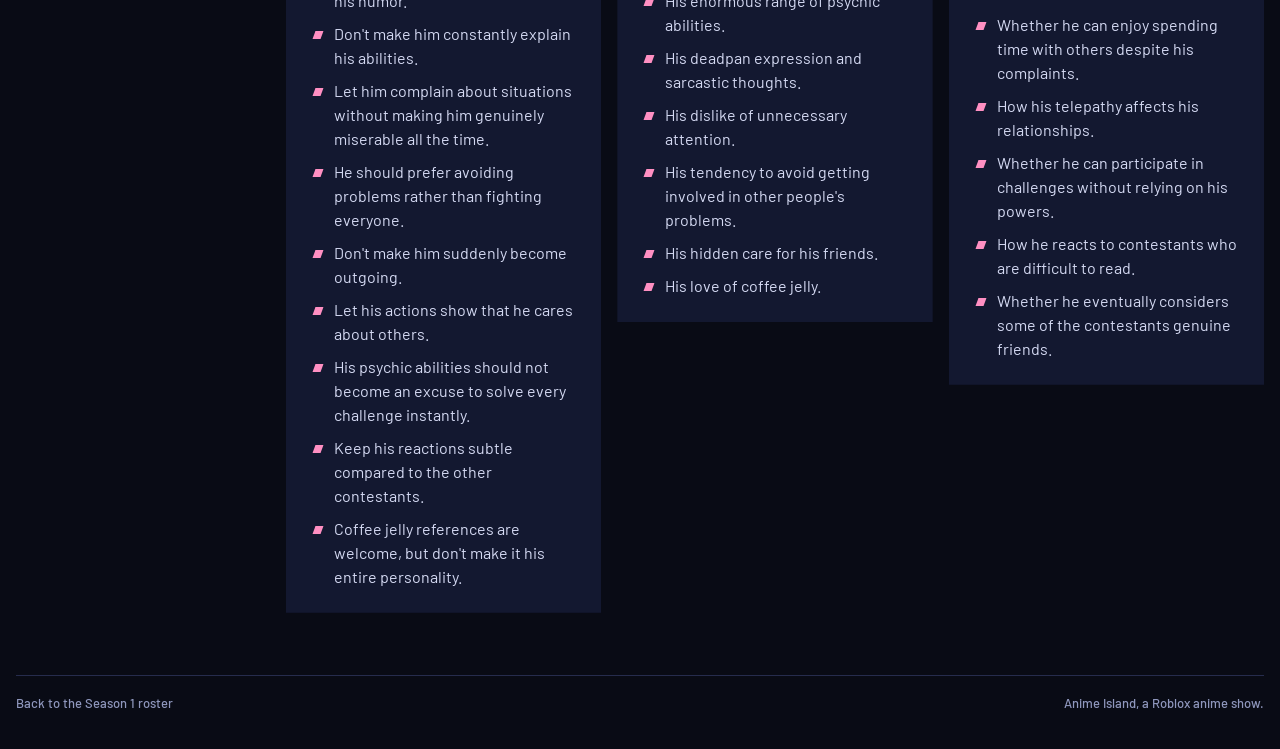
<file: characters/saiki-kusuo.html>
<!doctype html>
<html lang="en">
<head>
<meta charset="utf-8">
<meta name="viewport" content="width=device-width, initial-scale=1, viewport-fit=cover">
<title>Saiki Kusuo | Anime Island</title>
<link rel="stylesheet" href="https://fonts.googleapis.com/css2?family=Barlow+Condensed:ital,wght@0,600;1,800&family=Barlow:wght@500;600&family=Dela+Gothic+One&display=swap">
<link rel="stylesheet" href="../assets/character.css">
</head>
<body>
<div id="app" class="wrap"></div>

<script>
/* CHARACTER PAGE DATA: the only part to edit for this character.
   Block types and options are explained at the top of monkey-d-luffy.html.
   Images: ../images/saiki-kusuo.png (render) and ../images/saiki-kusuo-logo.png (optional name logo).
   Moves: use  slot: 1  for a numbered slot, or  label: "Ultimate"  for a move that isn't a numbered slot. */
window.CHARACTER = {
  slug: "saiki-kusuo",
  name: "Saiki Kusuo",
  status: "Season 1 Contestant",
  colors: ["#35c4dd", "#0f4f78"],   // same as this character's roster card
  accent: "#ff8fc2",

  facts: [
    { label: "Original Series", value: "The Disastrous Life of Saiki K." },
    { label: "Role", value: "Main contestant" },
    { label: "Affiliation (Canon)", value: "PK Academy" },
    { label: "Aliases/Titles (Canon)", value: ["Saiki", "Kusuo Saiki", "Psychic"] }
  ],

  sections: [
    {
      id: "personality",
      title: "Canon Personality",
      blocks: [
        {
          type: "text",
          heading: "General Personality",
          wide: true,
          body: [
            "Saiki is quiet, introverted, sarcastic, and extremely reserved. He prefers staying out of other people's business and avoiding unnecessary attention. Unlike most protagonists, Saiki doesn't dream of becoming famous, powerful, or respected. He just wants to live a peaceful, ordinary life.",
            "He's usually expressionless and rarely shows strong emotions on his face. However, that doesn't mean he doesn't have feelings. A lot of his personality comes through his internal thoughts, where he's much more expressive, judgmental, and sarcastic than he appears.",
            "Despite constantly complaining about the ppl around him, Saiki does care about his friends. He just has a hard time openly admitting it."
          ]
        },
        {
          type: "terms",
          heading: "Beliefs and Values",
          items: [
            { term: "Normality", text: "Saiki desperately wants an ordinary life without constantly having to deal with his psychic abilities." },
            { term: "Privacy", text: "He doesn't like ppl invading his personal space or drawing attention to him." },
            { term: "Peace", text: "He prefers quiet environments and wants to avoid unnecessary problems." },
            { term: "Independence", text: "He doesn't like being forced into situations or having responsibilities pushed onto him." },
            { term: "Friendship", text: "Although he rarely admits it, he genuinely cares about the ppl close to him." },
            { term: "Honesty", text: "Saiki generally prefers straightforward situations and gets annoyed when ppl create unnecessary complications." }
          ]
        },
        {
          type: "text",
          heading: "How He Treats Others",
          body: [
            "Saiki is usually distant and uninterested when interacting with other ppl. He often finds their behavior annoying, especially when they're loud, overly emotional, or constantly demanding his attention.",
            "He tends to observe situations rather than actively participate in them. Because of his telepathy, he often knows what ppl are thinking, which can make social interactions even more exhausting for him.",
            "Despite this, Saiki regularly helps the ppl around him, even when he claims he wants nothing to do with them.",
            "He rarely shows affection directly, but his actions often reveal that he cares more than he lets on."
          ]
        },
        {
          type: "list",
          heading: "Important Writing Details",
          items: [
            "Keep his dialogue dry, sarcastic, and straight to the point.",
            "His facial expression should usually remain neutral.",
            "Don't make him overly emotional or expressive.",
            "A lot of his humor comes from his internal thoughts.",
            "He constantly complains about the situations he gets dragged into.",
            "He doesn't enjoy attention or being treated like a celebrity.",
            "He prefers avoiding conflict rather than showing off his powers.",
            "Don't make him unnecessarily rude to everyone.",
            "He secretly cares about his friends more than he admits.",
            "Coffee jelly is one of his favorite things.",
            "He should not constantly use his powers just because he can."
          ]
        }
      ]
    },

    {
      id: "profile",
      title: "Anime Island Profile",
      blocks: [
        {
          type: "text",
          heading: "Role in the Competition",
          body: "Saiki is one of the 12 contestants in Anime Island Season 1."
        },
        {
          type: "text",
          heading: "Personality During the Show",
          body: [
            "Saiki sees Anime Island as an inconvenience more than an exciting adventure.",
            "He doesn't particularly care about becoming famous or proving himself to the other contestants. Ideally, he'd prefer to stay somewhere quiet, avoid unnecessary interactions, and make it through the competition without getting dragged into everyone else's problems.",
            "Unfortunately, being surrounded by a group of unusual personalities means that probably isn't going to happen.",
            "His internal commentary should be a major part of his characterization. While other contestants are arguing, celebrating, or making complicated plans, Saiki is usually thinking about how much he'd rather be somewhere else."
          ]
        },
        {
          type: "list",
          heading: "Goals",
          items: [
            "Make it through the competition with as little trouble as possible.",
            "Avoid unnecessary attention.",
            "Keep his psychic abilities from becoming the center of attention.",
            "Find opportunities to relax.",
            "Avoid getting dragged into other contestants' problems.",
            "Hopefully get some coffee jelly."
          ]
        },
        {
          type: "list",
          heading: "Strengths as a Contestant",
          items: [
            "Extremely intelligent and observant.",
            "Can gather information through telepathy.",
            "Has an enormous variety of psychic abilities.",
            "Can remain calm in stressful situations.",
            "Often understands situations before everyone else.",
            "Can solve problems without needing other contestants to know he was involved."
          ]
        },
        {
          type: "list",
          heading: "Weaknesses as a Contestant",
          items: [
            "Doesn't naturally enjoy teamwork.",
            "Can become annoyed by loud or overly energetic contestants.",
            "Prefers avoiding attention instead of taking leadership.",
            "May refuse to get involved even when someone needs help.",
            "His desire for a normal life can conflict with the competition.",
            "Could struggle with situations where he cannot simply avoid getting involved."
          ]
        }
      ]
    },

    {
      id: "arc",
      title: "Character Arc",
      blocks: [
        {
          type: "steps",
          items: [
            {
              heading: "Starting Point",
              body: [
                "Saiki starts Anime Island wanting nothing more than to get through the competition peacefully.",
                "He doesn't care about becoming the most popular contestant or making a bunch of new friends. He just wants to avoid unnecessary trouble and hopefully enjoy some quiet time."
              ]
            },
            {
              heading: "Main Conflict",
              body: [
                "The biggest problem for Saiki is that Anime Island is full of ppl who are difficult to ignore.",
                "He'll constantly find himself surrounded by loud personalities, arguments, challenges, and situations that he would normally use his powers to avoid.",
                "The more time he spends around the other contestants, the harder it becomes to remain completely uninvolved."
              ]
            },
            {
              heading: "Development",
              body: [
                "Saiki could gradually become more comfortable around the other contestants.",
                "He might start caring about what happens to them, even if he continues pretending that he doesn't.",
                "His development shouldn't involve him suddenly becoming outgoing or loving attention. Instead, it should show that he can form connections with others without feeling like he's losing the ordinary life he wants."
              ]
            },
            {
              heading: "Potential Ending",
              body: [
                "Saiki's ending could focus on whether he actually found something worthwhile in Anime Island.",
                "He might leave with a few genuine friendships, even if he'd never openly admit how much they mean to him.",
                "Alternatively, he could simply be relieved that the competition is finally over."
              ]
            }
          ]
        },
        { type: "note", label: "Status", text: "Just an idea for now. His actual ending hasn't been decided." }
      ]
    },

    {
      id: "relationships",
      title: "Relationships",
      blocks: [
        {
          type: "relations",
          items: [
            {
              name: "Luffy",
              tag: "Potential Annoyance/Friendship",
              text: "Luffy's loud personality and constant energy would probably exhaust Saiki. However, Luffy's straightforward nature could make him surprisingly easy to deal with."
            },
            {
              name: "Naruto",
              tag: "Potential Annoyance/Friendship",
              text: "Naruto's enthusiasm and tendency to talk a lot could become a problem for Saiki. However, Naruto's determination and loyalty might eventually earn his respect."
            },
            {
              name: "Joseph Joestar",
              tag: "Potential Annoyance",
              text: "Joseph's unpredictable behavior and tendency to get himself into trouble could make him especially exhausting for Saiki."
            },
            {
              name: "Sosuke Aizen",
              tag: "Potential Conflict",
              tone: "conflict",
              text: "Saiki's ability to read minds could make it difficult for Aizen to manipulate him through ordinary conversation. Their interactions could be interesting if Aizen becomes curious about Saiki's abilities."
            },
            {
              name: "Other Contestants",
              tag: "Undecided",
              text: "His other relationships can develop as the show goes on."
            }
          ]
        },
        { type: "note", label: "Status", text: "These are just ideas rn, not confirmed relationships." }
      ]
    },

    {
      id: "moveset",
      title: "Moveset",
      blocks: [
        {
          type: "moves",
          items: [
            { slot: 1, name: "Psychokinesis" },
            { slot: 2, name: "Teleportation" },
            { slot: 3, name: "Telepathy" },
            { slot: 4, name: "Clairvoyance" },
            { label: "Ultimate", name: "Full Psychic Power" }
          ]
        },
        { type: "note", text: "Move mechanics and animations will be added once they're finalized." }
      ]
    },

    {
      id: "moments",
      title: "Key Moments & Scenes",
      blocks: [
        {
          type: "steps",
          items: [
            {
              heading: "Introduction",
              body: [
                "Show Saiki being completely uninterested in the excitement surrounding Anime Island.",
                "While everyone else is introducing themselves and getting excited about the competition, Saiki should be thinking about how inconvenient the entire situation is."
              ]
            },
            {
              heading: "Early Competition",
              body: [
                "Show him observing the other contestants and silently judging their behavior.",
                "He could quickly realize that being surrounded by these ppl is going to be much more exhausting than he expected."
              ]
            },
            {
              heading: "Major Turning Point",
              body: [
                "A possible turning point could happen when Saiki finds himself genuinely caring about another contestant's situation.",
                "He might initially try to stay out of it, but eventually decides to help despite claiming that he doesn't care."
              ]
            },
            {
              heading: "Biggest Moment",
              body: [
                "He could have a major scene where he finally decides to use more of his psychic abilities to protect or help the other contestants.",
                "This should feel significant because Saiki normally avoids drawing attention to himself or revealing what he's capable of."
              ]
            },
            {
              heading: "Elimination or Finale",
              body: [
                "If Saiki gets eliminated, his reaction should probably be relatively calm. He might even feel relieved that he can finally return to his normal life.",
                "If he makes it to the finale, his ending should focus on whether the connections he made during the competition were worth all the trouble."
              ]
            }
          ]
        },
        { type: "note", label: "Status", text: "Ideas only. Nothing here is confirmed yet." }
      ]
    },

    {
      id: "production",
      title: "Production Notes",
      blocks: [
        {
          type: "list",
          heading: "Writing Guidelines",
          items: [
            "Keep Saiki deadpan and sarcastic.",
            "Use internal thoughts for most of his humor.",
            "Don't make him constantly explain his abilities.",
            "Let him complain about situations without making him genuinely miserable all the time.",
            "He should prefer avoiding problems rather than fighting everyone.",
            "Don't make him suddenly become outgoing.",
            "Let his actions show that he cares about others.",
            "His psychic abilities should not become an excuse to solve every challenge instantly.",
            "Keep his reactions subtle compared to the other contestants.",
            "Coffee jelly references are welcome, but don't make it his entire personality."
          ]
        },
        {
          type: "list",
          heading: "Important Details to Preserve",
          items: [
            "His desire to live an ordinary life.",
            "His enormous range of psychic abilities.",
            "His deadpan expression and sarcastic thoughts.",
            "His dislike of unnecessary attention.",
            "His tendency to avoid getting involved in other people's problems.",
            "His hidden care for his friends.",
            "His love of coffee jelly."
          ]
        },
        {
          type: "list",
          heading: "Ideas to Explore",
          items: [
            "How he handles being surrounded by loud and energetic contestants.",
            "Whether he can enjoy spending time with others despite his complaints.",
            "How his telepathy affects his relationships.",
            "Whether he can participate in challenges without relying on his powers.",
            "How he reacts to contestants who are difficult to read.",
            "Whether he eventually considers some of the contestants genuine friends."
          ]
        }
      ]
    }
  ]
};
</script>
<script src="../assets/character.js"></script>
</body>
</html>
</file>
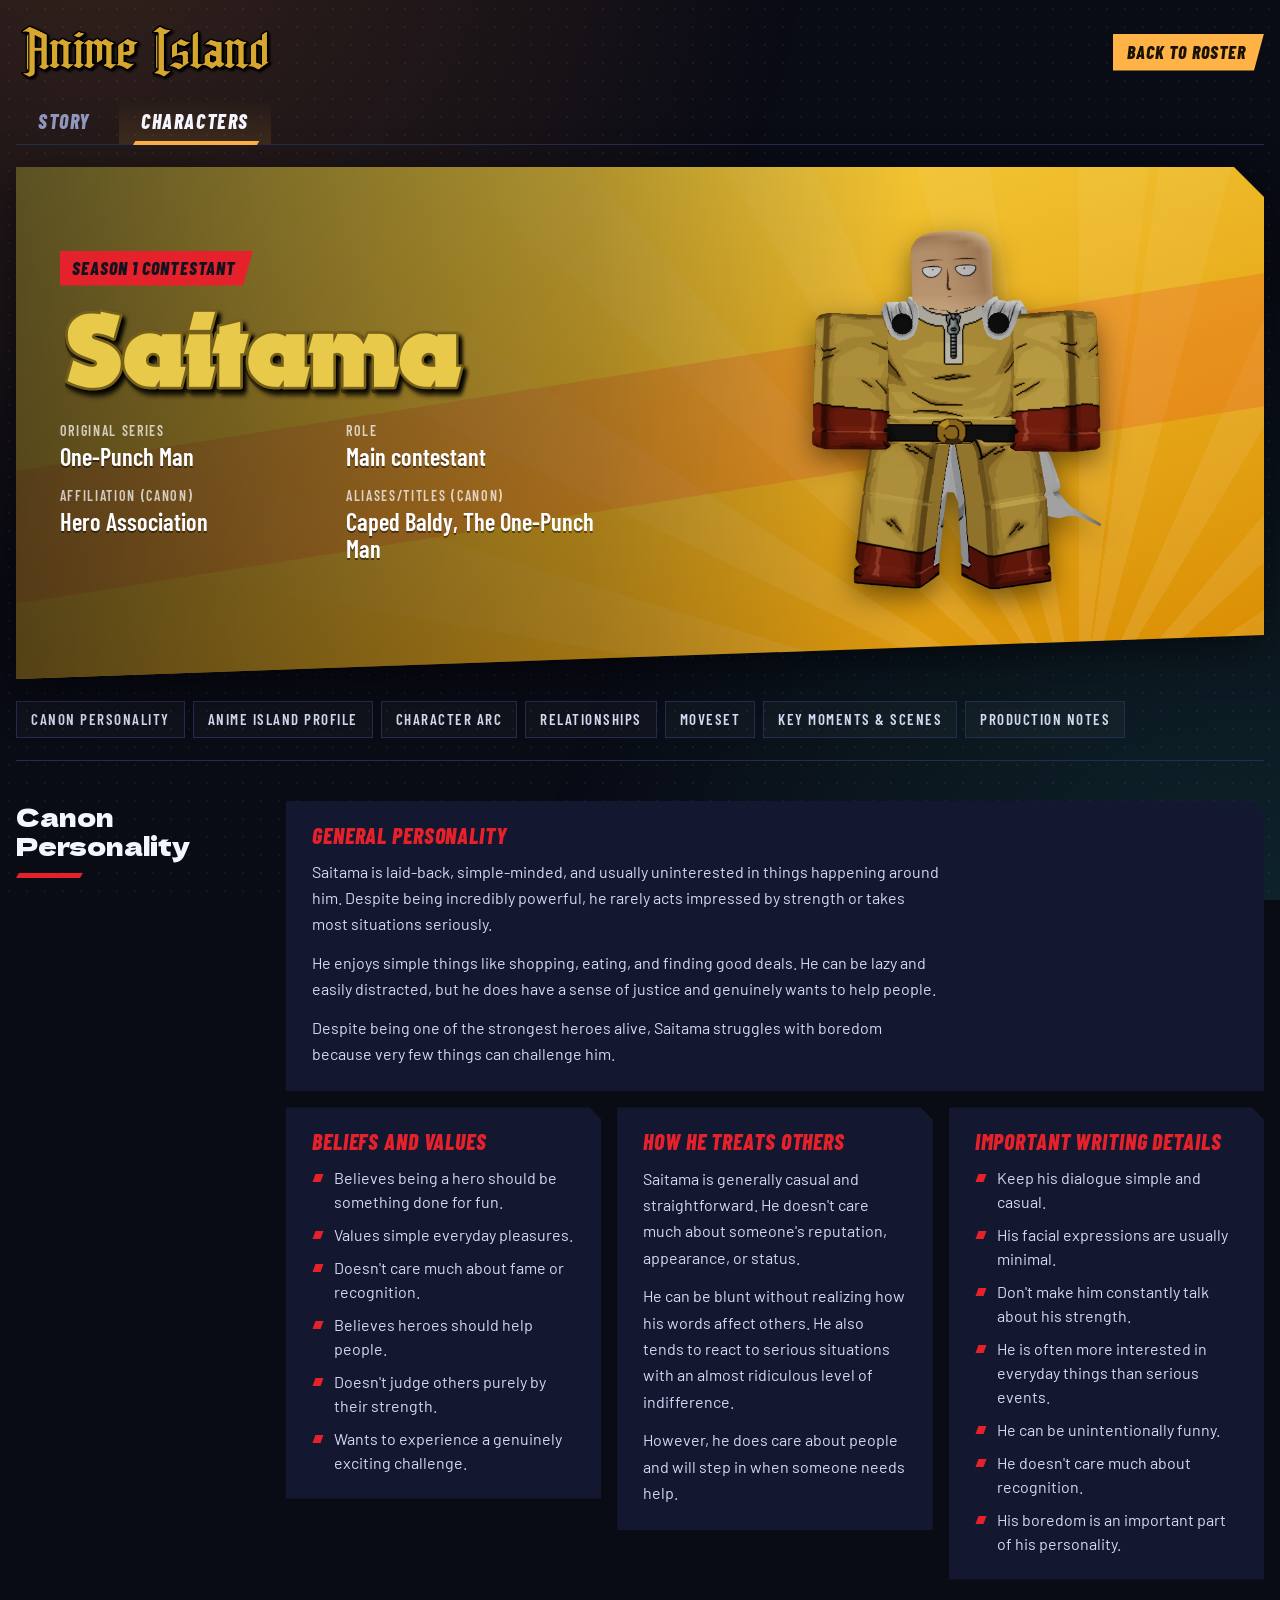
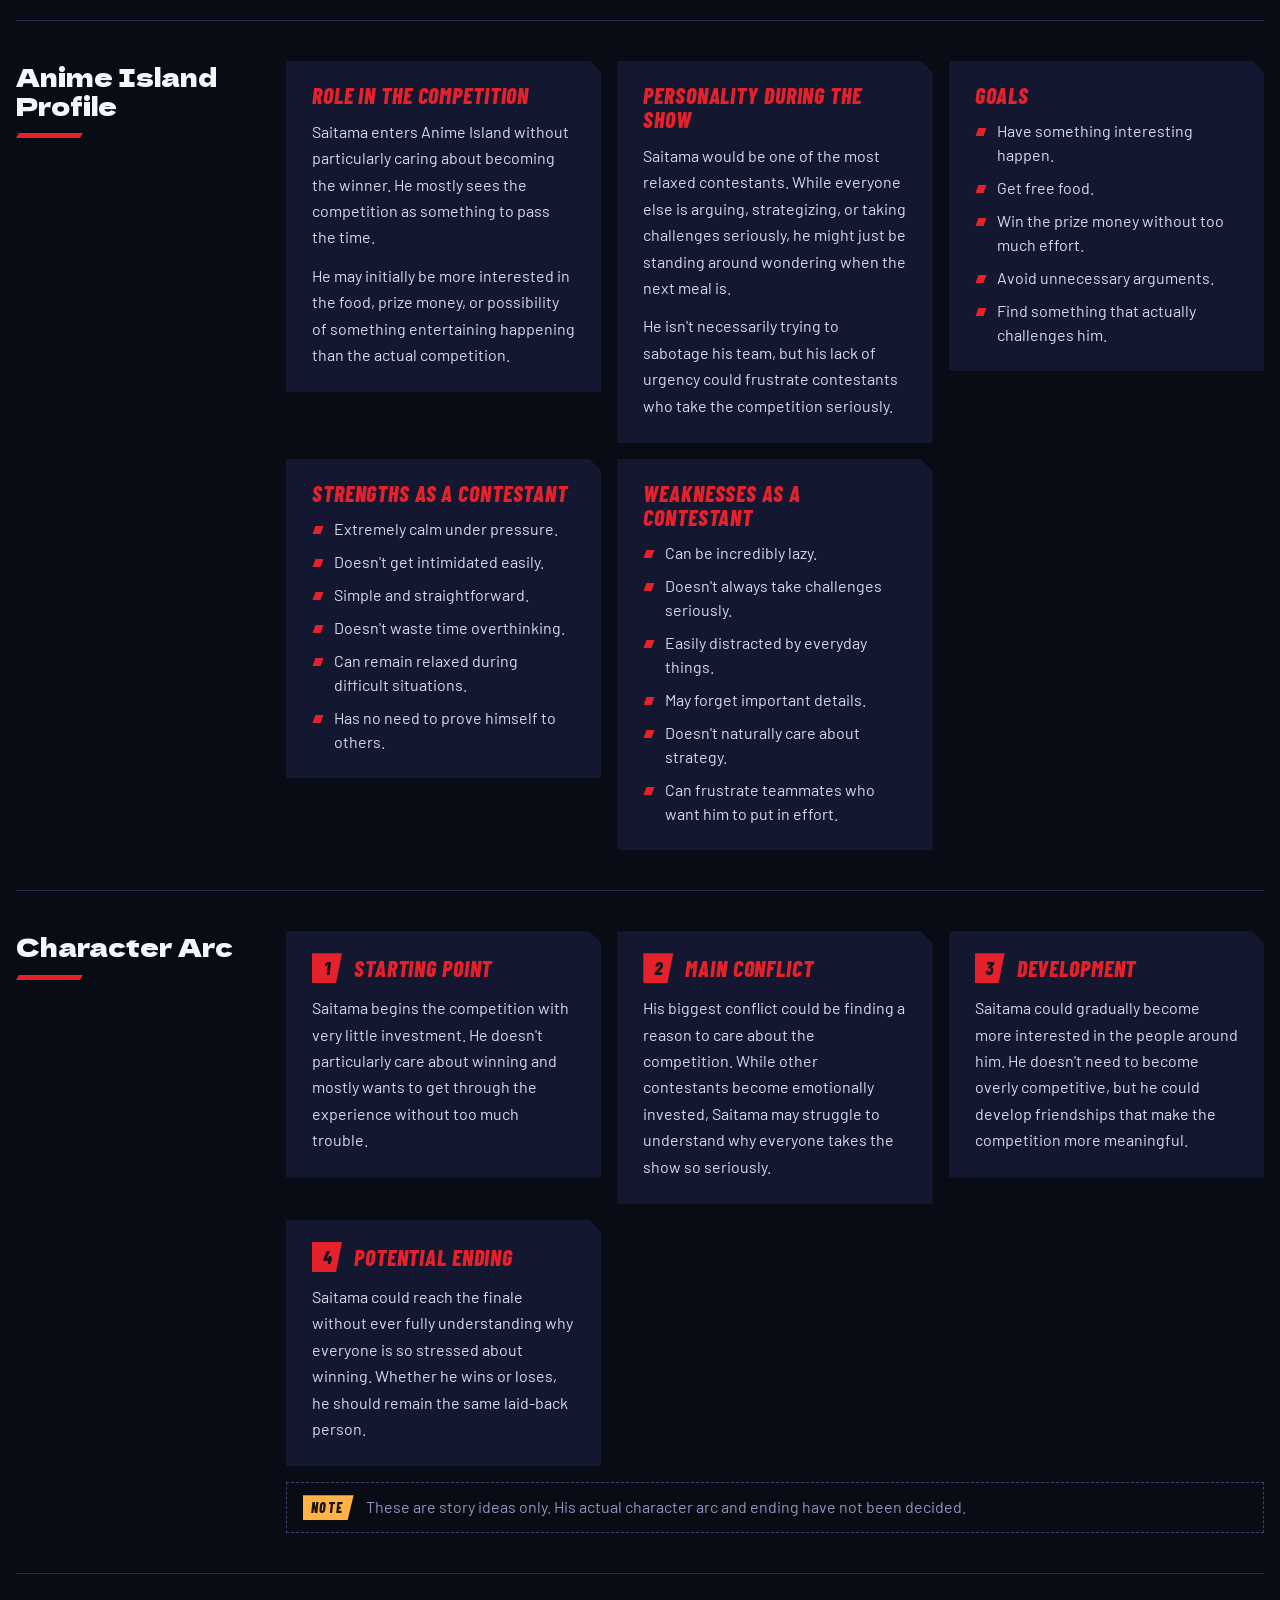
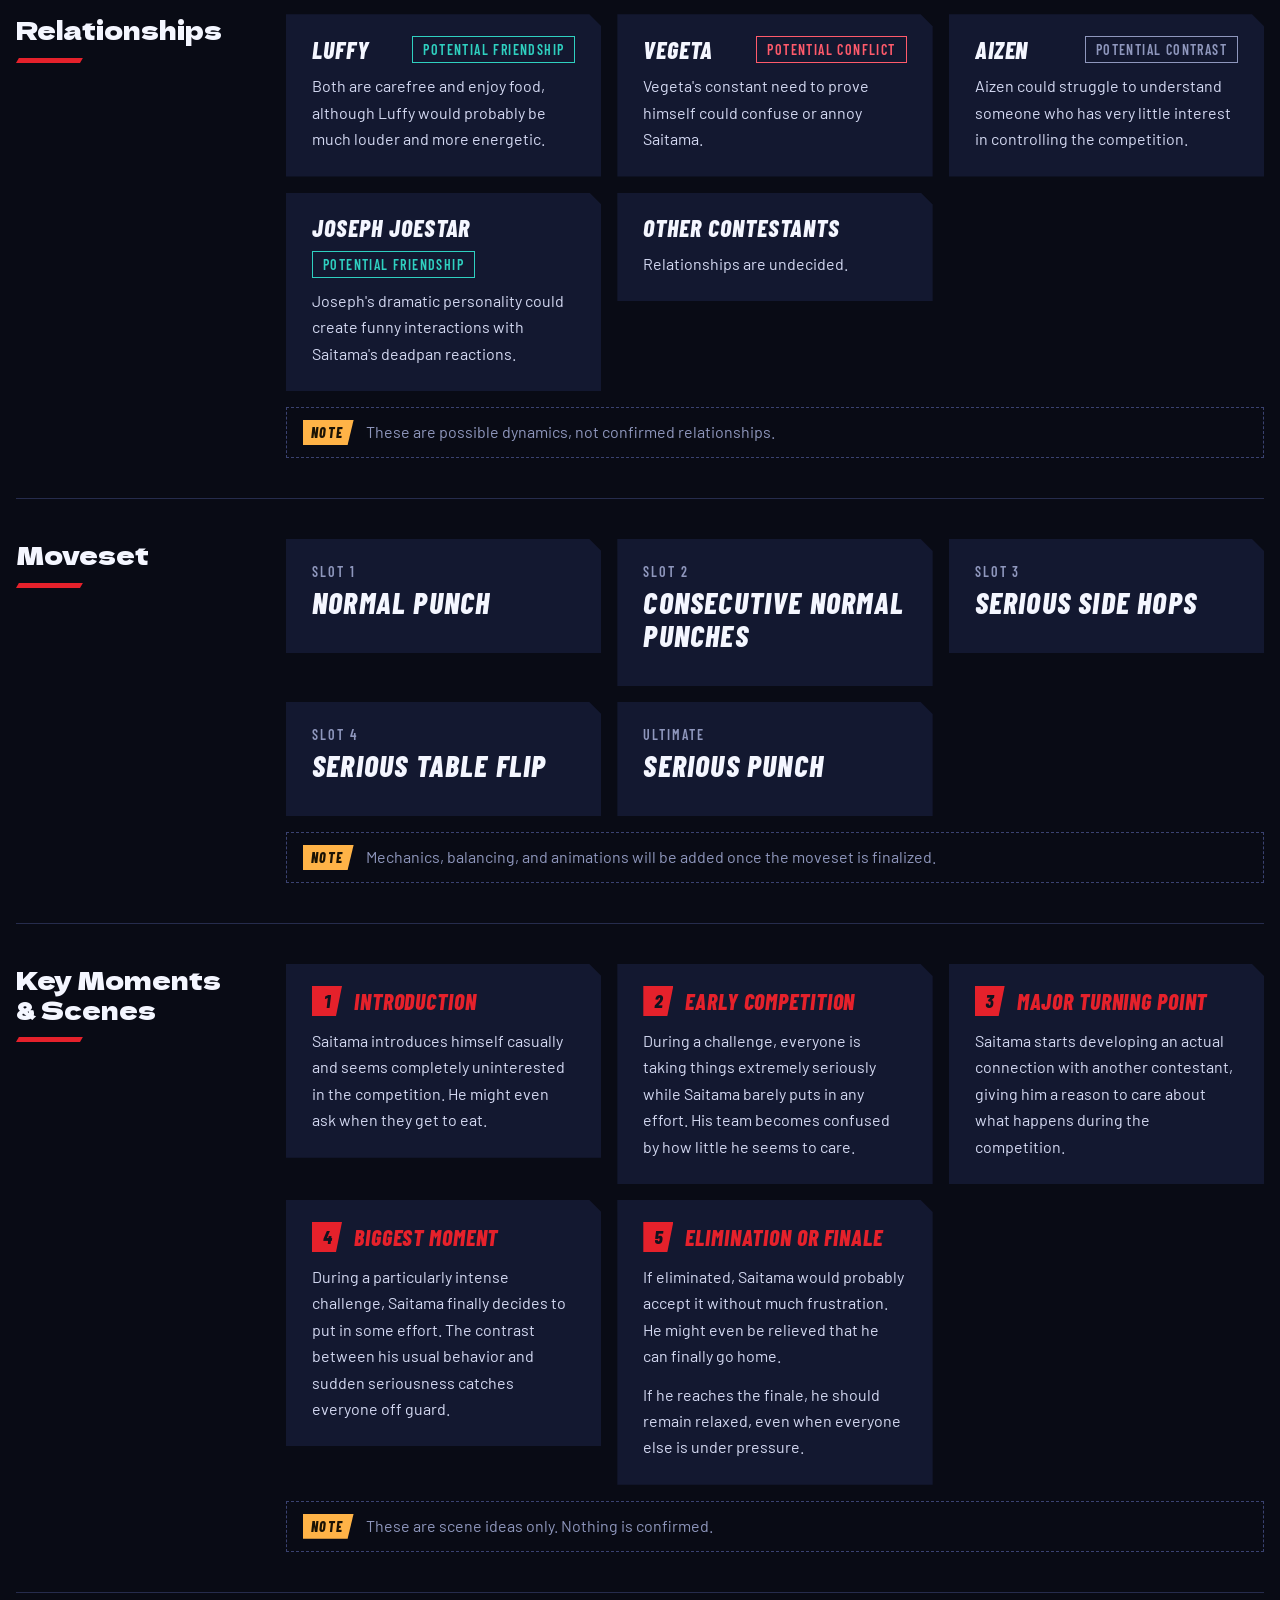
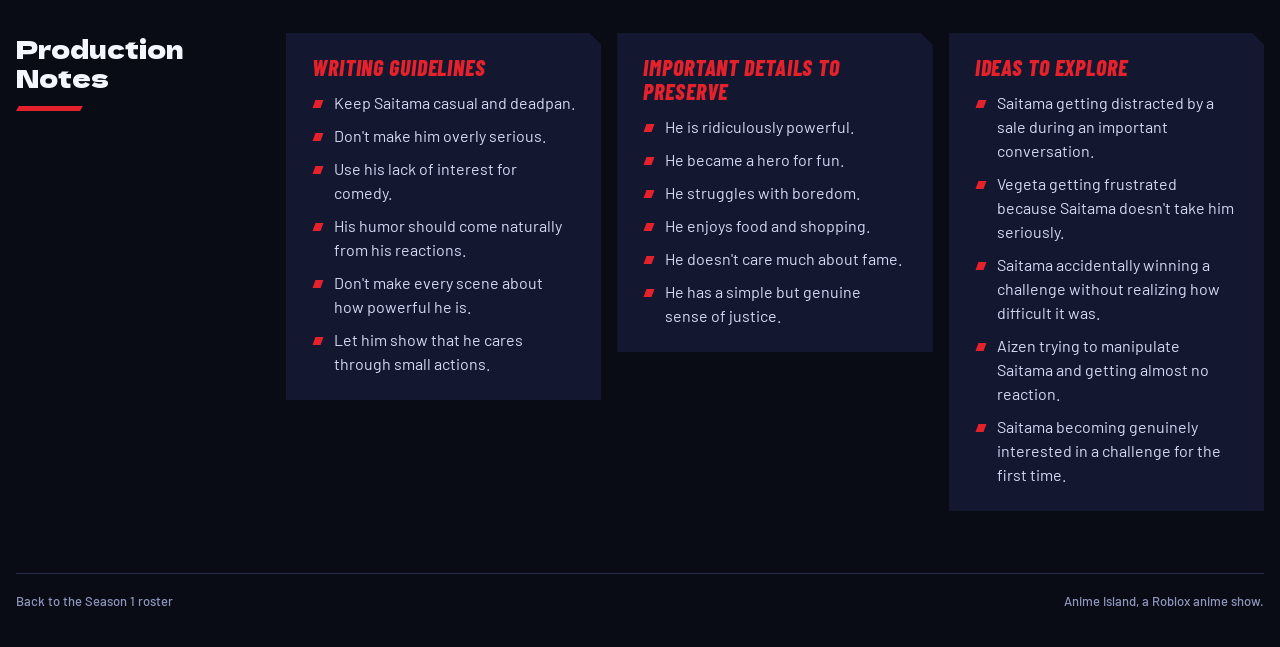
<file: characters/saitama.html>
<!doctype html>
<html lang="en">
<head>
<meta charset="utf-8">
<meta name="viewport" content="width=device-width, initial-scale=1, viewport-fit=cover">
<title>Saitama | Anime Island</title>
<link rel="stylesheet" href="https://fonts.googleapis.com/css2?family=Barlow+Condensed:ital,wght@0,600;1,800&family=Barlow:wght@500;600&family=Dela+Gothic+One&display=swap">
<link rel="stylesheet" href="../assets/character.css">
</head>
<body>
<div id="app" class="wrap"></div>

<script>
/* CHARACTER PAGE DATA: the only part to edit for this character.
   Block types and options are explained at the top of monkey-d-luffy.html.
   Images: ../images/saitama.png (render) and ../images/saitama-logo.png (optional name logo).
   Colors match this character's roster card.
   Moves: use  slot: 1  for a numbered slot, or  label: "Ultimate"  for a move that isn't a numbered slot. */
window.CHARACTER = {
  "slug": "saitama",
  "name": "Saitama",
  "status": "Season 1 Contestant",
  "colors": [
    "#ffe04a",
    "#d98b00"
  ],
  "accent": "#e5212b",
  "facts": [
    {
      "label": "Original Series",
      "value": "One-Punch Man"
    },
    {
      "label": "Role",
      "value": "Main contestant"
    },
    {
      "label": "Affiliation (Canon)",
      "value": "Hero Association"
    },
    {
      "label": "Aliases/Titles (Canon)",
      "value": [
        "Caped Baldy",
        "The One-Punch Man"
      ]
    }
  ],
  "sections": [
    {
      "id": "personality",
      "title": "Canon Personality",
      "blocks": [
        {
          "type": "text",
          "heading": "General Personality",
          "body": [
            "Saitama is laid-back, simple-minded, and usually uninterested in things happening around him. Despite being incredibly powerful, he rarely acts impressed by strength or takes most situations seriously.",
            "He enjoys simple things like shopping, eating, and finding good deals. He can be lazy and easily distracted, but he does have a sense of justice and genuinely wants to help people.",
            "Despite being one of the strongest heroes alive, Saitama struggles with boredom because very few things can challenge him."
          ],
          "wide": true
        },
        {
          "type": "list",
          "heading": "Beliefs and Values",
          "items": [
            "Believes being a hero should be something done for fun.",
            "Values simple everyday pleasures.",
            "Doesn't care much about fame or recognition.",
            "Believes heroes should help people.",
            "Doesn't judge others purely by their strength.",
            "Wants to experience a genuinely exciting challenge."
          ]
        },
        {
          "type": "text",
          "heading": "How He Treats Others",
          "body": [
            "Saitama is generally casual and straightforward. He doesn't care much about someone's reputation, appearance, or status.",
            "He can be blunt without realizing how his words affect others. He also tends to react to serious situations with an almost ridiculous level of indifference.",
            "However, he does care about people and will step in when someone needs help."
          ]
        },
        {
          "type": "list",
          "heading": "Important Writing Details",
          "items": [
            "Keep his dialogue simple and casual.",
            "His facial expressions are usually minimal.",
            "Don't make him constantly talk about his strength.",
            "He is often more interested in everyday things than serious events.",
            "He can be unintentionally funny.",
            "He doesn't care much about recognition.",
            "His boredom is an important part of his personality."
          ]
        }
      ]
    },
    {
      "id": "profile",
      "title": "Anime Island Profile",
      "blocks": [
        {
          "type": "text",
          "heading": "Role in the Competition",
          "body": [
            "Saitama enters Anime Island without particularly caring about becoming the winner. He mostly sees the competition as something to pass the time.",
            "He may initially be more interested in the food, prize money, or possibility of something entertaining happening than the actual competition."
          ]
        },
        {
          "type": "text",
          "heading": "Personality During the Show",
          "body": [
            "Saitama would be one of the most relaxed contestants. While everyone else is arguing, strategizing, or taking challenges seriously, he might just be standing around wondering when the next meal is.",
            "He isn't necessarily trying to sabotage his team, but his lack of urgency could frustrate contestants who take the competition seriously."
          ]
        },
        {
          "type": "list",
          "heading": "Goals",
          "items": [
            "Have something interesting happen.",
            "Get free food.",
            "Win the prize money without too much effort.",
            "Avoid unnecessary arguments.",
            "Find something that actually challenges him."
          ]
        },
        {
          "type": "list",
          "heading": "Strengths as a Contestant",
          "items": [
            "Extremely calm under pressure.",
            "Doesn't get intimidated easily.",
            "Simple and straightforward.",
            "Doesn't waste time overthinking.",
            "Can remain relaxed during difficult situations.",
            "Has no need to prove himself to others."
          ]
        },
        {
          "type": "list",
          "heading": "Weaknesses as a Contestant",
          "items": [
            "Can be incredibly lazy.",
            "Doesn't always take challenges seriously.",
            "Easily distracted by everyday things.",
            "May forget important details.",
            "Doesn't naturally care about strategy.",
            "Can frustrate teammates who want him to put in effort."
          ]
        }
      ]
    },
    {
      "id": "arc",
      "title": "Character Arc",
      "blocks": [
        {
          "type": "steps",
          "items": [
            {
              "heading": "Starting Point",
              "body": "Saitama begins the competition with very little investment. He doesn't particularly care about winning and mostly wants to get through the experience without too much trouble."
            },
            {
              "heading": "Main Conflict",
              "body": "His biggest conflict could be finding a reason to care about the competition. While other contestants become emotionally invested, Saitama may struggle to understand why everyone takes the show so seriously."
            },
            {
              "heading": "Development",
              "body": "Saitama could gradually become more interested in the people around him. He doesn't need to become overly competitive, but he could develop friendships that make the competition more meaningful."
            },
            {
              "heading": "Potential Ending",
              "body": "Saitama could reach the finale without ever fully understanding why everyone is so stressed about winning. Whether he wins or loses, he should remain the same laid-back person."
            }
          ]
        },
        {
          "type": "note",
          "label": "Note",
          "text": "These are story ideas only. His actual character arc and ending have not been decided."
        }
      ]
    },
    {
      "id": "relationships",
      "title": "Relationships",
      "blocks": [
        {
          "type": "relations",
          "items": [
            {
              "name": "Luffy",
              "tag": "Potential friendship",
              "tone": "friendly",
              "text": "Both are carefree and enjoy food, although Luffy would probably be much louder and more energetic."
            },
            {
              "name": "Vegeta",
              "tag": "Potential conflict",
              "tone": "conflict",
              "text": "Vegeta's constant need to prove himself could confuse or annoy Saitama."
            },
            {
              "name": "Aizen",
              "tag": "Potential contrast",
              "text": "Aizen could struggle to understand someone who has very little interest in controlling the competition."
            },
            {
              "name": "Joseph Joestar",
              "tag": "Potential friendship",
              "tone": "friendly",
              "text": "Joseph's dramatic personality could create funny interactions with Saitama's deadpan reactions."
            },
            {
              "name": "Other contestants",
              "text": "Relationships are undecided."
            }
          ]
        },
        {
          "type": "note",
          "label": "Note",
          "text": "These are possible dynamics, not confirmed relationships."
        }
      ]
    },
    {
      "id": "moveset",
      "title": "Moveset",
      "blocks": [
        {
          "type": "moves",
          "items": [
            {
              "slot": 1,
              "name": "Normal Punch"
            },
            {
              "slot": 2,
              "name": "Consecutive Normal Punches"
            },
            {
              "slot": 3,
              "name": "Serious Side Hops"
            },
            {
              "slot": 4,
              "name": "Serious Table Flip"
            },
            {
              "label": "Ultimate",
              "name": "Serious Punch"
            }
          ]
        },
        {
          "type": "note",
          "label": "Note",
          "text": "Mechanics, balancing, and animations will be added once the moveset is finalized."
        }
      ]
    },
    {
      "id": "moments",
      "title": "Key Moments & Scenes",
      "blocks": [
        {
          "type": "steps",
          "items": [
            {
              "heading": "Introduction",
              "body": "Saitama introduces himself casually and seems completely uninterested in the competition. He might even ask when they get to eat."
            },
            {
              "heading": "Early Competition",
              "body": "During a challenge, everyone is taking things extremely seriously while Saitama barely puts in any effort. His team becomes confused by how little he seems to care."
            },
            {
              "heading": "Major Turning Point",
              "body": "Saitama starts developing an actual connection with another contestant, giving him a reason to care about what happens during the competition."
            },
            {
              "heading": "Biggest Moment",
              "body": "During a particularly intense challenge, Saitama finally decides to put in some effort. The contrast between his usual behavior and sudden seriousness catches everyone off guard."
            },
            {
              "heading": "Elimination or Finale",
              "body": [
                "If eliminated, Saitama would probably accept it without much frustration. He might even be relieved that he can finally go home.",
                "If he reaches the finale, he should remain relaxed, even when everyone else is under pressure."
              ]
            }
          ]
        },
        {
          "type": "note",
          "label": "Note",
          "text": "These are scene ideas only. Nothing is confirmed."
        }
      ]
    },
    {
      "id": "production",
      "title": "Production Notes",
      "blocks": [
        {
          "type": "list",
          "heading": "Writing Guidelines",
          "items": [
            "Keep Saitama casual and deadpan.",
            "Don't make him overly serious.",
            "Use his lack of interest for comedy.",
            "His humor should come naturally from his reactions.",
            "Don't make every scene about how powerful he is.",
            "Let him show that he cares through small actions."
          ]
        },
        {
          "type": "list",
          "heading": "Important Details to Preserve",
          "items": [
            "He is ridiculously powerful.",
            "He became a hero for fun.",
            "He struggles with boredom.",
            "He enjoys food and shopping.",
            "He doesn't care much about fame.",
            "He has a simple but genuine sense of justice."
          ]
        },
        {
          "type": "list",
          "heading": "Ideas to Explore",
          "items": [
            "Saitama getting distracted by a sale during an important conversation.",
            "Vegeta getting frustrated because Saitama doesn't take him seriously.",
            "Saitama accidentally winning a challenge without realizing how difficult it was.",
            "Aizen trying to manipulate Saitama and getting almost no reaction.",
            "Saitama becoming genuinely interested in a challenge for the first time."
          ]
        }
      ]
    }
  ]
};
</script>
<script src="../assets/character.js"></script>
</body>
</html>
</file>
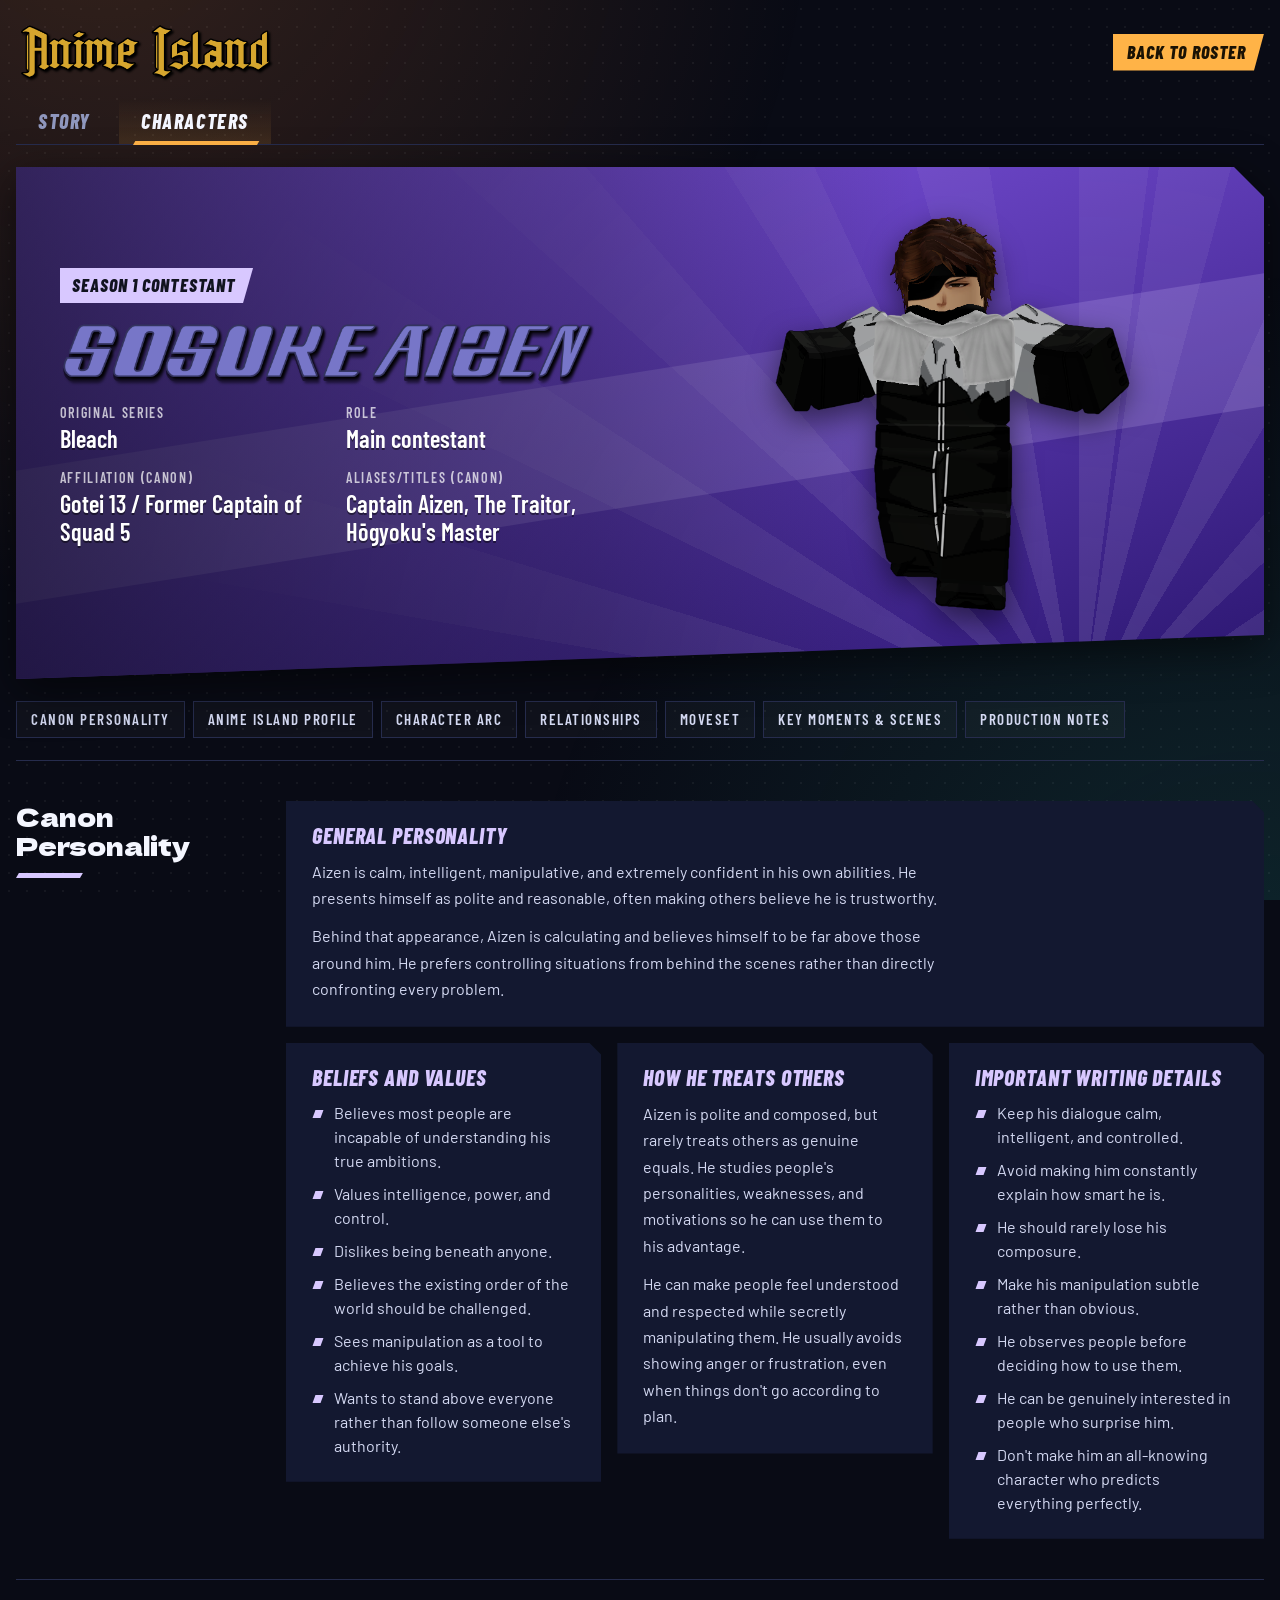
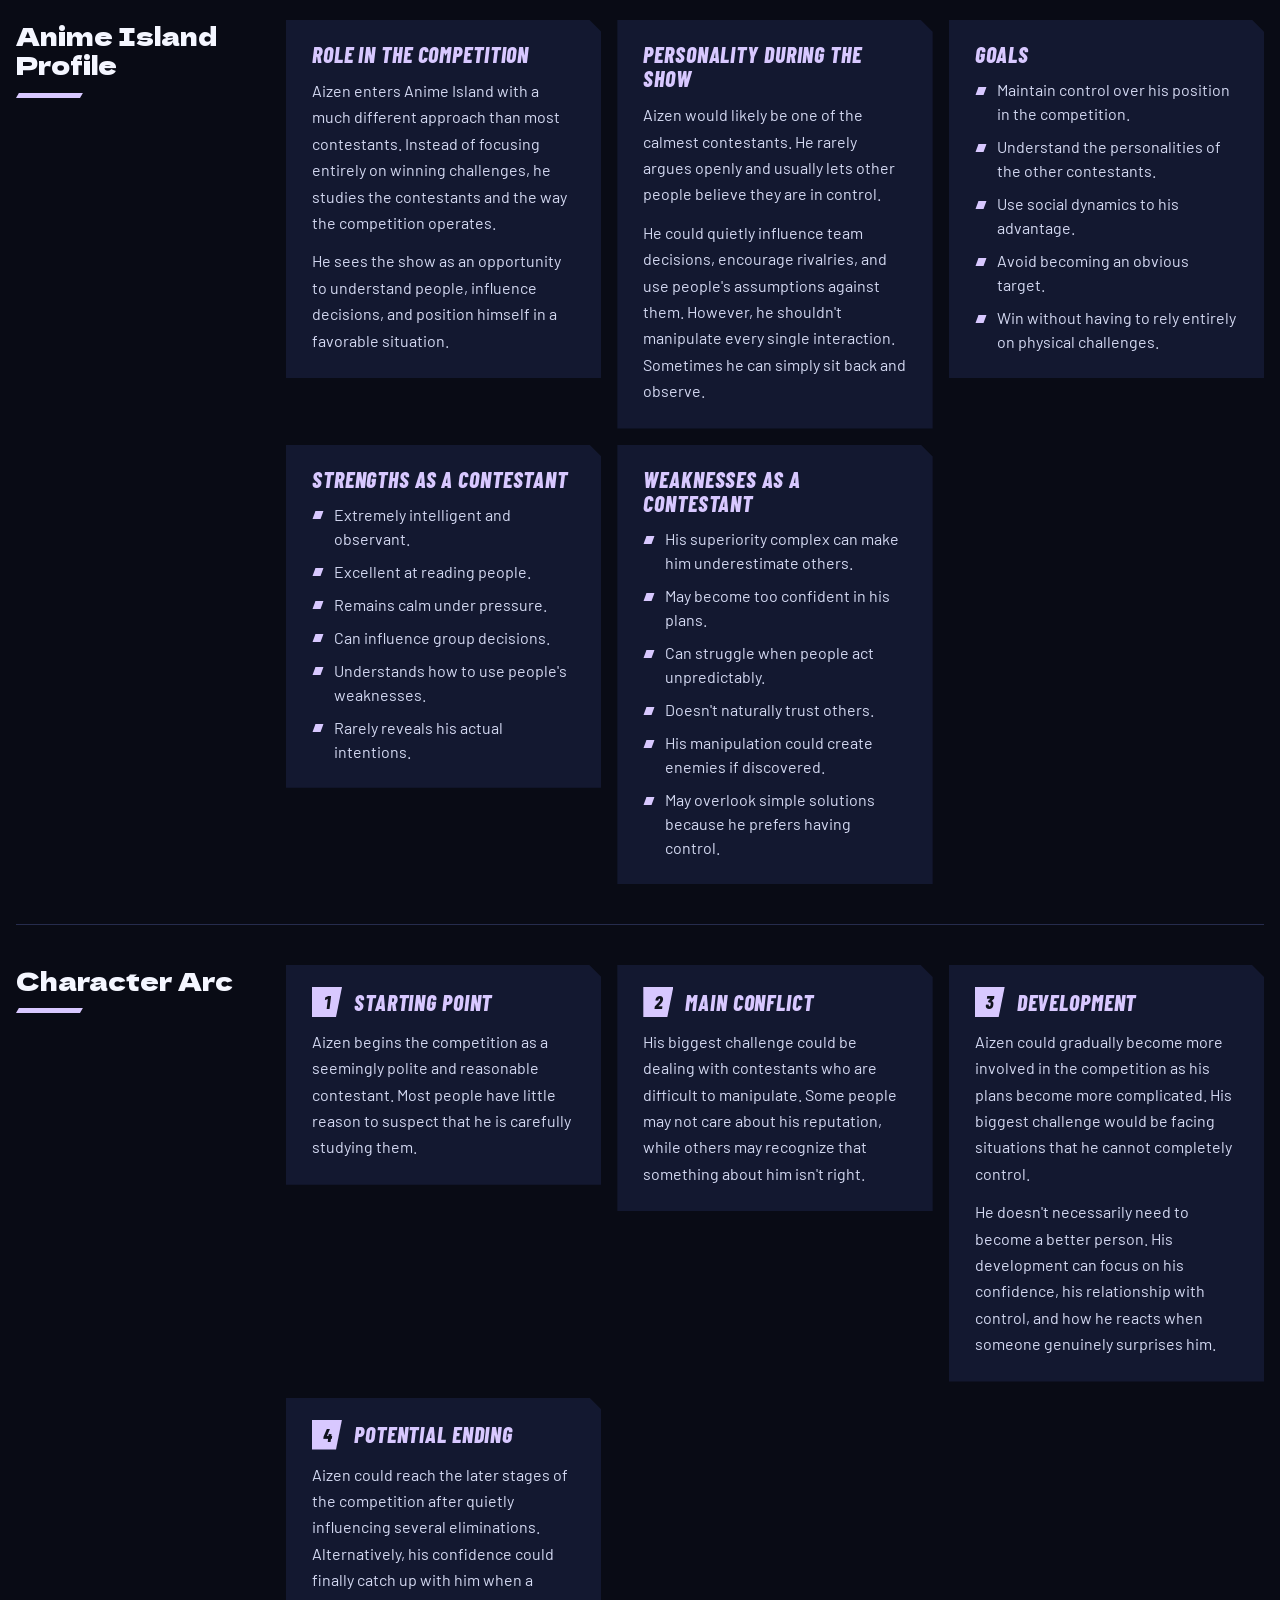
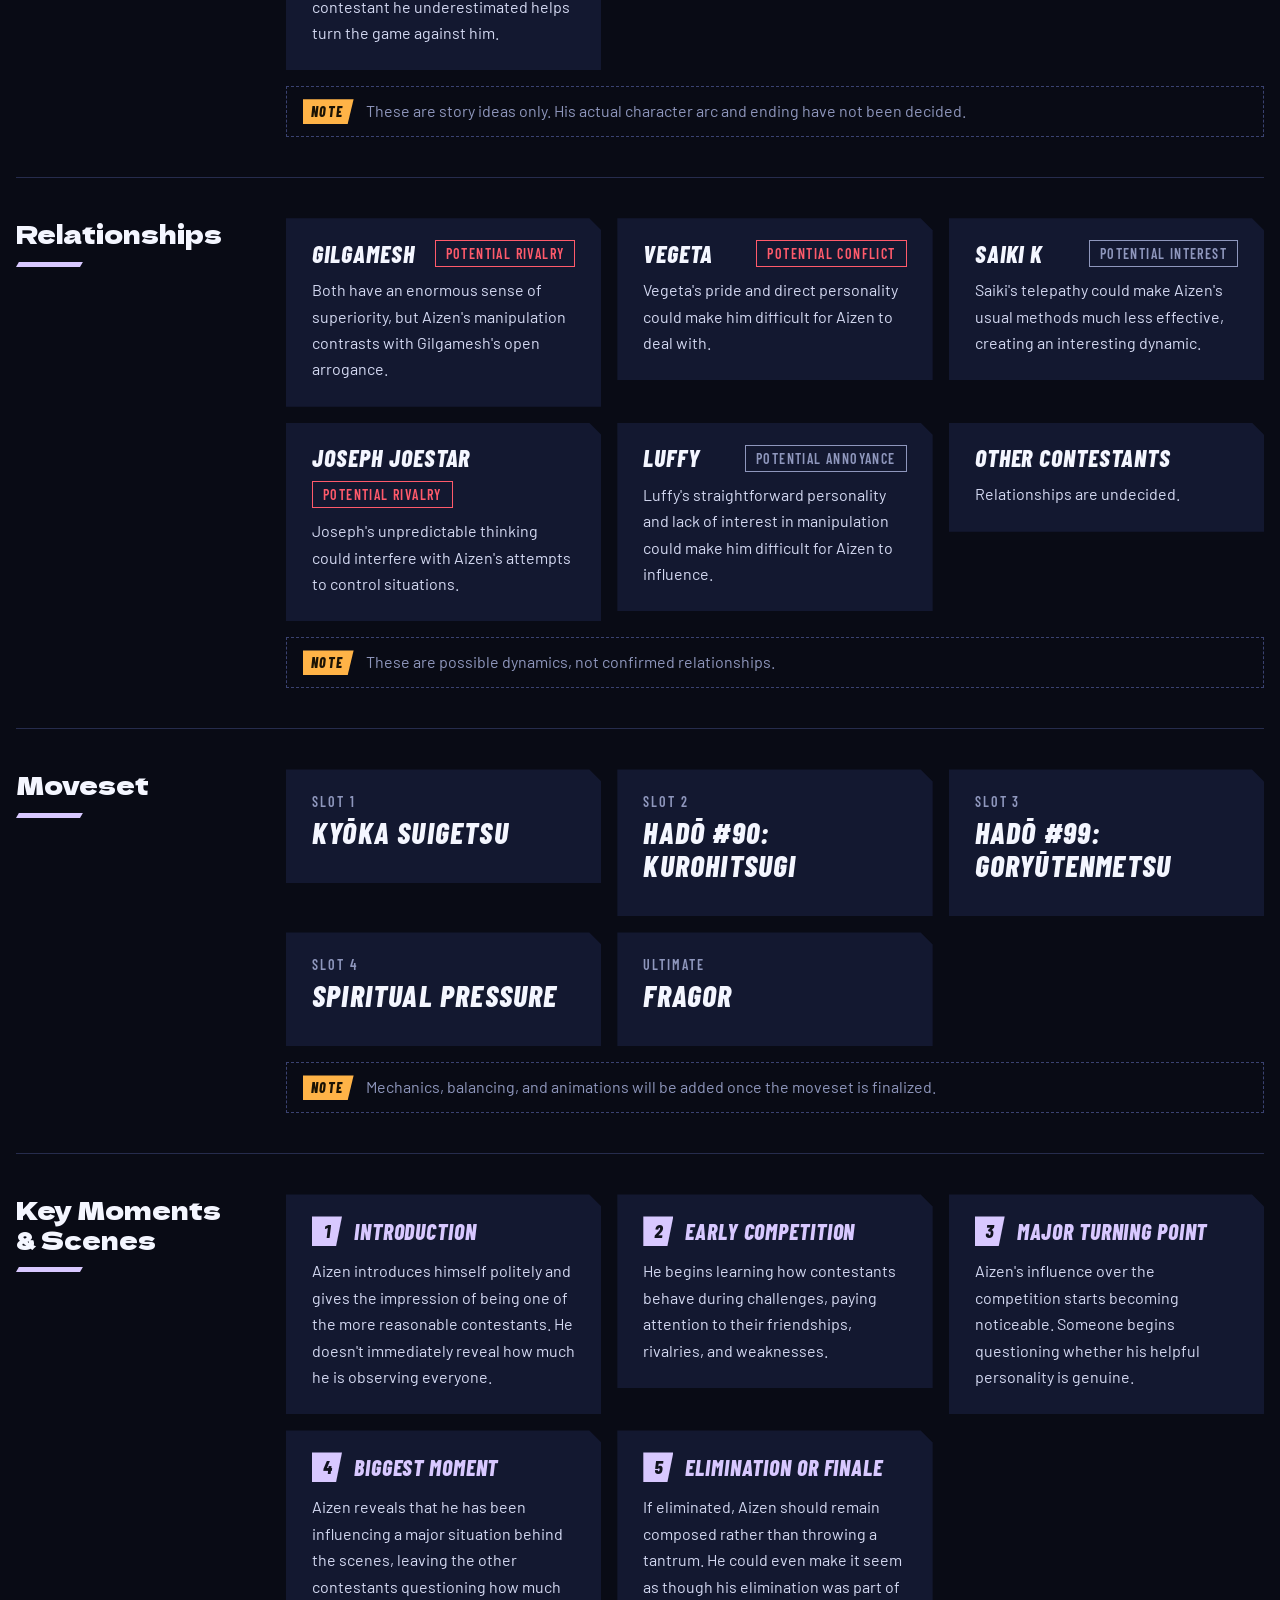
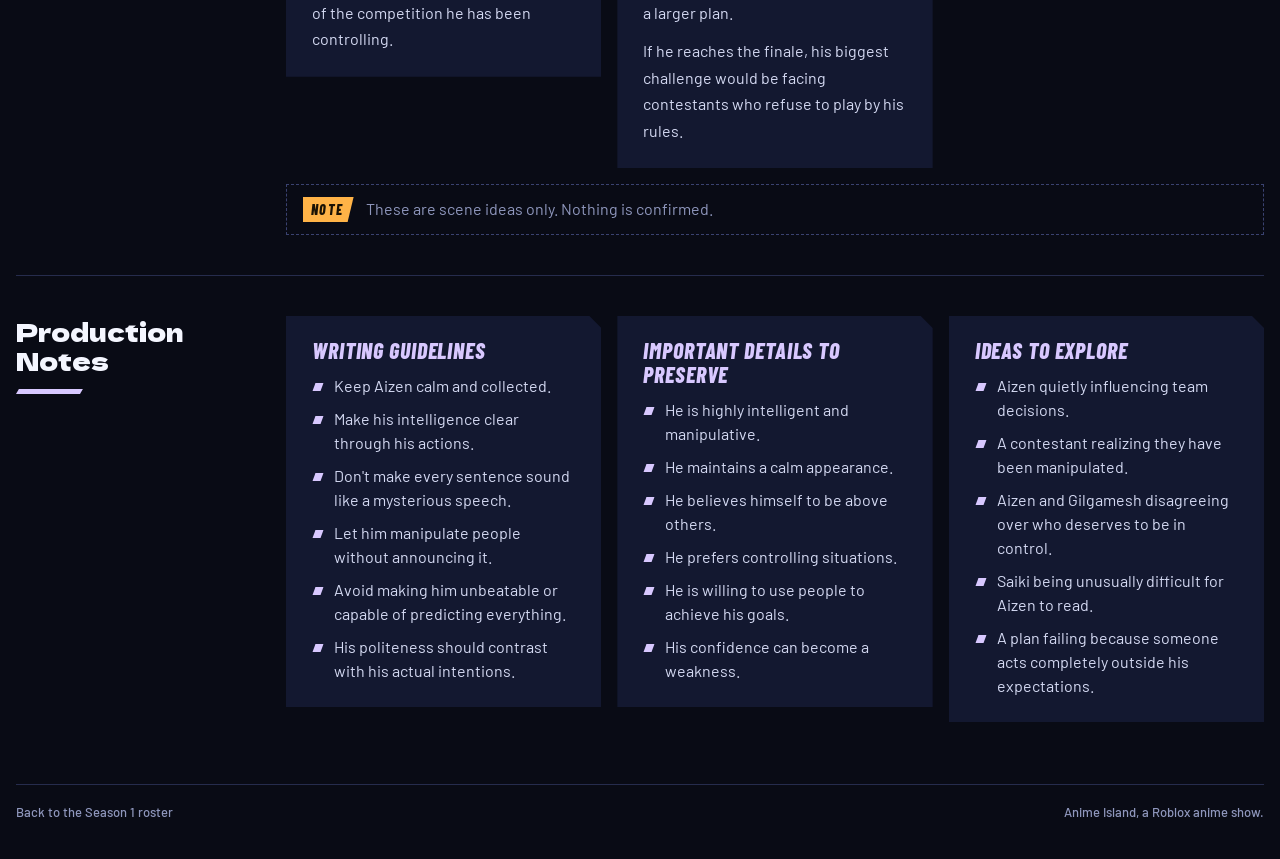
<file: characters/sosuke-aizen.html>
<!doctype html>
<html lang="en">
<head>
<meta charset="utf-8">
<meta name="viewport" content="width=device-width, initial-scale=1, viewport-fit=cover">
<title>Sosuke Aizen | Anime Island</title>
<link rel="stylesheet" href="https://fonts.googleapis.com/css2?family=Barlow+Condensed:ital,wght@0,600;1,800&family=Barlow:wght@500;600&family=Dela+Gothic+One&display=swap">
<link rel="stylesheet" href="../assets/character.css">
</head>
<body>
<div id="app" class="wrap"></div>

<script>
/* CHARACTER PAGE DATA: the only part to edit for this character.
   Block types and options are explained at the top of monkey-d-luffy.html.
   Images: ../images/sosuke-aizen.png (render) and ../images/sosuke-aizen-logo.png (optional name logo).
   Colors match this character's roster card.
   Moves: use  slot: 1  for a numbered slot, or  label: "Ultimate"  for a move that isn't a numbered slot. */
window.CHARACTER = {
  "slug": "sosuke-aizen",
  "name": "Sosuke Aizen",
  "status": "Season 1 Contestant",
  "colors": [
    "#8a5cf0",
    "#2b1670"
  ],
  "accent": "#d8c8ff",
  "facts": [
    {
      "label": "Original Series",
      "value": "Bleach"
    },
    {
      "label": "Role",
      "value": "Main contestant"
    },
    {
      "label": "Affiliation (Canon)",
      "value": "Gotei 13 / Former Captain of Squad 5"
    },
    {
      "label": "Aliases/Titles (Canon)",
      "value": [
        "Captain Aizen",
        "The Traitor",
        "Hōgyoku's Master"
      ]
    }
  ],
  "sections": [
    {
      "id": "personality",
      "title": "Canon Personality",
      "blocks": [
        {
          "type": "text",
          "heading": "General Personality",
          "body": [
            "Aizen is calm, intelligent, manipulative, and extremely confident in his own abilities. He presents himself as polite and reasonable, often making others believe he is trustworthy.",
            "Behind that appearance, Aizen is calculating and believes himself to be far above those around him. He prefers controlling situations from behind the scenes rather than directly confronting every problem."
          ],
          "wide": true
        },
        {
          "type": "list",
          "heading": "Beliefs and Values",
          "items": [
            "Believes most people are incapable of understanding his true ambitions.",
            "Values intelligence, power, and control.",
            "Dislikes being beneath anyone.",
            "Believes the existing order of the world should be challenged.",
            "Sees manipulation as a tool to achieve his goals.",
            "Wants to stand above everyone rather than follow someone else's authority."
          ]
        },
        {
          "type": "text",
          "heading": "How He Treats Others",
          "body": [
            "Aizen is polite and composed, but rarely treats others as genuine equals. He studies people's personalities, weaknesses, and motivations so he can use them to his advantage.",
            "He can make people feel understood and respected while secretly manipulating them. He usually avoids showing anger or frustration, even when things don't go according to plan."
          ]
        },
        {
          "type": "list",
          "heading": "Important Writing Details",
          "items": [
            "Keep his dialogue calm, intelligent, and controlled.",
            "Avoid making him constantly explain how smart he is.",
            "He should rarely lose his composure.",
            "Make his manipulation subtle rather than obvious.",
            "He observes people before deciding how to use them.",
            "He can be genuinely interested in people who surprise him.",
            "Don't make him an all-knowing character who predicts everything perfectly."
          ]
        }
      ]
    },
    {
      "id": "profile",
      "title": "Anime Island Profile",
      "blocks": [
        {
          "type": "text",
          "heading": "Role in the Competition",
          "body": [
            "Aizen enters Anime Island with a much different approach than most contestants. Instead of focusing entirely on winning challenges, he studies the contestants and the way the competition operates.",
            "He sees the show as an opportunity to understand people, influence decisions, and position himself in a favorable situation."
          ]
        },
        {
          "type": "text",
          "heading": "Personality During the Show",
          "body": [
            "Aizen would likely be one of the calmest contestants. He rarely argues openly and usually lets other people believe they are in control.",
            "He could quietly influence team decisions, encourage rivalries, and use people's assumptions against them. However, he shouldn't manipulate every single interaction. Sometimes he can simply sit back and observe."
          ]
        },
        {
          "type": "list",
          "heading": "Goals",
          "items": [
            "Maintain control over his position in the competition.",
            "Understand the personalities of the other contestants.",
            "Use social dynamics to his advantage.",
            "Avoid becoming an obvious target.",
            "Win without having to rely entirely on physical challenges."
          ]
        },
        {
          "type": "list",
          "heading": "Strengths as a Contestant",
          "items": [
            "Extremely intelligent and observant.",
            "Excellent at reading people.",
            "Remains calm under pressure.",
            "Can influence group decisions.",
            "Understands how to use people's weaknesses.",
            "Rarely reveals his actual intentions."
          ]
        },
        {
          "type": "list",
          "heading": "Weaknesses as a Contestant",
          "items": [
            "His superiority complex can make him underestimate others.",
            "May become too confident in his plans.",
            "Can struggle when people act unpredictably.",
            "Doesn't naturally trust others.",
            "His manipulation could create enemies if discovered.",
            "May overlook simple solutions because he prefers having control."
          ]
        }
      ]
    },
    {
      "id": "arc",
      "title": "Character Arc",
      "blocks": [
        {
          "type": "steps",
          "items": [
            {
              "heading": "Starting Point",
              "body": "Aizen begins the competition as a seemingly polite and reasonable contestant. Most people have little reason to suspect that he is carefully studying them."
            },
            {
              "heading": "Main Conflict",
              "body": "His biggest challenge could be dealing with contestants who are difficult to manipulate. Some people may not care about his reputation, while others may recognize that something about him isn't right."
            },
            {
              "heading": "Development",
              "body": [
                "Aizen could gradually become more involved in the competition as his plans become more complicated. His biggest challenge would be facing situations that he cannot completely control.",
                "He doesn't necessarily need to become a better person. His development can focus on his confidence, his relationship with control, and how he reacts when someone genuinely surprises him."
              ]
            },
            {
              "heading": "Potential Ending",
              "body": "Aizen could reach the later stages of the competition after quietly influencing several eliminations. Alternatively, his confidence could finally catch up with him when a contestant he underestimated helps turn the game against him."
            }
          ]
        },
        {
          "type": "note",
          "label": "Note",
          "text": "These are story ideas only. His actual character arc and ending have not been decided."
        }
      ]
    },
    {
      "id": "relationships",
      "title": "Relationships",
      "blocks": [
        {
          "type": "relations",
          "items": [
            {
              "name": "Gilgamesh",
              "tag": "Potential rivalry",
              "tone": "conflict",
              "text": "Both have an enormous sense of superiority, but Aizen's manipulation contrasts with Gilgamesh's open arrogance."
            },
            {
              "name": "Vegeta",
              "tag": "Potential conflict",
              "tone": "conflict",
              "text": "Vegeta's pride and direct personality could make him difficult for Aizen to deal with."
            },
            {
              "name": "Saiki K",
              "tag": "Potential interest",
              "text": "Saiki's telepathy could make Aizen's usual methods much less effective, creating an interesting dynamic."
            },
            {
              "name": "Joseph Joestar",
              "tag": "Potential rivalry",
              "tone": "conflict",
              "text": "Joseph's unpredictable thinking could interfere with Aizen's attempts to control situations."
            },
            {
              "name": "Luffy",
              "tag": "Potential annoyance",
              "text": "Luffy's straightforward personality and lack of interest in manipulation could make him difficult for Aizen to influence."
            },
            {
              "name": "Other contestants",
              "text": "Relationships are undecided."
            }
          ]
        },
        {
          "type": "note",
          "label": "Note",
          "text": "These are possible dynamics, not confirmed relationships."
        }
      ]
    },
    {
      "id": "moveset",
      "title": "Moveset",
      "blocks": [
        {
          "type": "moves",
          "items": [
            {
              "slot": 1,
              "name": "Kyōka Suigetsu"
            },
            {
              "slot": 2,
              "name": "Hadō #90: Kurohitsugi"
            },
            {
              "slot": 3,
              "name": "Hadō #99: Goryūtenmetsu"
            },
            {
              "slot": 4,
              "name": "Spiritual Pressure"
            },
            {
              "label": "Ultimate",
              "name": "Fragor"
            }
          ]
        },
        {
          "type": "note",
          "label": "Note",
          "text": "Mechanics, balancing, and animations will be added once the moveset is finalized."
        }
      ]
    },
    {
      "id": "moments",
      "title": "Key Moments & Scenes",
      "blocks": [
        {
          "type": "steps",
          "items": [
            {
              "heading": "Introduction",
              "body": "Aizen introduces himself politely and gives the impression of being one of the more reasonable contestants. He doesn't immediately reveal how much he is observing everyone."
            },
            {
              "heading": "Early Competition",
              "body": "He begins learning how contestants behave during challenges, paying attention to their friendships, rivalries, and weaknesses."
            },
            {
              "heading": "Major Turning Point",
              "body": "Aizen's influence over the competition starts becoming noticeable. Someone begins questioning whether his helpful personality is genuine."
            },
            {
              "heading": "Biggest Moment",
              "body": "Aizen reveals that he has been influencing a major situation behind the scenes, leaving the other contestants questioning how much of the competition he has been controlling."
            },
            {
              "heading": "Elimination or Finale",
              "body": [
                "If eliminated, Aizen should remain composed rather than throwing a tantrum. He could even make it seem as though his elimination was part of a larger plan.",
                "If he reaches the finale, his biggest challenge would be facing contestants who refuse to play by his rules."
              ]
            }
          ]
        },
        {
          "type": "note",
          "label": "Note",
          "text": "These are scene ideas only. Nothing is confirmed."
        }
      ]
    },
    {
      "id": "production",
      "title": "Production Notes",
      "blocks": [
        {
          "type": "list",
          "heading": "Writing Guidelines",
          "items": [
            "Keep Aizen calm and collected.",
            "Make his intelligence clear through his actions.",
            "Don't make every sentence sound like a mysterious speech.",
            "Let him manipulate people without announcing it.",
            "Avoid making him unbeatable or capable of predicting everything.",
            "His politeness should contrast with his actual intentions."
          ]
        },
        {
          "type": "list",
          "heading": "Important Details to Preserve",
          "items": [
            "He is highly intelligent and manipulative.",
            "He maintains a calm appearance.",
            "He believes himself to be above others.",
            "He prefers controlling situations.",
            "He is willing to use people to achieve his goals.",
            "His confidence can become a weakness."
          ]
        },
        {
          "type": "list",
          "heading": "Ideas to Explore",
          "items": [
            "Aizen quietly influencing team decisions.",
            "A contestant realizing they have been manipulated.",
            "Aizen and Gilgamesh disagreeing over who deserves to be in control.",
            "Saiki being unusually difficult for Aizen to read.",
            "A plan failing because someone acts completely outside his expectations."
          ]
        }
      ]
    }
  ]
};
</script>
<script src="../assets/character.js"></script>
</body>
</html>
</file>
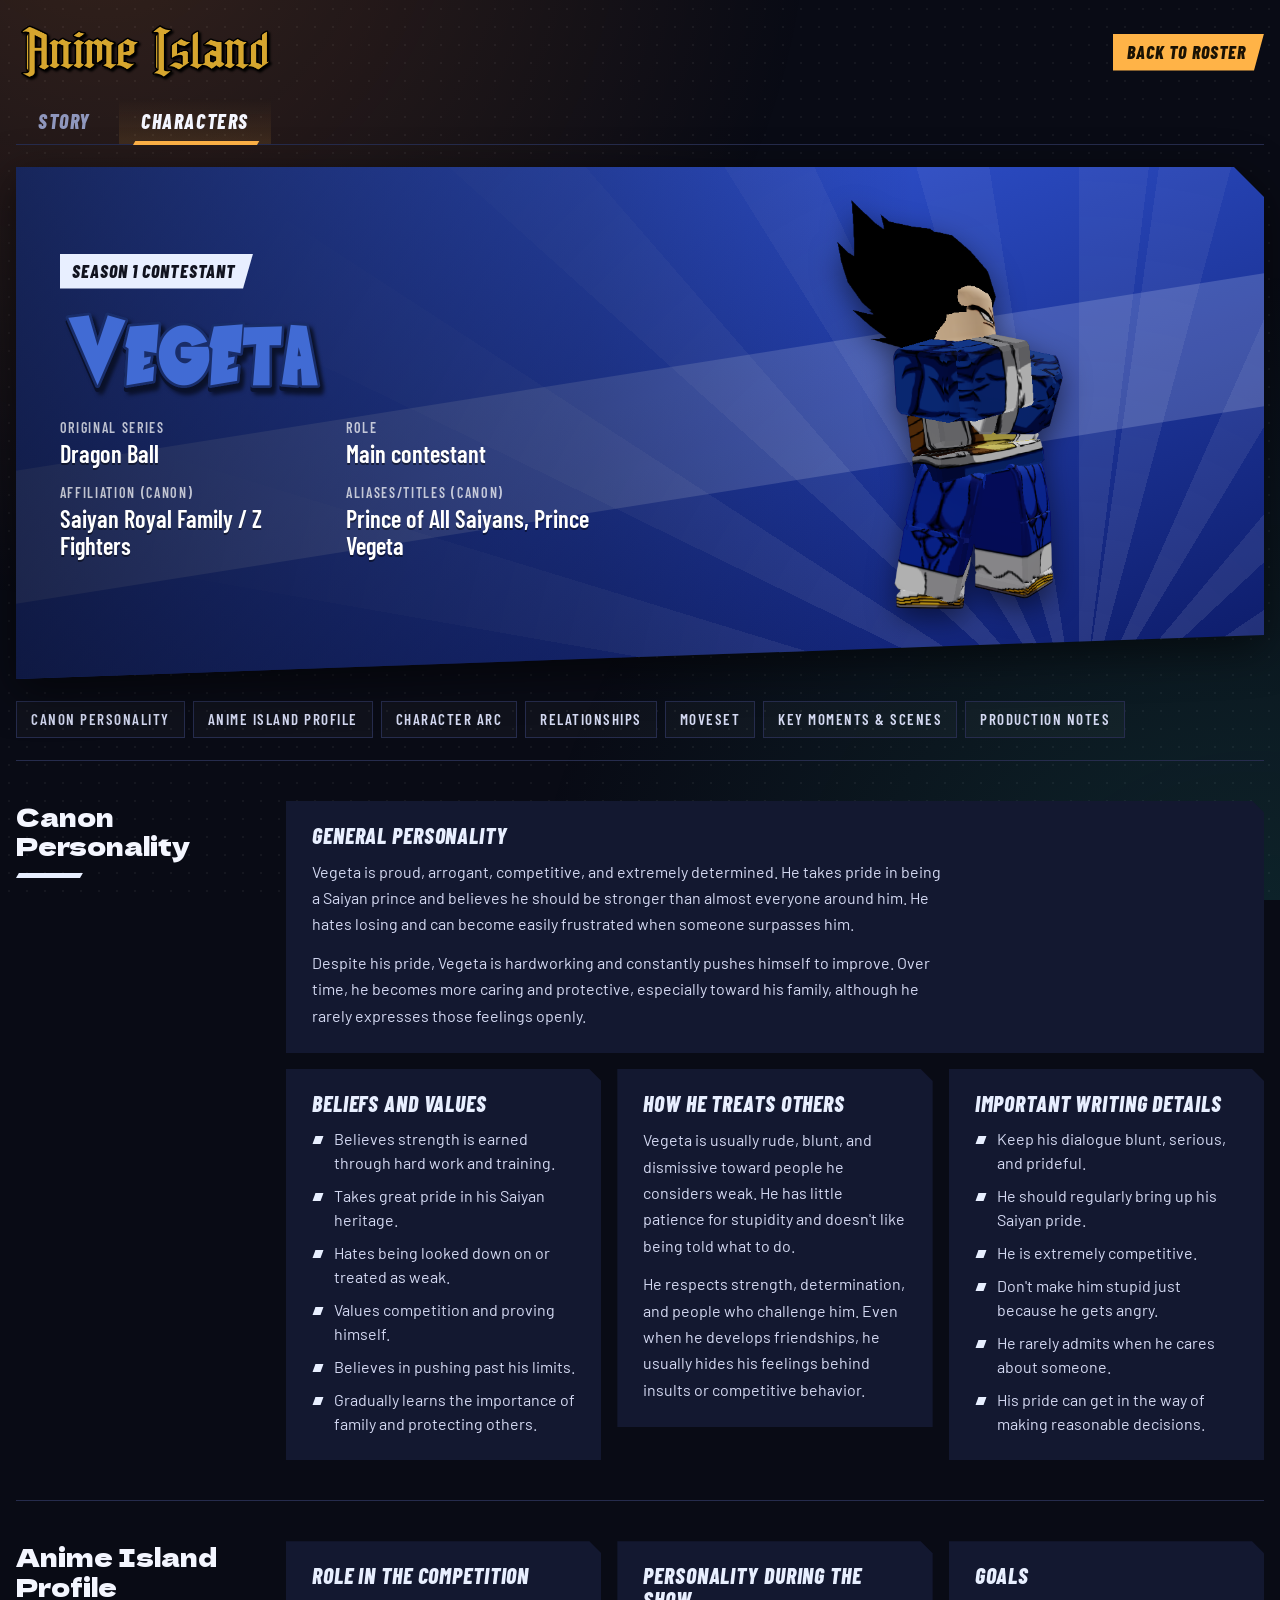
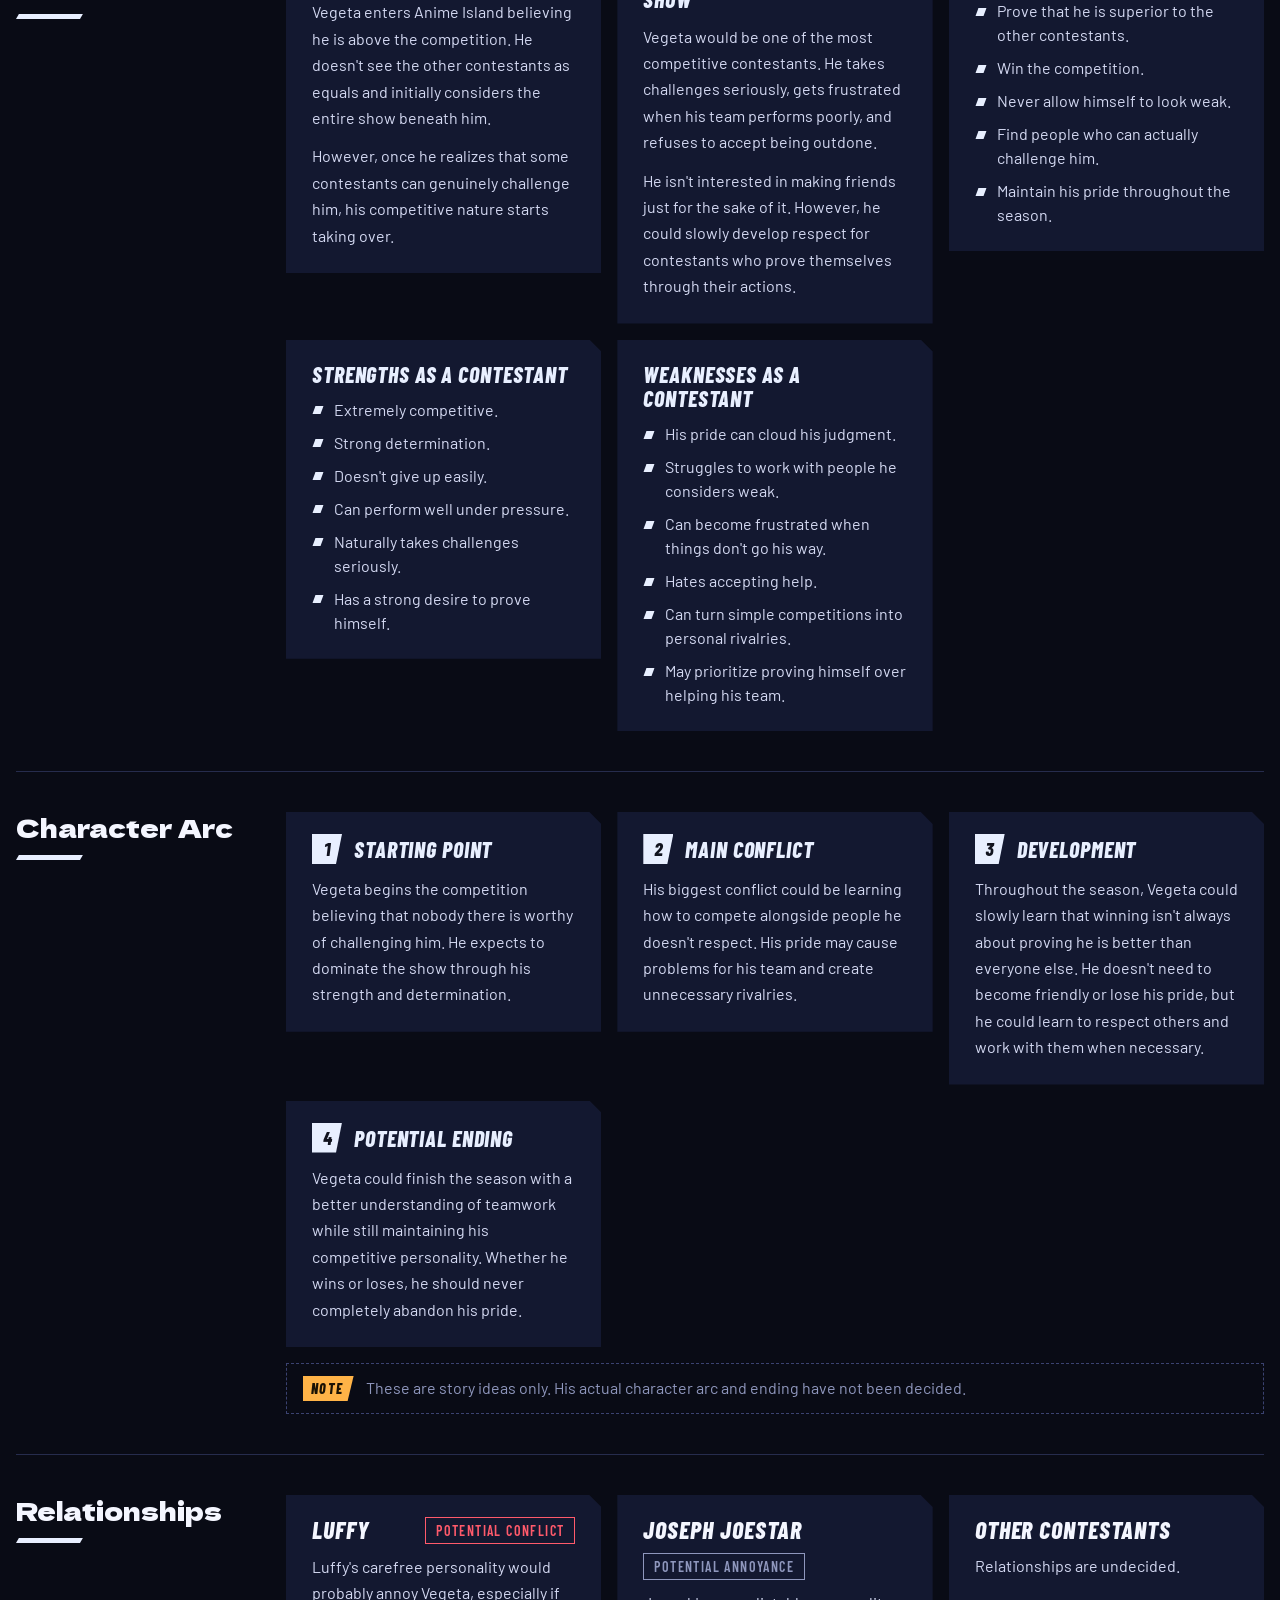
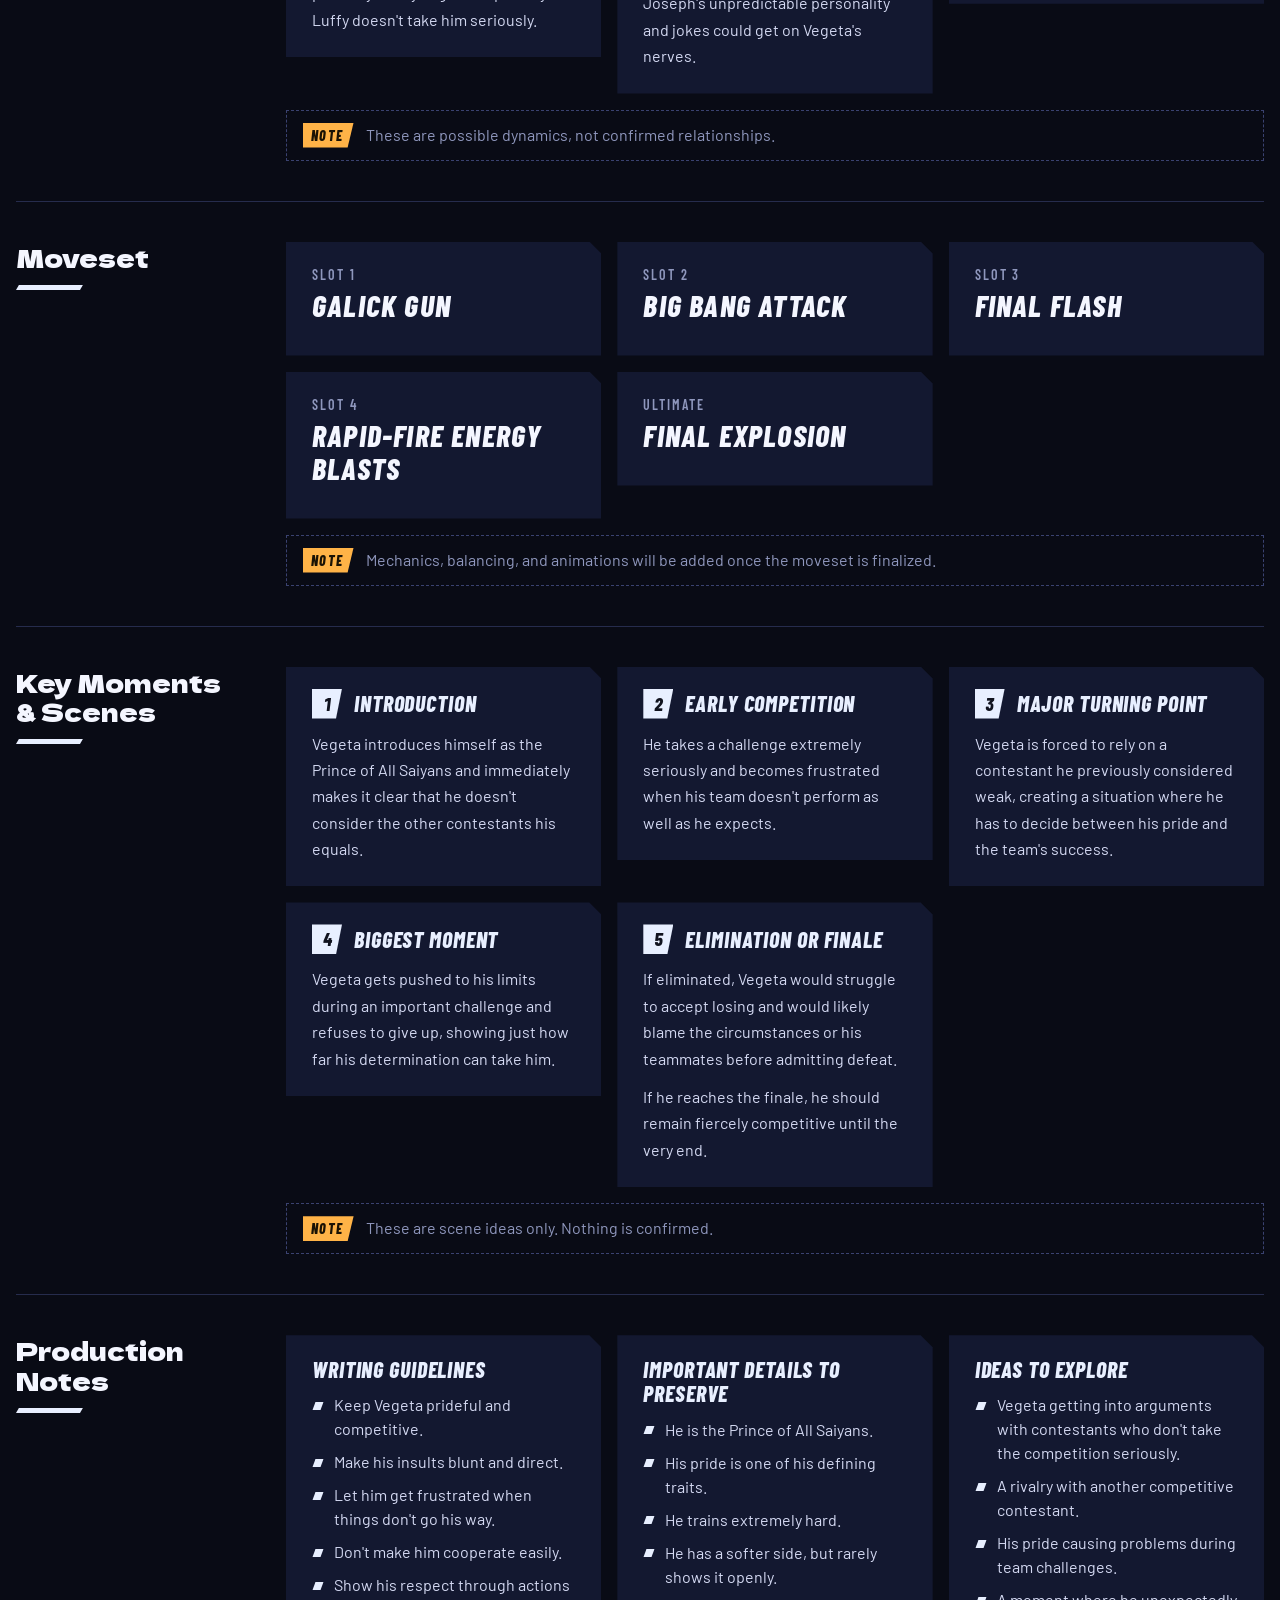
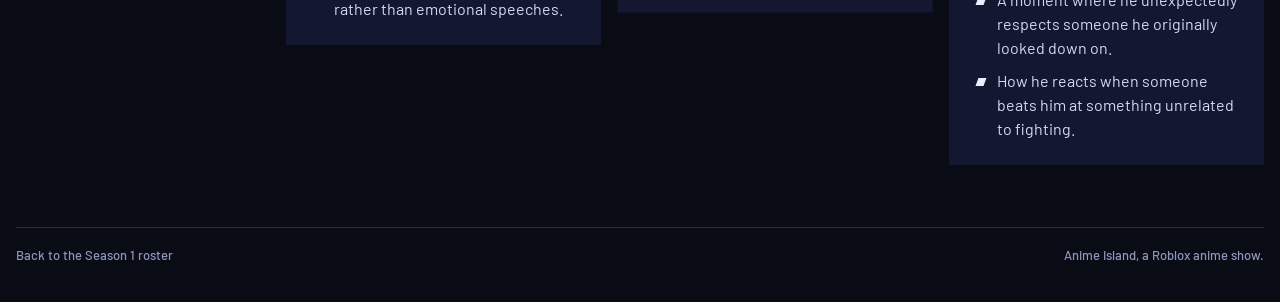
<file: characters/vegeta.html>
<!doctype html>
<html lang="en">
<head>
<meta charset="utf-8">
<meta name="viewport" content="width=device-width, initial-scale=1, viewport-fit=cover">
<title>Vegeta | Anime Island</title>
<link rel="stylesheet" href="https://fonts.googleapis.com/css2?family=Barlow+Condensed:ital,wght@0,600;1,800&family=Barlow:wght@500;600&family=Dela+Gothic+One&display=swap">
<link rel="stylesheet" href="../assets/character.css">
</head>
<body>
<div id="app" class="wrap"></div>

<script>
/* CHARACTER PAGE DATA: the only part to edit for this character.
   Block types and options are explained at the top of monkey-d-luffy.html.
   Images: ../images/vegeta.png (render) and ../images/vegeta-logo.png (optional name logo).
   Colors match this character's roster card.
   Moves: use  slot: 1  for a numbered slot, or  label: "Ultimate"  for a move that isn't a numbered slot. */
window.CHARACTER = {
  "slug": "vegeta",
  "name": "Vegeta",
  "status": "Season 1 Contestant",
  "colors": [
    "#3a63f0",
    "#0c1a66"
  ],
  "accent": "#e8efff",
  "facts": [
    {
      "label": "Original Series",
      "value": "Dragon Ball"
    },
    {
      "label": "Role",
      "value": "Main contestant"
    },
    {
      "label": "Affiliation (Canon)",
      "value": "Saiyan Royal Family / Z Fighters"
    },
    {
      "label": "Aliases/Titles (Canon)",
      "value": [
        "Prince of All Saiyans",
        "Prince Vegeta"
      ]
    }
  ],
  "sections": [
    {
      "id": "personality",
      "title": "Canon Personality",
      "blocks": [
        {
          "type": "text",
          "heading": "General Personality",
          "body": [
            "Vegeta is proud, arrogant, competitive, and extremely determined. He takes pride in being a Saiyan prince and believes he should be stronger than almost everyone around him. He hates losing and can become easily frustrated when someone surpasses him.",
            "Despite his pride, Vegeta is hardworking and constantly pushes himself to improve. Over time, he becomes more caring and protective, especially toward his family, although he rarely expresses those feelings openly."
          ],
          "wide": true
        },
        {
          "type": "list",
          "heading": "Beliefs and Values",
          "items": [
            "Believes strength is earned through hard work and training.",
            "Takes great pride in his Saiyan heritage.",
            "Hates being looked down on or treated as weak.",
            "Values competition and proving himself.",
            "Believes in pushing past his limits.",
            "Gradually learns the importance of family and protecting others."
          ]
        },
        {
          "type": "text",
          "heading": "How He Treats Others",
          "body": [
            "Vegeta is usually rude, blunt, and dismissive toward people he considers weak. He has little patience for stupidity and doesn't like being told what to do.",
            "He respects strength, determination, and people who challenge him. Even when he develops friendships, he usually hides his feelings behind insults or competitive behavior."
          ]
        },
        {
          "type": "list",
          "heading": "Important Writing Details",
          "items": [
            "Keep his dialogue blunt, serious, and prideful.",
            "He should regularly bring up his Saiyan pride.",
            "He is extremely competitive.",
            "Don't make him stupid just because he gets angry.",
            "He rarely admits when he cares about someone.",
            "His pride can get in the way of making reasonable decisions."
          ]
        }
      ]
    },
    {
      "id": "profile",
      "title": "Anime Island Profile",
      "blocks": [
        {
          "type": "text",
          "heading": "Role in the Competition",
          "body": [
            "Vegeta enters Anime Island believing he is above the competition. He doesn't see the other contestants as equals and initially considers the entire show beneath him.",
            "However, once he realizes that some contestants can genuinely challenge him, his competitive nature starts taking over."
          ]
        },
        {
          "type": "text",
          "heading": "Personality During the Show",
          "body": [
            "Vegeta would be one of the most competitive contestants. He takes challenges seriously, gets frustrated when his team performs poorly, and refuses to accept being outdone.",
            "He isn't interested in making friends just for the sake of it. However, he could slowly develop respect for contestants who prove themselves through their actions."
          ]
        },
        {
          "type": "list",
          "heading": "Goals",
          "items": [
            "Prove that he is superior to the other contestants.",
            "Win the competition.",
            "Never allow himself to look weak.",
            "Find people who can actually challenge him.",
            "Maintain his pride throughout the season."
          ]
        },
        {
          "type": "list",
          "heading": "Strengths as a Contestant",
          "items": [
            "Extremely competitive.",
            "Strong determination.",
            "Doesn't give up easily.",
            "Can perform well under pressure.",
            "Naturally takes challenges seriously.",
            "Has a strong desire to prove himself."
          ]
        },
        {
          "type": "list",
          "heading": "Weaknesses as a Contestant",
          "items": [
            "His pride can cloud his judgment.",
            "Struggles to work with people he considers weak.",
            "Can become frustrated when things don't go his way.",
            "Hates accepting help.",
            "Can turn simple competitions into personal rivalries.",
            "May prioritize proving himself over helping his team."
          ]
        }
      ]
    },
    {
      "id": "arc",
      "title": "Character Arc",
      "blocks": [
        {
          "type": "steps",
          "items": [
            {
              "heading": "Starting Point",
              "body": "Vegeta begins the competition believing that nobody there is worthy of challenging him. He expects to dominate the show through his strength and determination."
            },
            {
              "heading": "Main Conflict",
              "body": "His biggest conflict could be learning how to compete alongside people he doesn't respect. His pride may cause problems for his team and create unnecessary rivalries."
            },
            {
              "heading": "Development",
              "body": "Throughout the season, Vegeta could slowly learn that winning isn't always about proving he is better than everyone else. He doesn't need to become friendly or lose his pride, but he could learn to respect others and work with them when necessary."
            },
            {
              "heading": "Potential Ending",
              "body": "Vegeta could finish the season with a better understanding of teamwork while still maintaining his competitive personality. Whether he wins or loses, he should never completely abandon his pride."
            }
          ]
        },
        {
          "type": "note",
          "label": "Note",
          "text": "These are story ideas only. His actual character arc and ending have not been decided."
        }
      ]
    },
    {
      "id": "relationships",
      "title": "Relationships",
      "blocks": [
        {
          "type": "relations",
          "items": [
            {
              "name": "Luffy",
              "tag": "Potential conflict",
              "tone": "conflict",
              "text": "Luffy's carefree personality would probably annoy Vegeta, especially if Luffy doesn't take him seriously."
            },
            {
              "name": "Joseph Joestar",
              "tag": "Potential annoyance",
              "text": "Joseph's unpredictable personality and jokes could get on Vegeta's nerves."
            },
            {
              "name": "Other contestants",
              "text": "Relationships are undecided."
            }
          ]
        },
        {
          "type": "note",
          "label": "Note",
          "text": "These are possible dynamics, not confirmed relationships."
        }
      ]
    },
    {
      "id": "moveset",
      "title": "Moveset",
      "blocks": [
        {
          "type": "moves",
          "items": [
            {
              "slot": 1,
              "name": "Galick Gun"
            },
            {
              "slot": 2,
              "name": "Big Bang Attack"
            },
            {
              "slot": 3,
              "name": "Final Flash"
            },
            {
              "slot": 4,
              "name": "Rapid-Fire Energy Blasts"
            },
            {
              "label": "Ultimate",
              "name": "Final Explosion"
            }
          ]
        },
        {
          "type": "note",
          "label": "Note",
          "text": "Mechanics, balancing, and animations will be added once the moveset is finalized."
        }
      ]
    },
    {
      "id": "moments",
      "title": "Key Moments & Scenes",
      "blocks": [
        {
          "type": "steps",
          "items": [
            {
              "heading": "Introduction",
              "body": "Vegeta introduces himself as the Prince of All Saiyans and immediately makes it clear that he doesn't consider the other contestants his equals."
            },
            {
              "heading": "Early Competition",
              "body": "He takes a challenge extremely seriously and becomes frustrated when his team doesn't perform as well as he expects."
            },
            {
              "heading": "Major Turning Point",
              "body": "Vegeta is forced to rely on a contestant he previously considered weak, creating a situation where he has to decide between his pride and the team's success."
            },
            {
              "heading": "Biggest Moment",
              "body": "Vegeta gets pushed to his limits during an important challenge and refuses to give up, showing just how far his determination can take him."
            },
            {
              "heading": "Elimination or Finale",
              "body": [
                "If eliminated, Vegeta would struggle to accept losing and would likely blame the circumstances or his teammates before admitting defeat.",
                "If he reaches the finale, he should remain fiercely competitive until the very end."
              ]
            }
          ]
        },
        {
          "type": "note",
          "label": "Note",
          "text": "These are scene ideas only. Nothing is confirmed."
        }
      ]
    },
    {
      "id": "production",
      "title": "Production Notes",
      "blocks": [
        {
          "type": "list",
          "heading": "Writing Guidelines",
          "items": [
            "Keep Vegeta prideful and competitive.",
            "Make his insults blunt and direct.",
            "Let him get frustrated when things don't go his way.",
            "Don't make him cooperate easily.",
            "Show his respect through actions rather than emotional speeches."
          ]
        },
        {
          "type": "list",
          "heading": "Important Details to Preserve",
          "items": [
            "He is the Prince of All Saiyans.",
            "His pride is one of his defining traits.",
            "He trains extremely hard.",
            "He has a softer side, but rarely shows it openly."
          ]
        },
        {
          "type": "list",
          "heading": "Ideas to Explore",
          "items": [
            "Vegeta getting into arguments with contestants who don't take the competition seriously.",
            "A rivalry with another competitive contestant.",
            "His pride causing problems during team challenges.",
            "A moment where he unexpectedly respects someone he originally looked down on.",
            "How he reacts when someone beats him at something unrelated to fighting."
          ]
        }
      ]
    }
  ]
};
</script>
<script src="../assets/character.js"></script>
</body>
</html>
</file>
<file: assets/character.css>
/* Anime Island character pages: shared styles for EVERY character page.
   Layout: slim brand bar, a wide colored hero (name + facts left, big render right),
   then stacked sections. Each section = title column on the left, content panels on the right.
   Character colors come from the page's data (CSS vars --c1 --c2 --accent are set by character.js). */

:root {
  --ink: #090b15;
  --panel: #131830;
  --line: #262c4d;
  --text: #f4f6ff;
  --body: #d4d9f2;
  --muted: #8f97bd;
  --sun: #ffb347;
  --sea: #2fd0c0;
  --hot: #ff5a6b;
  --font-display: "Dela Gothic One", "Arial Black", Impact, sans-serif;
  --font-name: "Barlow Condensed", "Arial Narrow", Impact, sans-serif;
  --font-body: "Barlow", system-ui, -apple-system, "Segoe UI", sans-serif;
  --c1: #555;
  --c2: #222;
  --accent: #fff;
  --s: 1;
  --x: 0%;
  --y: 0%;
  color-scheme: dark;
}

* { box-sizing: border-box; }

html, body { min-height: 100%; }

body {
  margin: 0;
  background: var(--ink);
  color: var(--text);
  font-family: var(--font-body);
  font-size: 16px;
  line-height: 1.5;
  padding-left: max(16px, env(safe-area-inset-left, 0px));
  padding-right: max(16px, env(safe-area-inset-right, 0px));
  padding-block: 20px 36px;
  position: relative;
  overflow-x: hidden;
}

body::before {
  content: "";
  position: fixed;
  inset: 0;
  z-index: 0;
  pointer-events: none;
  background:
    radial-gradient(circle at 8% -12%, rgba(255, 140, 60, 0.18), transparent 46%),
    radial-gradient(circle at 98% 112%, rgba(47, 208, 192, 0.14), transparent 46%),
    radial-gradient(rgba(255, 255, 255, 0.05) 1px, transparent 1.3px) 0 0 / 18px 18px;
}

a { color: inherit; }

:focus-visible { outline: 2px solid var(--sun); outline-offset: 3px; }

.wrap {
  position: relative;
  z-index: 1;
  max-width: 1570px;
  margin-inline: auto;
  display: flex;
  flex-direction: column;
  gap: 22px;
}

/* ---------- Brand bar ---------- */
.bar {
  display: flex;
  align-items: center;
  justify-content: space-between;
  gap: 16px;
  flex-wrap: wrap;
}

.brand { margin: 0; line-height: 0; min-width: 0; }
.brand a { display: block; }
.brand img { display: block; height: clamp(44px, 5vw, 64px); width: auto; max-width: 100%; }

.back {
  font-family: var(--font-name);
  font-style: italic;
  font-weight: 800;
  font-size: 18px;
  letter-spacing: 0.06em;
  text-transform: uppercase;
  text-decoration: none;
  color: #1a1204;
  background: var(--sun);
  padding: 5px 18px 5px 14px;
  clip-path: polygon(0 0, 100% 0, calc(100% - 10px) 100%, 0 100%);
}

.back:hover { background: #ffd08a; }

/* Link buttons inside a page (same look as "Back to roster") */
.btn-row { display: flex; flex-wrap: wrap; gap: 12px; }

.btn {
  display: inline-block;
  font-family: var(--font-name);
  font-style: italic;
  font-weight: 800;
  font-size: 18px;
  letter-spacing: 0.06em;
  text-transform: uppercase;
  text-decoration: none;
  color: #1a1204;
  background: var(--sun);
  padding: 8px 22px 8px 16px;
  clip-path: polygon(0 0, 100% 0, calc(100% - 10px) 100%, 0 100%);
}

.btn:hover { background: #ffd08a; }

/* ---------- Main navigation (Story / Characters) ---------- */
.tabs {
  display: flex;
  gap: 6px;
  margin-top: -8px;
  border-bottom: 1px solid var(--line);
}

.tabs a {
  position: relative;
  display: flex;
  align-items: center;
  justify-content: center;
  min-height: 46px;
  padding: 0 22px;
  font-family: var(--font-name);
  font-style: italic;
  font-weight: 800;
  font-size: 20px;
  letter-spacing: 0.08em;
  text-transform: uppercase;
  text-decoration: none;
  color: var(--muted);
  transition: color 0.15s ease, background-color 0.15s ease;
}

.tabs a::after {
  content: "";
  position: absolute;
  left: 14px;
  right: 14px;
  bottom: -1px;
  height: 4px;
  background: var(--sun);
  transform: skewX(-30deg) scaleX(0);
  transform-origin: 0 100%;
  transition: transform 0.18s ease, opacity 0.18s ease;
}

.tabs a:hover { color: var(--text); background: rgba(255, 255, 255, 0.04); }
.tabs a:hover::after { transform: skewX(-30deg) scaleX(0.35); opacity: 0.6; }

.tabs a[aria-current="page"] {
  color: var(--text);
  background: linear-gradient(180deg, transparent, rgba(255, 179, 71, 0.12));
}

.tabs a[aria-current="page"]::after { transform: skewX(-30deg) scaleX(1); opacity: 1; }

@media (max-width: 520px) {
  .tabs { gap: 0; }
  .tabs a { flex: 1; padding: 0 12px; font-size: 18px; }
}

@media (prefers-reduced-motion: reduce) {
  .tabs a, .tabs a::after { transition: none; }
}

/* ---------- Hero ---------- */
.hero-wrap {
  filter: drop-shadow(0 12px 22px rgba(0, 0, 0, 0.55));
}

.hero {
  position: relative;
  display: grid;
  grid-template-columns: minmax(0, 1fr) minmax(0, 1fr);
  min-height: clamp(400px, 40vw, 600px);
  background: linear-gradient(160deg, var(--c1), var(--c2));
  overflow: hidden;
  clip-path: polygon(0 0, calc(100% - 30px) 0, 100% 30px, 100% calc(100% - 44px), 0 100%);
}

.hero::before {
  content: "";
  position: absolute;
  inset: -30%;
  background: repeating-conic-gradient(from 8deg at 72% 88%, rgba(255, 255, 255, 0.11) 0deg 7deg, transparent 7deg 16deg);
  -webkit-mask-image: radial-gradient(circle at 72% 88%, #000 0%, transparent 62%);
  mask-image: radial-gradient(circle at 72% 88%, #000 0%, transparent 62%);
  pointer-events: none;
}

.hero::after {
  content: "";
  position: absolute;
  left: -10%;
  right: -10%;
  top: 40%;
  height: 26%;
  background: var(--accent);
  opacity: 0.18;
  transform: skewY(-9deg);
  pointer-events: none;
}

.hero-shade {
  position: absolute;
  inset: 0;
  z-index: 1;
  background: linear-gradient(90deg, rgba(5, 6, 14, 0.66) 0%, rgba(5, 6, 14, 0.3) 46%, transparent 72%);
  pointer-events: none;
}

.hero-copy {
  position: relative;
  z-index: 3;
  display: flex;
  flex-direction: column;
  justify-content: center;
  align-items: flex-start;
  gap: 18px;
  padding: 40px clamp(20px, 3.4vw, 52px) 72px;
  min-width: 0;
}

.status-tag {
  font-family: var(--font-name);
  font-style: italic;
  font-weight: 800;
  font-size: 18px;
  letter-spacing: 0.06em;
  text-transform: uppercase;
  color: #11131f;
  background: var(--accent);
  padding: 4px 18px 4px 12px;
  clip-path: polygon(0 0, 100% 0, calc(100% - 10px) 100%, 0 100%);
}

.hero-name {
  margin: 0;
  font-family: var(--font-name);
  font-style: italic;
  font-weight: 800;
  font-size: clamp(46px, 7.2vw, 112px);
  line-height: 0.9;
  letter-spacing: 0.01em;
  text-transform: uppercase;
  text-wrap: balance;
  color: #fff;
  text-shadow: 0 4px 0 rgba(0, 0, 0, 0.5);
  max-width: 100%;
}

.hero-name .name-logo {
  display: none;
  width: auto;
  height: auto;
  max-width: 100%;
  max-height: clamp(84px, 11vw, 160px);
  filter: drop-shadow(0 4px 0 rgba(0, 0, 0, 0.5));
}

.hero-name.has-logo .name-logo { display: block; }
.hero-name.has-logo .name-text {
  position: absolute;
  width: 1px;
  height: 1px;
  overflow: hidden;
  clip-path: inset(50%);
  white-space: nowrap;
}

.facts {
  margin: 0;
  display: grid;
  grid-template-columns: repeat(2, minmax(0, 1fr));
  gap: 14px 36px;
  max-width: 560px;
}

.facts > div { min-width: 0; }

.facts dt {
  font-family: var(--font-name);
  font-weight: 600;
  font-size: 14px;
  letter-spacing: 0.12em;
  text-transform: uppercase;
  color: rgba(255, 255, 255, 0.72);
}

.facts dd {
  margin: 2px 0 0;
  font-family: var(--font-name);
  font-weight: 600;
  font-size: clamp(20px, 1.9vw, 26px);
  line-height: 1.15;
  color: #fff;
  text-shadow: 0 2px 0 rgba(0, 0, 0, 0.45);
  overflow-wrap: anywhere;
}

/* Render: transparent PNG sits straight on the color. */
.hero-render {
  position: relative;
  z-index: 2;
  min-width: 0;
}

.hero-render img {
  position: absolute;
  left: 0;
  right: 0;
  top: 18px;
  bottom: 48px;
  width: 100%;
  height: calc(100% - 66px);
  max-width: none;
  object-fit: contain;
  object-position: 50% 100%;
  transform-origin: 50% 100%;
  transform: translate(var(--x), var(--y)) scale(var(--s));
  filter: drop-shadow(0 10px 14px rgba(0, 0, 0, 0.5));
}

.ghost {
  position: absolute;
  inset: 0 0 48px;
  display: none;
  align-items: center;
  justify-content: center;
}

.ghost svg { height: 70%; width: auto; color: #fff; opacity: 0.16; }

.ghost span {
  position: absolute;
  top: 50%;
  font-family: var(--font-name);
  font-weight: 600;
  font-size: 15px;
  letter-spacing: 0.12em;
  text-transform: uppercase;
  color: #fff;
  opacity: 0.55;
}

.hero.no-render .ghost { display: flex; }
.hero.no-render .hero-render img { display: none; }

/* ---------- Jump links ---------- */
.jump {
  display: flex;
  flex-wrap: wrap;
  gap: 8px;
  padding: 0;
  margin: 0;
  list-style: none;
}

.jump a {
  display: block;
  font-family: var(--font-name);
  font-weight: 600;
  font-size: 15px;
  letter-spacing: 0.1em;
  text-transform: uppercase;
  text-decoration: none;
  color: var(--body);
  padding: 6px 14px;
  border: 1px solid var(--line);
  background: rgba(255, 255, 255, 0.03);
}

.jump a:hover { border-color: var(--accent); color: #fff; }

/* ---------- Sections ---------- */
.sections { display: flex; flex-direction: column; }

.section {
  display: grid;
  grid-template-columns: 230px minmax(0, 1fr);
  gap: 20px 40px;
  padding-block: 40px;
  border-top: 1px solid var(--line);
  scroll-margin-top: 12px;
}

.section-head { min-width: 0; }

.section-head h2 {
  margin: 0;
  font-family: var(--font-display);
  font-weight: 400;
  font-size: clamp(20px, 2vw, 26px);
  line-height: 1.15;
  text-wrap: balance;
}

.section-head h2::after {
  content: "";
  display: block;
  width: 64px;
  height: 5px;
  margin-top: 14px;
  background: var(--accent);
  transform: skewX(-30deg);
  transform-origin: 0 100%;
}

.blocks {
  display: grid;
  grid-template-columns: repeat(auto-fit, minmax(min(100%, 300px), 1fr));
  gap: 16px;
  align-items: start;
  min-width: 0;
}

.panel {
  min-width: 0;
  background: var(--panel);
  padding: 22px 26px 24px;
  clip-path: polygon(0 0, calc(100% - 12px) 0, 100% 12px, 100% 100%, 0 100%);
}

.panel.wide { grid-column: 1 / -1; }

.panel h3 {
  margin: 0 0 12px;
  font-family: var(--font-name);
  font-style: italic;
  font-weight: 800;
  font-size: 22px;
  letter-spacing: 0.04em;
  text-transform: uppercase;
  color: var(--accent);
  line-height: 1.1;
}

.panel p {
  margin: 0 0 12px;
  color: var(--body);
  line-height: 1.65;
  max-width: 70ch;
}

.panel p:last-child { margin-bottom: 0; }

.list {
  list-style: none;
  margin: 0;
  padding: 0;
  display: grid;
  gap: 9px;
}

.list li {
  position: relative;
  padding-left: 22px;
  color: var(--body);
  line-height: 1.5;
}

.list li::before {
  content: "";
  position: absolute;
  left: 2px;
  top: 0.55em;
  width: 8px;
  height: 8px;
  background: var(--accent);
  transform: skewX(-20deg);
}

.terms { margin: 0; display: grid; gap: 14px; }
.terms dt {
  font-family: var(--font-name);
  font-style: italic;
  font-weight: 800;
  font-size: 18px;
  letter-spacing: 0.05em;
  text-transform: uppercase;
  color: var(--text);
}
.terms dd { margin: 2px 0 0; color: var(--body); line-height: 1.55; }

/* Ordered steps (arc, key moments) */
.step-head {
  display: flex;
  align-items: center;
  gap: 12px;
  margin-bottom: 12px;
}

.step-head h3 { margin: 0; }

.step-n {
  flex: none;
  min-width: 30px;
  text-align: center;
  font-family: var(--font-name);
  font-style: italic;
  font-weight: 800;
  font-size: 18px;
  line-height: 1;
  padding: 6px 8px;
  color: #11131f;
  background: var(--accent);
  clip-path: polygon(0 0, 100% 0, calc(100% - 6px) 100%, 0 100%);
  font-variant-numeric: tabular-nums;
}

/* Relationships */
.rel-top {
  display: flex;
  align-items: center;
  justify-content: space-between;
  gap: 10px 14px;
  flex-wrap: wrap;
  margin-bottom: 10px;
}

.rel-top h3 { margin: 0; color: var(--text); font-size: 24px; }

.tag {
  --tone: var(--muted);
  font-family: var(--font-name);
  font-weight: 600;
  font-size: 14px;
  letter-spacing: 0.1em;
  text-transform: uppercase;
  color: var(--tone);
  border: 1px solid var(--tone);
  padding: 2px 10px;
  white-space: nowrap;
}

.tag.friendly { --tone: var(--sea); }
.tag.conflict { --tone: var(--hot); }

/* Moveset */
.move .slot-n {
  font-family: var(--font-name);
  font-weight: 600;
  font-size: 14px;
  letter-spacing: 0.14em;
  text-transform: uppercase;
  color: var(--muted);
}

.move h3 {
  margin: 4px 0 10px;
  font-size: 30px;
  color: var(--text);
}

.move .variants { margin: 0; color: var(--body); }
.move .variants b {
  font-family: var(--font-name);
  font-weight: 600;
  letter-spacing: 0.08em;
  text-transform: uppercase;
  color: var(--accent);
  margin-right: 6px;
}

.move .move-note {
  margin: 10px 0 0;
  font-size: 14px;
  line-height: 1.5;
  color: var(--muted);
}

.move .variants + .move-note { margin-top: 12px; }

/* Status / draft notes */
.note {
  grid-column: 1 / -1;
  display: flex;
  align-items: baseline;
  gap: 12px;
  border: 1px dashed #3a4270;
  padding: 12px 16px;
  color: var(--muted);
  min-width: 0;
}

.note b {
  flex: none;
  font-family: var(--font-name);
  font-weight: 800;
  font-style: italic;
  font-size: 14px;
  letter-spacing: 0.1em;
  text-transform: uppercase;
  color: #1a1204;
  background: var(--sun);
  padding: 2px 10px 2px 8px;
  clip-path: polygon(0 0, 100% 0, calc(100% - 6px) 100%, 0 100%);
}

.note span { min-width: 0; }

/* ---------- Footer ---------- */
.foot {
  display: flex;
  justify-content: space-between;
  gap: 8px 20px;
  flex-wrap: wrap;
  color: var(--muted);
  font-size: 13px;
  font-weight: 500;
  padding-top: 18px;
  border-top: 1px solid var(--line);
}

.foot a { text-decoration: none; }
.foot a:hover { color: var(--text); }

/* ---------- Narrow screens ---------- */
@media (max-width: 900px) {
  .hero { grid-template-columns: minmax(0, 1fr); min-height: 0; }
  .hero-shade { background: linear-gradient(180deg, rgba(5, 6, 14, 0.6) 0%, rgba(5, 6, 14, 0.15) 60%, transparent 100%); }
  .hero-copy { padding-bottom: 12px; }
  .hero-render { height: 380px; }
  .hero::before { -webkit-mask-image: radial-gradient(circle at 50% 90%, #000 0%, transparent 62%); mask-image: radial-gradient(circle at 50% 90%, #000 0%, transparent 62%); background: repeating-conic-gradient(from 8deg at 50% 90%, rgba(255, 255, 255, 0.11) 0deg 7deg, transparent 7deg 16deg); }
  .section { grid-template-columns: minmax(0, 1fr); gap: 18px; padding-block: 32px; }
}

@media (max-width: 520px) {
  .facts { grid-template-columns: minmax(0, 1fr); }
  .panel { padding: 18px 18px 20px; }
  .hero-render { height: 320px; }
}
</file>
